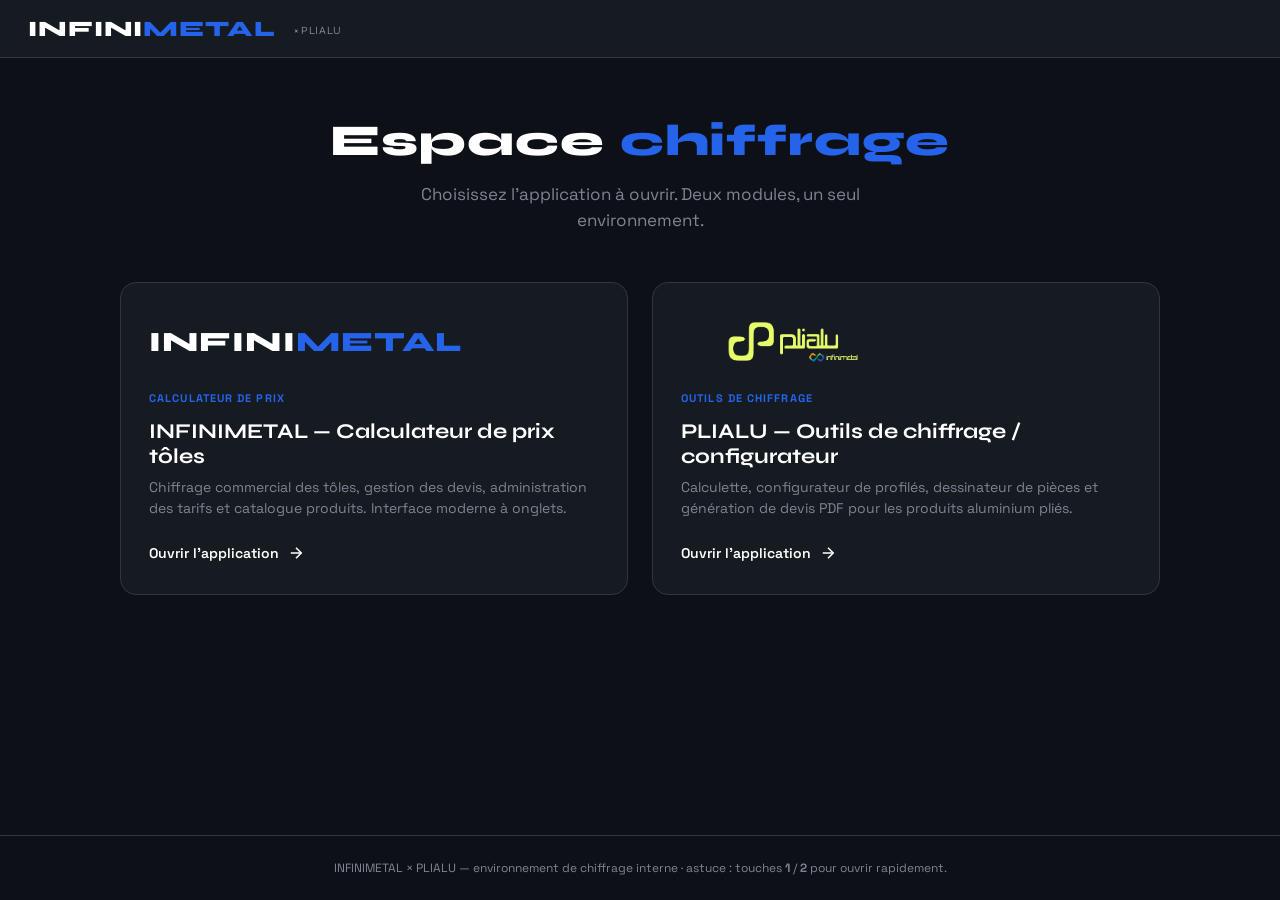
<file: index.html>
<!DOCTYPE html>
<html lang="fr">
<head>
  <meta charset="UTF-8">
  <meta name="viewport" content="width=device-width, initial-scale=1.0">
  <title>INFINIMETAL × PLIALU — Hub</title>
  <meta name="description" content="Hub central : accédez au calculateur de prix tôles INFINIMETAL ou aux outils de chiffrage PLIALU.">
  <link rel="preconnect" href="https://fonts.googleapis.com/">
  <link rel="preconnect" href="https://fonts.gstatic.com/" crossorigin="">
  <link href="https://fonts.googleapis.com/css2?family=Space+Grotesk:wght@400;500;600;700&family=Syne:wght@700;800&display=swap" rel="stylesheet">
  <link rel="stylesheet" href="assets/css/theme.css">
  <link rel="stylesheet" href="assets/css/hub.css">
</head>
<body>

  <header class="hub-header">
    <span class="logo">INFINI<em>METAL</em> <span class="logo-sub">× PLIALU</span></span>
  </header>

  <main class="hub-main">
    <section class="hub-hero">
      <h1>Espace <em>chiffrage</em></h1>
      <p>Choisissez l'application à ouvrir. Deux modules, un seul environnement.</p>
    </section>

    <section class="hub-cards">

      <!-- Carte INFINIMETAL -->
      <a class="hub-card" href="infinimetal/index.html">
        <div class="hub-card-logo">
          <span class="logo" style="font-size:28px">INFINI<em>METAL</em></span>
        </div>
        <span class="tag">Calculateur de prix</span>
        <h2>INFINIMETAL — Calculateur de prix tôles</h2>
        <p>Chiffrage commercial des tôles, gestion des devis, administration des tarifs et catalogue produits. Interface moderne à onglets.</p>
        <span class="hub-cta">
          Ouvrir l'application
          <svg width="18" height="18" viewBox="0 0 24 24" fill="none" stroke="currentColor" stroke-width="2"><line x1="5" y1="12" x2="19" y2="12"></line><polyline points="12 5 19 12 12 19"></polyline></svg>
        </span>
      </a>

      <!-- Carte PLIALU -->
      <a class="hub-card" href="plialu/index.html">
        <div class="hub-card-logo">
          <img src="assets/img/logos/plialu-vert.png" alt="PLIALU"
               onerror="this.style.display='none';this.nextElementSibling.style.display='inline';">
          <span class="logo" style="font-size:28px;display:none">PLI<em>ALU</em></span>
        </div>
        <span class="tag">Outils de chiffrage</span>
        <h2>PLIALU — Outils de chiffrage / configurateur</h2>
        <p>Calculette, configurateur de profilés, dessinateur de pièces et génération de devis PDF pour les produits aluminium pliés.</p>
        <span class="hub-cta">
          Ouvrir l'application
          <svg width="18" height="18" viewBox="0 0 24 24" fill="none" stroke="currentColor" stroke-width="2"><line x1="5" y1="12" x2="19" y2="12"></line><polyline points="12 5 19 12 12 19"></polyline></svg>
        </span>
      </a>

    </section>
  </main>

  <footer class="hub-footer">
    INFINIMETAL × PLIALU — environnement de chiffrage interne · astuce : touches <strong>1</strong> / <strong>2</strong> pour ouvrir rapidement.
  </footer>

  <script src="assets/js/hub.js"></script>
</body>
</html>
</file>
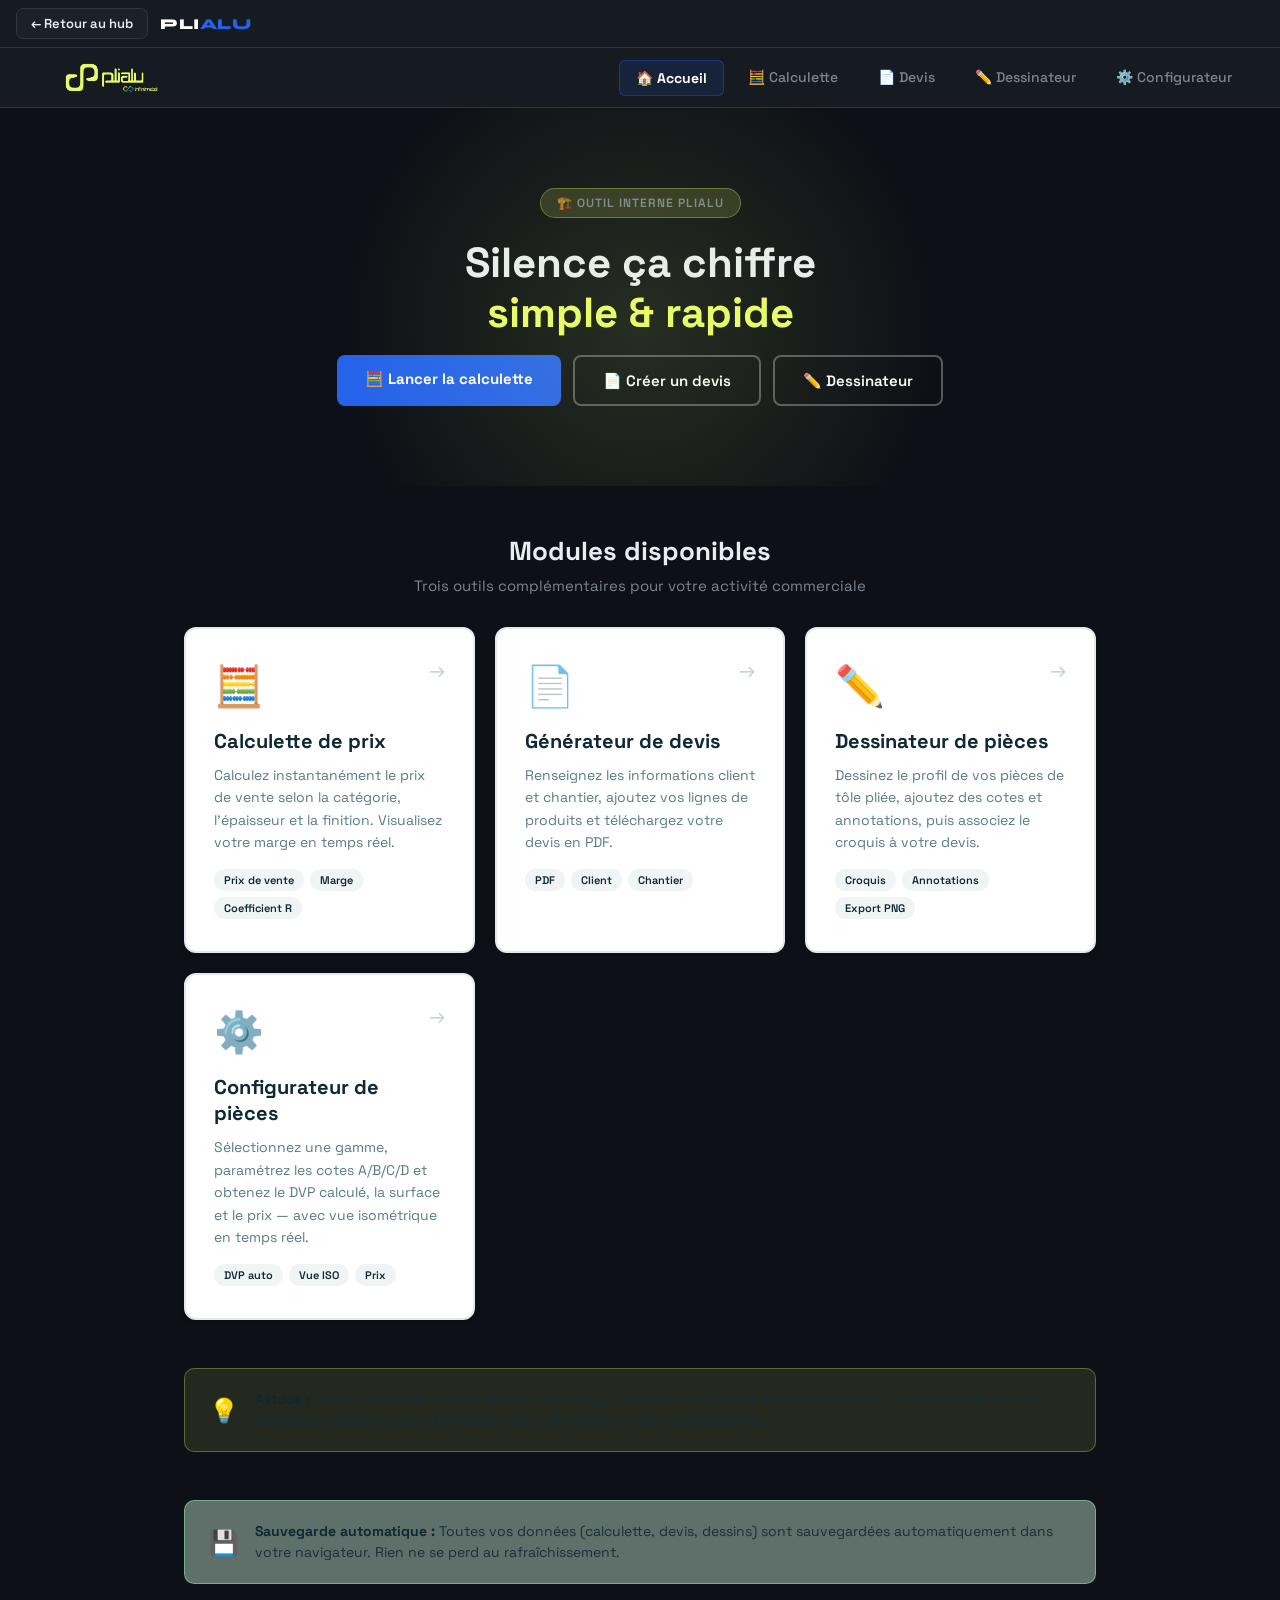
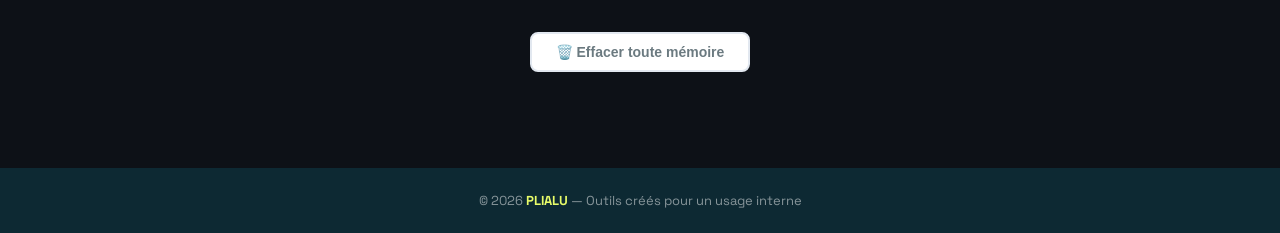
<file: plialu/index.html>
<!DOCTYPE html>
<html lang="fr">
<head>
  <meta charset="UTF-8">
  <meta name="viewport" content="width=device-width, initial-scale=1.0">
  <title>PLIALU — Accueil</title>
  <style>
    /* ════ RESET ════ */
    *, *::before, *::after { box-sizing: border-box; margin: 0; padding: 0; }
    body { font-family: 'Segoe UI', sans-serif; background: #f4f6f8; color: #1a2e35; }

    /* ════ NAVBAR ════ */
    .navbar {
      background: #0d2933;
      padding: 0 32px;
      height: 60px;
      display: flex;
      align-items: center;
      justify-content: space-between;
      position: sticky;
      top: 0;
      z-index: 100;
      box-shadow: 0 2px 12px rgba(0,0,0,0.3);
    }
    .navbar-brand {
      font-size: 20px;
      font-weight: 800;
      color: #e8fc69;
      letter-spacing: 1px;
    }
    .navbar-logo { height: 34px; width: auto; display: block; }
    .navbar-links { display: flex; gap: 8px; }
    .navbar-links a {
      color: rgba(255,255,255,0.75);
      text-decoration: none;
      padding: 8px 16px;
      border-radius: 6px;
      font-size: 14px;
      font-weight: 500;
      transition: all .2s;
    }
    .navbar-links a:hover { background: rgba(232,252,105,0.15); color: #e8fc69; }
    .navbar-links a.active { background: #e8fc69; color: #0d2933; font-weight: 700; }

    /* ════ HERO ════ */
    .hero {
      background: #0d2933;
      padding: 80px 32px;
      text-align: center;
      position: relative;
      overflow: hidden;
    }
    .hero::before {
      content: '';
      position: absolute;
      top: -80px; left: 50%; transform: translateX(-50%);
      width: 600px; height: 600px;
      background: radial-gradient(circle, rgba(232,252,105,0.12) 0%, transparent 70%);
      pointer-events: none;
    }
    .hero-badge {
      display: inline-block;
      background: rgba(232,252,105,0.15);
      color: #e8fc69;
      border: 1px solid rgba(232,252,105,0.3);
      padding: 6px 16px;
      border-radius: 20px;
      font-size: 12px;
      font-weight: 600;
      letter-spacing: 1px;
      text-transform: uppercase;
      margin-bottom: 20px;
    }
    .hero h1 {
      font-size: 42px;
      font-weight: 900;
      color: #ffffff;
      margin-bottom: 16px;
      line-height: 1.2;
    }
    .hero h1 span { color: #e8fc69; }
    .hero p {
      font-size: 17px;
      color: rgba(255,255,255,0.65);
      max-width: 520px;
      margin: 0 auto 36px;
      line-height: 1.6;
    }
    .hero-btns { display: flex; gap: 12px; justify-content: center; flex-wrap: wrap; }
    .btn-primary {
      background: #e8fc69;
      color: #0d2933;
      padding: 14px 28px;
      border-radius: 8px;
      font-weight: 800;
      font-size: 15px;
      text-decoration: none;
      transition: all .2s;
    }
    .btn-primary:hover { background: #d4e85a; transform: translateY(-2px); box-shadow: 0 6px 20px rgba(232,252,105,0.4); }
    .btn-outline {
      background: transparent;
      color: #ffffff;
      border: 2px solid rgba(255,255,255,0.3);
      padding: 14px 28px;
      border-radius: 8px;
      font-weight: 600;
      font-size: 15px;
      text-decoration: none;
      transition: all .2s;
    }
    .btn-outline:hover { border-color: #e8fc69; color: #e8fc69; }

    /* ════ CONTAINER ════ */
    .container { max-width: 960px; margin: 0 auto; padding: 48px 24px; }

    /* ════ SECTION TITRE ════ */
    .section-title {
      text-align: center;
      margin-bottom: 32px;
    }
    .section-title h2 { font-size: 26px; font-weight: 800; color: #0d2933; }
    .section-title p { color: #5a7a85; margin-top: 8px; font-size: 15px; }

    /* ════ MODULES GRID ════ */
    .modules-grid { display: grid; grid-template-columns: repeat(auto-fit, minmax(280px, 1fr)); gap: 20px; margin-bottom: 48px; }
    .module-card {
      background: #fff;
      border-radius: 12px;
      padding: 32px 28px;
      border: 2px solid #e2e8f0;
      text-decoration: none;
      color: inherit;
      transition: all .25s;
      display: block;
      position: relative;
      overflow: hidden;
    }
    .module-card::after {
      content: '';
      position: absolute;
      bottom: 0; left: 0; right: 0;
      height: 4px;
      background: #e8fc69;
      transform: scaleX(0);
      transition: transform .25s;
    }
    .module-card:hover { transform: translateY(-4px); box-shadow: 0 12px 32px rgba(13,41,51,0.12); border-color: #0d2933; }
    .module-card:hover::after { transform: scaleX(1); }
    .module-icon { font-size: 40px; margin-bottom: 16px; }
    .module-card h3 { font-size: 20px; font-weight: 800; color: #0d2933; margin-bottom: 10px; }
    .module-card p { font-size: 14px; color: #5a7a85; line-height: 1.6; margin-bottom: 16px; }
    .module-tags { display: flex; gap: 6px; flex-wrap: wrap; }
    .tag {
      background: #f0f4f5;
      color: #0d2933;
      padding: 4px 10px;
      border-radius: 20px;
      font-size: 11px;
      font-weight: 600;
    }
    .module-arrow {
      position: absolute;
      top: 28px; right: 28px;
      font-size: 20px;
      color: #c0d0d5;
      transition: all .2s;
    }
    .module-card:hover .module-arrow { color: #0d2933; transform: translateX(4px); }

    /* ════ INFO BAND ════ */
    .info-band {
      background: rgba(232,252,105,0.1);
      border: 1px solid rgba(232,252,105,0.3);
      border-radius: 10px;
      padding: 20px 24px;
      display: flex;
      align-items: center;
      gap: 16px;
      margin-bottom: 48px;
    }
    .info-band span { font-size: 24px; }
    .info-band p { font-size: 14px; color: #1a2e35; line-height: 1.5; }
    .info-band strong { color: #0d2933; }

    /* ════ FOOTER ════ */
    footer {
      background: #0d2933;
      color: rgba(255,255,255,0.5);
      text-align: center;
      padding: 24px;
      font-size: 13px;
    }
    footer strong { color: #e8fc69; }

    /* ════ RESPONSIVE ════ */
    @media (max-width: 600px) {
      .hero h1 { font-size: 28px; }
      .navbar { padding: 0 16px; }
      .navbar-brand { font-size: 16px; }
      .navbar-logo { height: 26px; }
      .navbar-links a { padding: 6px 10px; font-size: 12px; }
    }
  </style>
  <!-- Hub : thème commun INFINIMETAL -->
  <link rel="preconnect" href="https://fonts.googleapis.com/">
  <link rel="preconnect" href="https://fonts.gstatic.com/" crossorigin>
  <link href="https://fonts.googleapis.com/css2?family=Space+Grotesk:wght@400;500;600;700&family=Syne:wght@700;800&display=swap" rel="stylesheet">
  <link rel="stylesheet" href="../assets/css/theme.css">
  <link rel="stylesheet" href="css/plialu-theme.css">
</head>
<body>
<!-- Bandeau retour vers le hub central -->
<div class="hub-return-bar">
  <a class="hub-back" href="../index.html">← Retour au hub</a>
  <span class="hub-mod">PLI<em>ALU</em></span>
</div>


<!-- NAVBAR -->
<nav class="navbar">
  <a href="index.html" style="text-decoration:none;display:flex;align-items:center;"><img src="Plialu_INFINI Vert.png" alt="PLIALU" class="navbar-logo"></a>
  <div class="navbar-links">
    <a href="index.html" class="active">🏠 Accueil</a>
    <a href="calcul.html">🧮 Calculette</a>
    <a href="devis.html">📄 Devis</a>
    <a href="dessinateur.html">✏️ Dessinateur</a>
    <a href="configurateur.html">⚙️ Configurateur</a>
  </div>
</nav>

<!-- HERO -->
<section class="hero">
  <div class="hero-badge">🏗️ Outil interne PLIALU</div>
  <h1>Silence ça chiffre<br><span>simple &amp; rapide</span></h1>
  <div class="hero-btns">
    <a href="calcul.html" class="btn-primary">🧮 Lancer la calculette</a>
    <a href="devis.html" class="btn-outline">📄 Créer un devis</a>
    <a href="dessinateur.html" class="btn-outline">✏️ Dessinateur</a>
  </div>
</section>

<!-- CONTENU -->
<div class="container">

  <!-- Modules -->
  <div class="section-title">
    <h2>Modules disponibles</h2>
    <p>Trois outils complémentaires pour votre activité commerciale</p>
  </div>

  <div class="modules-grid">

    <a href="calcul.html" class="module-card">
      <div class="module-arrow">→</div>
      <div class="module-icon">🧮</div>
      <h3>Calculette de prix</h3>
      <p>Calculez instantanément le prix de vente selon la catégorie, l'épaisseur et la finition. Visualisez votre marge en temps réel.</p>
      <div class="module-tags">
        <span class="tag">Prix de vente</span>
        <span class="tag">Marge</span>
        <span class="tag">Coefficient R</span>
      </div>
    </a>

    <a href="devis.html" class="module-card">
      <div class="module-arrow">→</div>
      <div class="module-icon">📄</div>
      <h3>Générateur de devis</h3>
      <p>Renseignez les informations client et chantier, ajoutez vos lignes de produits et téléchargez votre devis en PDF.</p>
      <div class="module-tags">
        <span class="tag">PDF</span>
        <span class="tag">Client</span>
        <span class="tag">Chantier</span>
      </div>
    </a>

    <a href="dessinateur.html" class="module-card">
      <div class="module-arrow">→</div>
      <div class="module-icon">✏️</div>
      <h3>Dessinateur de pièces</h3>
      <p>Dessinez le profil de vos pièces de tôle pliée, ajoutez des cotes et annotations, puis associez le croquis à votre devis.</p>
      <div class="module-tags">
        <span class="tag">Croquis</span>
        <span class="tag">Annotations</span>
        <span class="tag">Export PNG</span>
      </div>
    </a>

    <a href="configurateur.html" class="module-card">
      <div class="module-arrow">→</div>
      <div class="module-icon">⚙️</div>
      <h3>Configurateur de pièces</h3>
      <p>Sélectionnez une gamme, paramétrez les cotes A/B/C/D et obtenez le DVP calculé, la surface et le prix — avec vue isométrique en temps réel.</p>
      <div class="module-tags">
        <span class="tag">DVP auto</span>
        <span class="tag">Vue ISO</span>
        <span class="tag">Prix</span>
      </div>
    </a>

  </div>

  <!-- Info band -->
  <div class="info-band">
    <span>💡</span>
    <p><strong>Astuce :</strong> Utilisez la calculette pour estimer vos marges, dessinez vos pièces dans le dessinateur, puis basculez vers le générateur de devis pour formaliser votre offre client en PDF professionnel.</p>
  </div>

  <!-- Info sauvegarde -->
  <div class="info-band" style="background:rgba(220,252,231,0.4);border-color:rgba(134,239,172,0.5)">
    <span>💾</span>
    <p><strong>Sauvegarde automatique :</strong> Toutes vos donn&eacute;es (calculette, devis, dessins) sont sauvegard&eacute;es automatiquement dans votre navigateur. Rien ne se perd au rafra&icirc;chissement.</p>
  </div>

  <!-- Reset global -->
  <div style="text-align:center;margin-bottom:48px">
    <button onclick="if(confirm('Effacer TOUTE la m\u00e9moire du projet (calculette, devis, dessinateur) ?\n\nCette action est irr\u00e9versible.')){localStorage.removeItem('plialu_project_data');localStorage.removeItem('plialu-devis');localStorage.removeItem('plialu-devis-dessins');alert('M\u00e9moire effac\u00e9e avec succ\u00e8s !');}" style="background:#fff;color:#6b7a80;border:2px solid #e2e8f0;border-radius:8px;padding:10px 24px;font-size:14px;font-weight:600;cursor:pointer;transition:all .2s" onmouseover="this.style.borderColor='#d9534f';this.style.color='#d9534f'" onmouseout="this.style.borderColor='#e2e8f0';this.style.color='#6b7a80'">🗑️ Effacer toute m&eacute;moire</button>
  </div>

</div>

<!-- FOOTER -->
<footer>
  <p>© 2026 <strong>PLIALU</strong> — Outils créés pour un usage interne</p>
</footer>

</body>
</html>
</file>
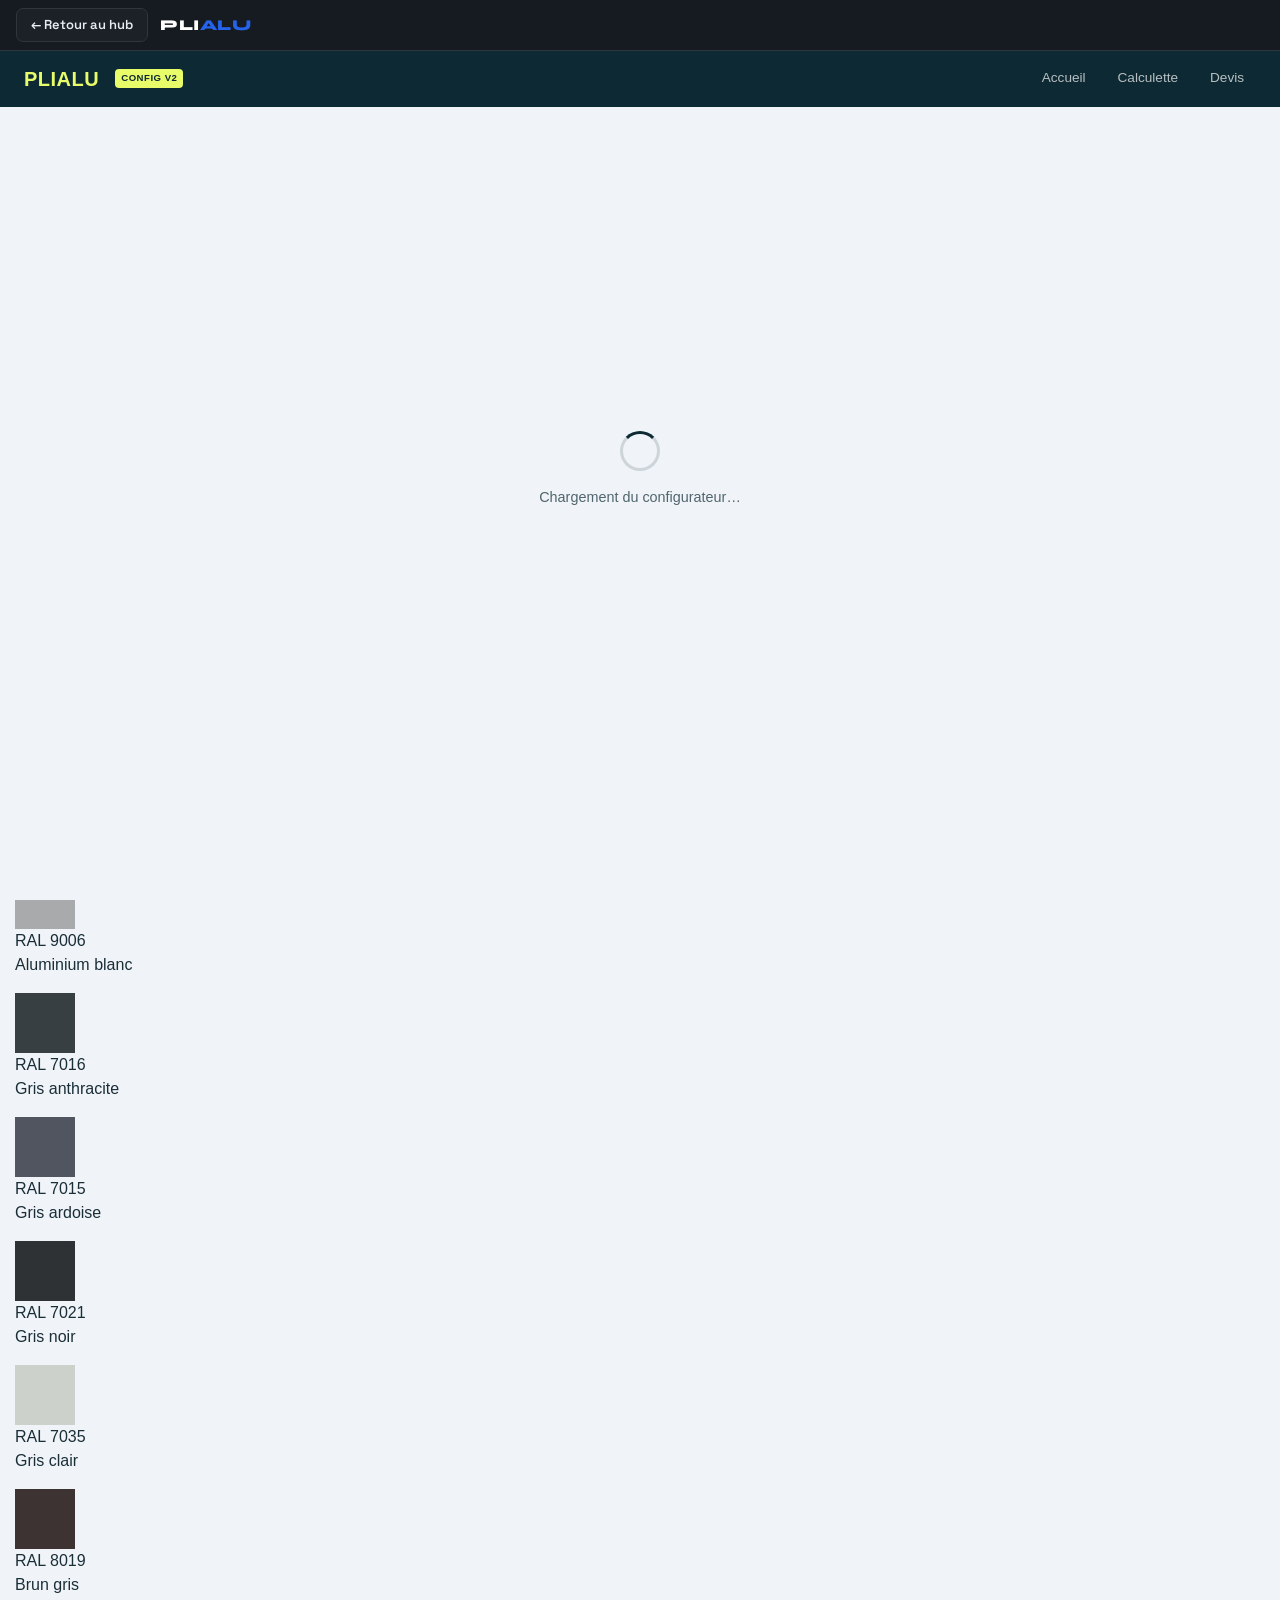
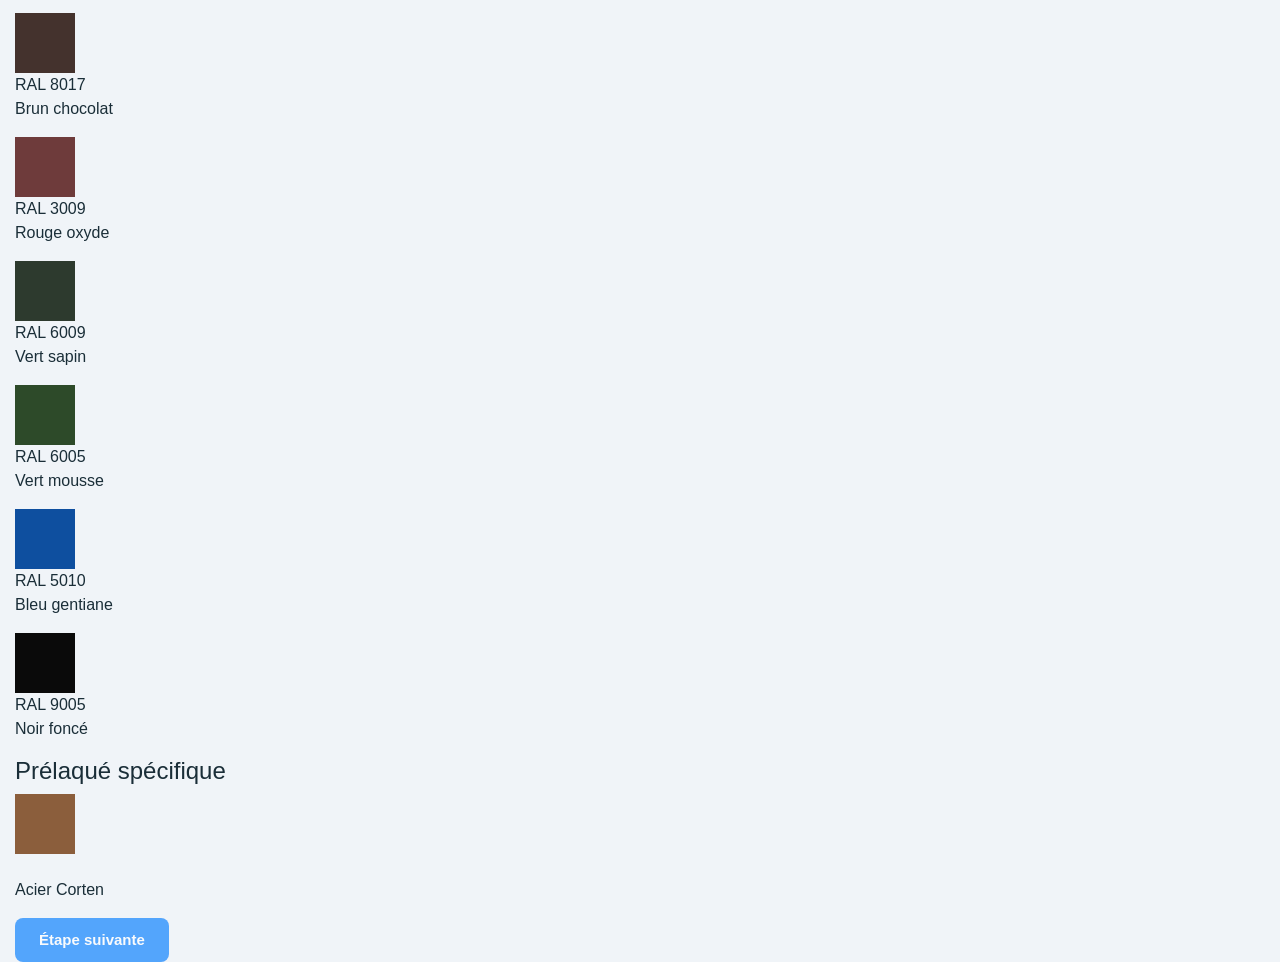
<file: plialu/config-v2.html>
<!DOCTYPE html>
<html lang="fr">
<head>
  <meta charset="UTF-8">
  <meta name="viewport" content="width=device-width, initial-scale=1.0">
  <title>Configurateur V2 — PLIALU</title>
  <!-- Bootstrap 4 core (layout, utilities) -->
  <link rel="stylesheet" href="https://cdn.jsdelivr.net/npm/bootstrap@4.6.2/dist/css/bootstrap.min.css">
  <!-- BootstrapVue components CSS (sidebar, form, toast, etc.) -->
  <link rel="stylesheet" href="js/easytest2.css">
  <style>
    /* ── Charte PLIALU ── */
    :root {
      --plialu-dark: #0d2933;
      --plialu-accent: #e8fc69;
      --plialu-bg: #f0f4f8;
      --plialu-text: #1a2e38;
    }

    * { box-sizing: border-box; }
    body {
      margin: 0;
      font-family: 'Segoe UI', sans-serif;
      background: var(--plialu-bg);
      color: var(--plialu-text);
    }

    /* ── Navbar ── */
    .plialu-nav {
      background: var(--plialu-dark);
      color: #fff;
      padding: 0 24px;
      height: 56px;
      display: flex;
      align-items: center;
      gap: 16px;
      position: sticky;
      top: 0;
      z-index: 1100;
    }
    .plialu-nav .brand {
      font-size: 1.25rem;
      font-weight: 900;
      color: var(--plialu-accent);
      letter-spacing: 0.5px;
      text-decoration: none;
    }
    .plialu-nav .badge-v2 {
      background: var(--plialu-accent);
      color: var(--plialu-dark);
      font-size: 0.6rem;
      font-weight: 800;
      padding: 2px 6px;
      border-radius: 4px;
      letter-spacing: 0.5px;
    }
    .plialu-nav .nav-links {
      margin-left: auto;
      display: flex;
      gap: 8px;
    }
    .plialu-nav .nav-links a {
      color: rgba(255,255,255,0.7);
      text-decoration: none;
      font-size: 0.85rem;
      padding: 6px 12px;
      border-radius: 4px;
      transition: background 0.15s;
    }
    .plialu-nav .nav-links a:hover {
      background: rgba(255,255,255,0.1);
      color: #fff;
    }

    /* ── Zone configurateur ── */
    #configurator-wrapper {
      min-height: calc(100vh - 56px);
    }

    /* Force le configurateur à prendre toute la largeur */
    #product-configurator {
      min-height: calc(100vh - 56px);
    }

    /* ── Chargement ── */
    #loading-overlay {
      position: fixed;
      inset: 56px 0 0 0;
      background: var(--plialu-bg);
      display: flex;
      flex-direction: column;
      align-items: center;
      justify-content: center;
      z-index: 999;
      gap: 16px;
    }
    #loading-overlay .spinner {
      width: 40px;
      height: 40px;
      border: 3px solid rgba(13,41,51,0.15);
      border-top-color: var(--plialu-dark);
      border-radius: 50%;
      animation: spin 0.8s linear infinite;
    }
    #loading-overlay p {
      color: var(--plialu-dark);
      font-size: 0.9rem;
      opacity: 0.7;
    }
    @keyframes spin { to { transform: rotate(360deg); } }

    /* ── Masquer les étapes 1 & 2 ── */
    /* Header avec titre + breadcrumb 1/2/3 */
    .configurator-summary-header { display: none !important; }
    /* Bouton "Étape précédente" (inutile si on démarre à l'étape 3) */
    .previous-step               { display: none !important; }
    /* Sécurité : cacher le breadcrumb s'il apparaît ailleurs */
    .configurator-step-wrapper   { display: none !important; }
    /* Masquer l'aide desktop (prend de la place inutilement) */
    .help-wrapper-desktop        { display: none !important; }

  </style>
  <!-- Hub : thème commun INFINIMETAL -->
  <link rel="preconnect" href="https://fonts.googleapis.com/">
  <link rel="preconnect" href="https://fonts.gstatic.com/" crossorigin>
  <link href="https://fonts.googleapis.com/css2?family=Space+Grotesk:wght@400;500;600;700&family=Syne:wght@700;800&display=swap" rel="stylesheet">
  <link rel="stylesheet" href="../assets/css/theme.css">
</head>
<body>
<!-- Bandeau retour vers le hub central -->
<div class="hub-return-bar">
  <a class="hub-back" href="../index.html">← Retour au hub</a>
  <span class="hub-mod">PLI<em>ALU</em></span>
</div>


  <!-- Navbar PLIALU -->
  <nav class="plialu-nav">
    <a href="index.html" class="brand">PLIALU</a>
    <span class="badge-v2">CONFIG V2</span>

    <div class="nav-links">
      <a href="index.html">Accueil</a>
      <a href="calcul.html">Calculette</a>
      <a href="devis.html">Devis</a>
    </div>
  </nav>

  <!-- Overlay de chargement -->
  <div id="loading-overlay">
    <div class="spinner"></div>
    <p>Chargement du configurateur…</p>
  </div>

  <!-- Point de montage Vue -->
  <div id="configurator-wrapper">
    <div id="product-configurator"></div>
  </div>

  <script>
  // ══════════════════════════════════════════════════════
  // 1. Locale
  // ══════════════════════════════════════════════════════
  window.vue_locale = 'fr_FR';

  // ══════════════════════════════════════════════════════
  // 2. Traductions (injectées directement, pas de fetch)
  // ══════════════════════════════════════════════════════
  (function () {
    var msgs = {
      'messages.app:configurator:main_title'                               : 'Configurateur de profilés aluminium',
      'messages.app:configurator:my_configuration'                         : 'Ma configuration',
      'messages.app:configurator:finish_and_colors'                        : '1) Finition & couleur',
      'messages.app:configurator:standard_colors'                          : 'Couleurs standards',
      'messages.app:configurator:thickness'                                : '2) Épaisseur',
      'messages.app:configurator:dimensions'                               : '3) Dimensions',
      'messages.app:configurator:plotting_tools'                           : 'Outils de dessin',
      'messages.app:configurator:predefinies_shapes'                       : 'Formes prédéfinies',
      'messages.app:configurator:tutorial'                                 : 'Tutoriel',
      'messages.app:configurator:previous_step'                            : 'Étape précédente',
      'messages.app:configurator:next_step'                                : 'Étape suivante',
      'messages.app:configurator:add_cart'                                 : 'Ajouter au devis',
      'messages.app:configurator:need_help'                                : 'Besoin d\'aide ?',
      'messages.app:configurator:contact_us'                               : 'Contactez-nous',
      'messages.app:configurator:help'                                     : 'Aide',
      'messages.app:configurator:length_title'                             : 'Longueur du profilé (mm)',
      'messages.app:configurator:length_desc'                              : 'Saisissez la longueur souhaitée en millimètres.',
      'messages.app:configurator:angle_title'                              : 'Angles de pliage',
      'messages.app:configurator:how_to_enter_dimension'                   : 'Cliquez sur un segment pour modifier sa longueur ou son angle.',
      'messages.app:configurator:how_to_calculate_the_length'              : 'Comment calculer la longueur ?',
      'messages.app:configurator:how_to_choose_the_thickness'              : 'Comment choisir l\'épaisseur ?',
      'messages.app:configurator:add_another_length'                       : 'Ajouter une longueur',
      'messages.app:configurator:length'                                   : 'Longueur',
      'messages.app:configurator:quantity'                                 : 'Quantité',
      'messages.app:configurator:mm'                                       : 'mm',
      'messages.app:configurator:°'                                        : '°',
      'messages.app:configurator:total_amount'                             : 'Montant total',
      'messages.app:configurator:ttc'                                      : 'TTC',
      'messages.app:configurator:including_taxes'                          : 'dont TVA',
      'messages.app:configurator:pre_painted_side'                         : 'Face laquée',
      'messages.app:configurator:edit_pre_painted_side'                    : 'Modifier la face laquée',
      'messages.app:configurator:what_is_the_pre_painted_side'             : 'Qu\'est-ce que la face laquée ?',
      'messages.app:configurator:message_alert_info_schema'                : 'Ce schéma est indicatif. Vérifiez vos dimensions avant commande.',
      'messages.app:configurator:delete_segment_warning'                   : 'Supprimer ce segment ?',
      'messages.app:configurator:delete_main_segment_warning'              : 'Impossible de supprimer le segment principal.',
      'messages.app:configurator:plotting_btn:center_drawing'              : 'Centrer le dessin',
      'messages.app:configurator:plotting_btn:delete_segment'              : 'Supprimer le segment',
      'messages.app:configurator:plotting_btn:inside_fold'                 : 'Pli vers l\'intérieur',
      'messages.app:configurator:plotting_btn:outer_fold'                  : 'Pli vers l\'extérieur',
      'messages.app:configurator:plotting_btn:add_segment_left'            : 'Ajouter un segment à gauche',
      'messages.app:configurator:plotting_btn:add_segment_right'           : 'Ajouter un segment à droite',
      // Color types (dynamiques : e.toLowerCase())
      'messages.app:configurator:raw_finish'                               : 'Brut',
      'messages.app:configurator:pre_painted_color'                        : 'Prélaqué couleur',
      'messages.app:configurator:prelaque_standard'                        : 'Prélaqué standard',
      'messages.app:configurator:prelaque_sable'                           : 'Prélaqué sablé',
      'messages.app:configurator:prelaque_specifique'                      : 'Prélaqué spécifique',
      'messages.app:configurator:ral_surface'                              : 'Surface RAL',
      // Messages de validation (avec placeholders vue-i18n {x}, {count}, etc.)
      'messages.app:configurator:the_shape_length_must_be_x_mm_at_least'  : 'La longueur totale doit être au minimum {x} mm.',
      'messages.app:configurator:the_shape_length_must_be_x_mm_at_most'   : 'La longueur totale ne peut pas dépasser {x} mm.',
      'messages.app:configurator:you_reached_the_maximum_number_of_folds_x': 'Nombre maximum de plis atteint ({count}).',
      'messages.app:configurator:the_max_expanded_length_is_x'            : 'Le développé maximum est {x} mm.',
      'messages.app:configurator:the_length_must_be_at_least_x'           : 'La longueur doit être au minimum {x} mm.',
      'messages.app:configurator:the_angle_must_be_at_least_x'            : 'L\'angle doit être au minimum {x}°.',
      'messages.app:configurator:the_crushed_segment_length_should_be_between_x_and_x':
                                                                             'La longueur de l\'écrasé doit être entre {minLength} et {maxLength} mm.',
    };
    try {
      sessionStorage.setItem('configurator.version', '0.0.2');
      sessionStorage.setItem('configurator.messages.fr_FR', JSON.stringify(msgs));
    } catch (e) {
      // sessionStorage indisponible (mode privé strict) — l'app fera un fetch
    }
  })();

  // ══════════════════════════════════════════════════════
  // 3. Intercepteur fetch (traductions + addToCart)
  // ══════════════════════════════════════════════════════
  (function () {
    var _fetch = window.fetch.bind(window);
    window.fetch = function (url, opts) {
      var u = typeof url === 'string' ? url : (url && url.url) || '';

      // Endpoint traductions
      if (u.indexOf('configurator-translations') !== -1) {
        var msgs = JSON.parse(sessionStorage.getItem('configurator.messages.fr_FR') || '{}');
        return Promise.resolve({
          ok: true,
          status: 200,
          json: function () { return Promise.resolve({ fr_FR: msgs }); }
        });
      }

      // Endpoint ajout panier → redirige vers devis.html
      if (u.indexOf('addToCart') !== -1 || u.indexOf('add-to-cart') !== -1) {
        alert('✔ Configuration enregistrée. Redirection vers le module Devis…');
        setTimeout(function () { window.location.href = 'devis.html'; }, 300);
        return Promise.resolve({
          ok: true,
          status: 200,
          json: function () { return Promise.resolve({ success: true }); }
        });
      }

      return _fetch(url, opts);
    };
  })();

  // ══════════════════════════════════════════════════════
  // 4. Données produits PLIALU
  // ══════════════════════════════════════════════════════
  function makeSwatch(hex) {
    return "data:image/svg+xml,%3Csvg xmlns='http://www.w3.org/2000/svg' width='60' height='60'%3E%3Crect width='60' height='60' fill='" + hex + "'/%3E%3C/svg%3E";
  }

  window.vue_configurator_configuration = JSON.stringify({
    addToCartUri: '/addToCart',
    cartUri: '/devis.html',

    colorConfiguration: {
      options: [
        { code: 'ALUMINIUM',  name: 'Aluminium brut',    ralColor: null,         colorType: 'RAW_FINISH',          image: makeSwatch('%23c8cdd1') },
        { code: 'RAL1013',    name: 'Blanc perlé',       ralColor: 'RAL 1013',   colorType: 'PRELAQUE_STANDARD',   image: makeSwatch('%23e9e5ce') },
        { code: 'RAL9010',    name: 'Blanc pur',         ralColor: 'RAL 9010',   colorType: 'PRELAQUE_STANDARD',   image: makeSwatch('%23f4f0e8') },
        { code: 'RAL9002',    name: 'Blanc gris',        ralColor: 'RAL 9002',   colorType: 'PRELAQUE_STANDARD',   image: makeSwatch('%23e7e3da') },
        { code: 'RAL9006',    name: 'Aluminium blanc',   ralColor: 'RAL 9006',   colorType: 'PRELAQUE_STANDARD',   image: makeSwatch('%23a8aaac') },
        { code: 'RAL7016',    name: 'Gris anthracite',   ralColor: 'RAL 7016',   colorType: 'PRELAQUE_STANDARD',   image: makeSwatch('%23373f43') },
        { code: 'RAL7015',    name: 'Gris ardoise',      ralColor: 'RAL 7015',   colorType: 'PRELAQUE_STANDARD',   image: makeSwatch('%23515560') },
        { code: 'RAL7021',    name: 'Gris noir',         ralColor: 'RAL 7021',   colorType: 'PRELAQUE_STANDARD',   image: makeSwatch('%232f3234') },
        { code: 'RAL7035',    name: 'Gris clair',        ralColor: 'RAL 7035',   colorType: 'PRELAQUE_STANDARD',   image: makeSwatch('%23cdd1cc') },
        { code: 'RAL8019',    name: 'Brun gris',         ralColor: 'RAL 8019',   colorType: 'PRELAQUE_STANDARD',   image: makeSwatch('%233d3332') },
        { code: 'RAL8017',    name: 'Brun chocolat',     ralColor: 'RAL 8017',   colorType: 'PRELAQUE_STANDARD',   image: makeSwatch('%2344322d') },
        { code: 'RAL3009',    name: 'Rouge oxyde',       ralColor: 'RAL 3009',   colorType: 'PRELAQUE_STANDARD',   image: makeSwatch('%236e3b3b') },
        { code: 'RAL6009',    name: 'Vert sapin',        ralColor: 'RAL 6009',   colorType: 'PRELAQUE_STANDARD',   image: makeSwatch('%232d3a2e') },
        { code: 'RAL6005',    name: 'Vert mousse',       ralColor: 'RAL 6005',   colorType: 'PRELAQUE_STANDARD',   image: makeSwatch('%232d4a29') },
        { code: 'RAL5010',    name: 'Bleu gentiane',     ralColor: 'RAL 5010',   colorType: 'PRELAQUE_STANDARD',   image: makeSwatch('%230e4f9f') },
        { code: 'RAL9005',    name: 'Noir foncé',        ralColor: 'RAL 9005',   colorType: 'PRELAQUE_STANDARD',   image: makeSwatch('%230a0a0a') },
        { code: 'ALUANODISE', name: 'Aluminium anodisé', ralColor: null,         colorType: 'RAW_FINISH',          image: makeSwatch('%23b0b8c0') },
        { code: 'CORTEN',     name: 'Acier Corten',      ralColor: null,         colorType: 'PRELAQUE_SPECIFIQUE', image: makeSwatch('%238b5e3c') },
      ]
    },

    thicknessConfiguration: {
      options: [
        { code: '08', name: '8/10  (0,8 mm)' },
        { code: '1',  name: '10/10 (1,0 mm)' },
        { code: '15', name: '15/10 (1,5 mm)' },
      ]
    },

    availableVariants: (function () {
      var stdColors = ['RAL1013','RAL9010','RAL9002','RAL9006','RAL7016','RAL7015','RAL7021','RAL7035','RAL8019','RAL8017','RAL3009','RAL6009','RAL6005','RAL5010','RAL9005'];
      var thicknesses = ['08', '1', '15'];
      var taxRate = { rate: 20, isIncludedInPrice: true };
      var variants = [];

      // Aluminium brut : toutes épaisseurs
      thicknesses.forEach(function (th) {
        variants.push({
          gridPricingCode: 'brut_' + th,
          taxRate: taxRate,
          optionValues: [{ optionCode: 'RAL_COLOR', code: 'ALUMINIUM' }, { optionCode: 'THICKNESS', code: th }],
          enabled: true
        });
      });

      // Prélaqué standard : toutes épaisseurs
      stdColors.forEach(function (color) {
        thicknesses.forEach(function (th) {
          variants.push({
            gridPricingCode: 'laque_' + th,
            taxRate: taxRate,
            optionValues: [{ optionCode: 'RAL_COLOR', code: color }, { optionCode: 'THICKNESS', code: th }],
            enabled: true
          });
        });
      });

      // Aluminium anodisé : 1,0 mm uniquement
      variants.push({
        gridPricingCode: 'anodise',
        taxRate: taxRate,
        optionValues: [{ optionCode: 'RAL_COLOR', code: 'ALUANODISE' }, { optionCode: 'THICKNESS', code: '1' }],
        enabled: true
      });

      // Corten : 1,5 mm uniquement
      variants.push({
        gridPricingCode: 'laque_15',
        taxRate: taxRate,
        optionValues: [{ optionCode: 'RAL_COLOR', code: 'CORTEN' }, { optionCode: 'THICKNESS', code: '15' }],
        enabled: true
      });

      return variants;
    })(),

    configuratorConfiguration: {
      maxCrushedLength : 30,
      maxExpendedLength: 1500,
      maxFolds         : 7,
      maxShapeLength   : 1250,
      minCrushedLength : 5,
      minSegmentLength : 15,
      minFoldAngle     : 45,
      minShapeLength   : 50
    },

    // Tarifs TTC en centimes / mètre linéaire développé, par tranche de longueur
    gridPricings: {
      'brut_08':  [{maxLength:250,price:650},{maxLength:500,price:620},{maxLength:750,price:590},{maxLength:1000,price:570},{maxLength:1250,price:550},{maxLength:1500,price:530}],
      'brut_1':   [{maxLength:250,price:800},{maxLength:500,price:760},{maxLength:750,price:730},{maxLength:1000,price:700},{maxLength:1250,price:675},{maxLength:1500,price:650}],
      'brut_15':  [{maxLength:250,price:1000},{maxLength:500,price:950},{maxLength:750,price:910},{maxLength:1000,price:870},{maxLength:1250,price:840},{maxLength:1500,price:810}],
      'laque_08': [{maxLength:250,price:1150},{maxLength:500,price:1100},{maxLength:750,price:1060},{maxLength:1000,price:1020},{maxLength:1250,price:990},{maxLength:1500,price:960}],
      'laque_1':  [{maxLength:250,price:1300},{maxLength:500,price:1250},{maxLength:750,price:1200},{maxLength:1000,price:1160},{maxLength:1250,price:1130},{maxLength:1500,price:1100}],
      'laque_15': [{maxLength:250,price:1550},{maxLength:500,price:1490},{maxLength:750,price:1440},{maxLength:1000,price:1390},{maxLength:1250,price:1350},{maxLength:1500,price:1310}],
      'anodise':  [{maxLength:250,price:1800},{maxLength:500,price:1730},{maxLength:750,price:1670},{maxLength:1000,price:1620},{maxLength:1250,price:1580},{maxLength:1500,price:1540}]
    }
  });

  // ══════════════════════════════════════════════════════
  // 5. Après le montage Vue : skip vers l'étape drawingBoard
  // ══════════════════════════════════════════════════════
  (function () {
    var overlay  = document.getElementById('loading-overlay');
    var target   = document.getElementById('product-configurator');
    var skipped  = false;

    function hideOverlay() {
      if (!overlay) return;
      overlay.style.transition = 'opacity 0.3s';
      overlay.style.opacity = '0';
      setTimeout(function () { overlay && overlay.remove(); overlay = null; }, 350);
    }

    // Accède au store et pré-sélectionne couleur + épaisseur puis saute à l'étape 3
    function skipToDrawingBoard() {
      if (skipped) return;
      var vue = target.__vue__;
      if (!vue || !vue.$store) return;
      skipped = true;

      var store = vue.$store;
      var cfg   = store.state.configuration.configuration;
      var colorOpts     = cfg.colorConfiguration.options;
      var thicknessOpts = cfg.thicknessConfiguration.options;

      // Sélection initiale : RAL1013 + 15/10
      var defaultColor     = colorOpts.find(function (o) { return o.code === 'RAL1013'; }) || colorOpts[0];
      var defaultThickness = thicknessOpts.find(function (o) { return o.code === '15'; })  || thicknessOpts[0];

      store.commit('configuration/setColorSelectedOption',     defaultColor);
      store.commit('configuration/setThicknessSelectedOption', defaultThickness);
      store.dispatch('step/setStep', 'drawingBoard');

      hideOverlay();
    }

    // Observer : dès que Vue peuple #product-configurator, tenter le skip
    var observer = new MutationObserver(function () {
      if (target.children.length > 0) {
        observer.disconnect();
        // Laisser Vue finir le premier render tick avant d'accéder au store
        setTimeout(skipToDrawingBoard, 80);
      }
    });
    observer.observe(target, { childList: true, subtree: false });

    // Fallback : si MutationObserver manque le premier render
    setTimeout(function () { skipToDrawingBoard(); hideOverlay(); }, 5000);
  })();
  </script>

  <!-- jQuery + Bootstrap 4 JS (requis pour les modaux data-toggle="modal") -->
  <script src="https://code.jquery.com/jquery-3.6.4.min.js"></script>
  <script src="https://cdn.jsdelivr.net/npm/bootstrap@4.6.2/dist/js/bootstrap.bundle.min.js"></script>

  <!-- Configurateur Easypliage (Vue 2 + Vuex + BootstrapVue bundlé) -->
  <script src="js/easytest.js"></script>

  <!-- ══════════════════════════════════════════════════════
       Modaux Bootstrap référencés par le configurateur
       ══════════════════════════════════════════════════════ -->

  <!-- Aide au dessin -->
  <div class="modal fade" id="drawing-help" tabindex="-1" role="dialog" aria-labelledby="drawing-help-title" aria-hidden="true">
    <div class="modal-dialog modal-lg" role="document">
      <div class="modal-content">
        <div class="modal-header">
          <h5 class="modal-title" id="drawing-help-title">Aide — Outil de dessin</h5>
          <button type="button" class="close" data-dismiss="modal" aria-label="Fermer"><span aria-hidden="true">&times;</span></button>
        </div>
        <div class="modal-body">
          <p><strong>Comment utiliser le configurateur ?</strong></p>
          <ul>
            <li>Cliquez sur un segment pour modifier sa longueur (en mm).</li>
            <li>Cliquez sur un angle pour modifier sa valeur (min 45°).</li>
            <li>Utilisez les boutons <em>Ajouter un segment</em> pour créer de nouveaux plis.</li>
            <li>Le bouton <em>Centrer</em> recentre le dessin dans la zone de travail.</li>
          </ul>
          <p>Le développé maximum est de <strong>1 500 mm</strong>. La longueur minimale par segment est de <strong>15 mm</strong>.</p>
        </div>
        <div class="modal-footer">
          <button type="button" class="btn btn-secondary" data-dismiss="modal">Fermer</button>
        </div>
      </div>
    </div>
  </div>

  <!-- Comment saisir une dimension -->
  <div class="modal fade" id="how-to-enter-dimension-modal" tabindex="-1" role="dialog" aria-labelledby="htedm-title" aria-hidden="true">
    <div class="modal-dialog" role="document">
      <div class="modal-content">
        <div class="modal-header">
          <h5 class="modal-title" id="htedm-title">Comment saisir une dimension ?</h5>
          <button type="button" class="close" data-dismiss="modal" aria-label="Fermer"><span aria-hidden="true">&times;</span></button>
        </div>
        <div class="modal-body">
          <p>Cliquez directement sur le chiffre affiché sur le segment dans le dessin, ou utilisez le champ de saisie correspondant dans le panneau latéral.</p>
          <p>Toutes les dimensions sont exprimées en <strong>millimètres (mm)</strong>.</p>
        </div>
        <div class="modal-footer">
          <button type="button" class="btn btn-secondary" data-dismiss="modal">Fermer</button>
        </div>
      </div>
    </div>
  </div>

  <!-- Comment calculer la longueur -->
  <div class="modal fade" id="how-to-calculate-the-length-modal" tabindex="-1" role="dialog" aria-labelledby="htcl-title" aria-hidden="true">
    <div class="modal-dialog" role="document">
      <div class="modal-content">
        <div class="modal-header">
          <h5 class="modal-title" id="htcl-title">Comment calculer la longueur ?</h5>
          <button type="button" class="close" data-dismiss="modal" aria-label="Fermer"><span aria-hidden="true">&times;</span></button>
        </div>
        <div class="modal-body">
          <p>La <strong>longueur développée</strong> est la somme de tous les segments du profil à plat, sans les épaisseurs de pliage.</p>
          <p>La longueur de coupe (longueur du profilé) est la cote que vous indiquez dans le champ <em>Longueur</em> — c'est la dimension du profilé fini dans sa direction longitudinale.</p>
        </div>
        <div class="modal-footer">
          <button type="button" class="btn btn-secondary" data-dismiss="modal">Fermer</button>
        </div>
      </div>
    </div>
  </div>

  <!-- Qu'est-ce que la face laquée -->
  <div class="modal fade" id="what-is-the-pre-painted-side-modal" tabindex="-1" role="dialog" aria-labelledby="wips-title" aria-hidden="true">
    <div class="modal-dialog" role="document">
      <div class="modal-content">
        <div class="modal-header">
          <h5 class="modal-title" id="wips-title">Qu'est-ce que la face laquée ?</h5>
          <button type="button" class="close" data-dismiss="modal" aria-label="Fermer"><span aria-hidden="true">&times;</span></button>
        </div>
        <div class="modal-body">
          <p>Pour les finitions prélaquées, la peinture est appliquée sur <strong>une seule face</strong> de la tôle (face visible).</p>
          <p>Indiquez quelle face sera visible une fois le profilé posé. Le configurateur en tient compte pour orienter correctement le pli.</p>
        </div>
        <div class="modal-footer">
          <button type="button" class="btn btn-secondary" data-dismiss="modal">Fermer</button>
        </div>
      </div>
    </div>
  </div>

  <!-- Formes prédéfinies -->
  <div class="modal fade" id="predefined-shapes" tabindex="-1" role="dialog" aria-labelledby="ps-title" aria-hidden="true">
    <div class="modal-dialog modal-lg" role="document">
      <div class="modal-content">
        <div class="modal-header">
          <h5 class="modal-title" id="ps-title">Formes prédéfinies</h5>
          <button type="button" class="close" data-dismiss="modal" aria-label="Fermer"><span aria-hidden="true">&times;</span></button>
        </div>
        <div class="modal-body">
          <p>Sélectionnez une forme standard pour démarrer rapidement :</p>
          <div class="row text-center">
            <div class="col-4 mb-3"><div style="border:2px solid #0d2933;padding:12px;border-radius:6px;cursor:pointer;">Équerre simple</div></div>
            <div class="col-4 mb-3"><div style="border:2px solid #0d2933;padding:12px;border-radius:6px;cursor:pointer;">Z inversé</div></div>
            <div class="col-4 mb-3"><div style="border:2px solid #0d2933;padding:12px;border-radius:6px;cursor:pointer;">Couvertine 3 faces</div></div>
            <div class="col-4 mb-3"><div style="border:2px solid #0d2933;padding:12px;border-radius:6px;cursor:pointer;">Bavette droite</div></div>
            <div class="col-4 mb-3"><div style="border:2px solid #0d2933;padding:12px;border-radius:6px;cursor:pointer;">Oméga</div></div>
            <div class="col-4 mb-3"><div style="border:2px solid #0d2933;padding:12px;border-radius:6px;cursor:pointer;">U plat</div></div>
          </div>
        </div>
        <div class="modal-footer">
          <button type="button" class="btn btn-secondary" data-dismiss="modal">Fermer</button>
        </div>
      </div>
    </div>
  </div>

  <!-- Confirmation ajout panier -->
  <div class="modal fade" id="confirmation-modal" tabindex="-1" role="dialog" aria-labelledby="cm-title" aria-hidden="true">
    <div class="modal-dialog" role="document">
      <div class="modal-content">
        <div class="modal-header">
          <h5 class="modal-title" id="cm-title">Configuration enregistrée</h5>
          <button type="button" class="close" data-dismiss="modal" aria-label="Fermer"><span aria-hidden="true">&times;</span></button>
        </div>
        <div class="modal-body">
          <p>Votre configuration a bien été ajoutée. Voulez-vous continuer à configurer ou passer au devis ?</p>
        </div>
        <div class="modal-footer">
          <button type="button" class="btn btn-secondary" data-dismiss="modal">Continuer</button>
          <a href="devis.html" class="btn btn-primary" style="background:#0d2933;border-color:#0d2933;">Aller au devis</a>
        </div>
      </div>
    </div>
  </div>

  <!-- Comment choisir l'épaisseur -->
  <div class="modal fade" id="how-to-choose-thickness-modal" tabindex="-1" role="dialog" aria-labelledby="htct-title" aria-hidden="true">
    <div class="modal-dialog" role="document">
      <div class="modal-content">
        <div class="modal-header">
          <h5 class="modal-title" id="htct-title">Comment choisir l'épaisseur ?</h5>
          <button type="button" class="close" data-dismiss="modal" aria-label="Fermer"><span aria-hidden="true">&times;</span></button>
        </div>
        <div class="modal-body">
          <table class="table table-sm table-bordered">
            <thead><tr><th>Épaisseur</th><th>Usage recommandé</th></tr></thead>
            <tbody>
              <tr><td><strong>8/10 (0,8 mm)</strong></td><td>Bardage léger, protections intérieures</td></tr>
              <tr><td><strong>10/10 (1,0 mm)</strong></td><td>Couvertines, bavettes standards</td></tr>
              <tr><td><strong>15/10 (1,5 mm)</strong></td><td>Acrotères, profils structurels — <strong>recommandé</strong></td></tr>
            </tbody>
          </table>
          <p class="text-muted small">En cas de doute, le <strong>15/10</strong> offre un bon équilibre rigidité / poids pour la plupart des applications.</p>
        </div>
        <div class="modal-footer">
          <button type="button" class="btn btn-secondary" data-dismiss="modal">Fermer</button>
        </div>
      </div>
    </div>
  </div>

</body>
</html>
</file>
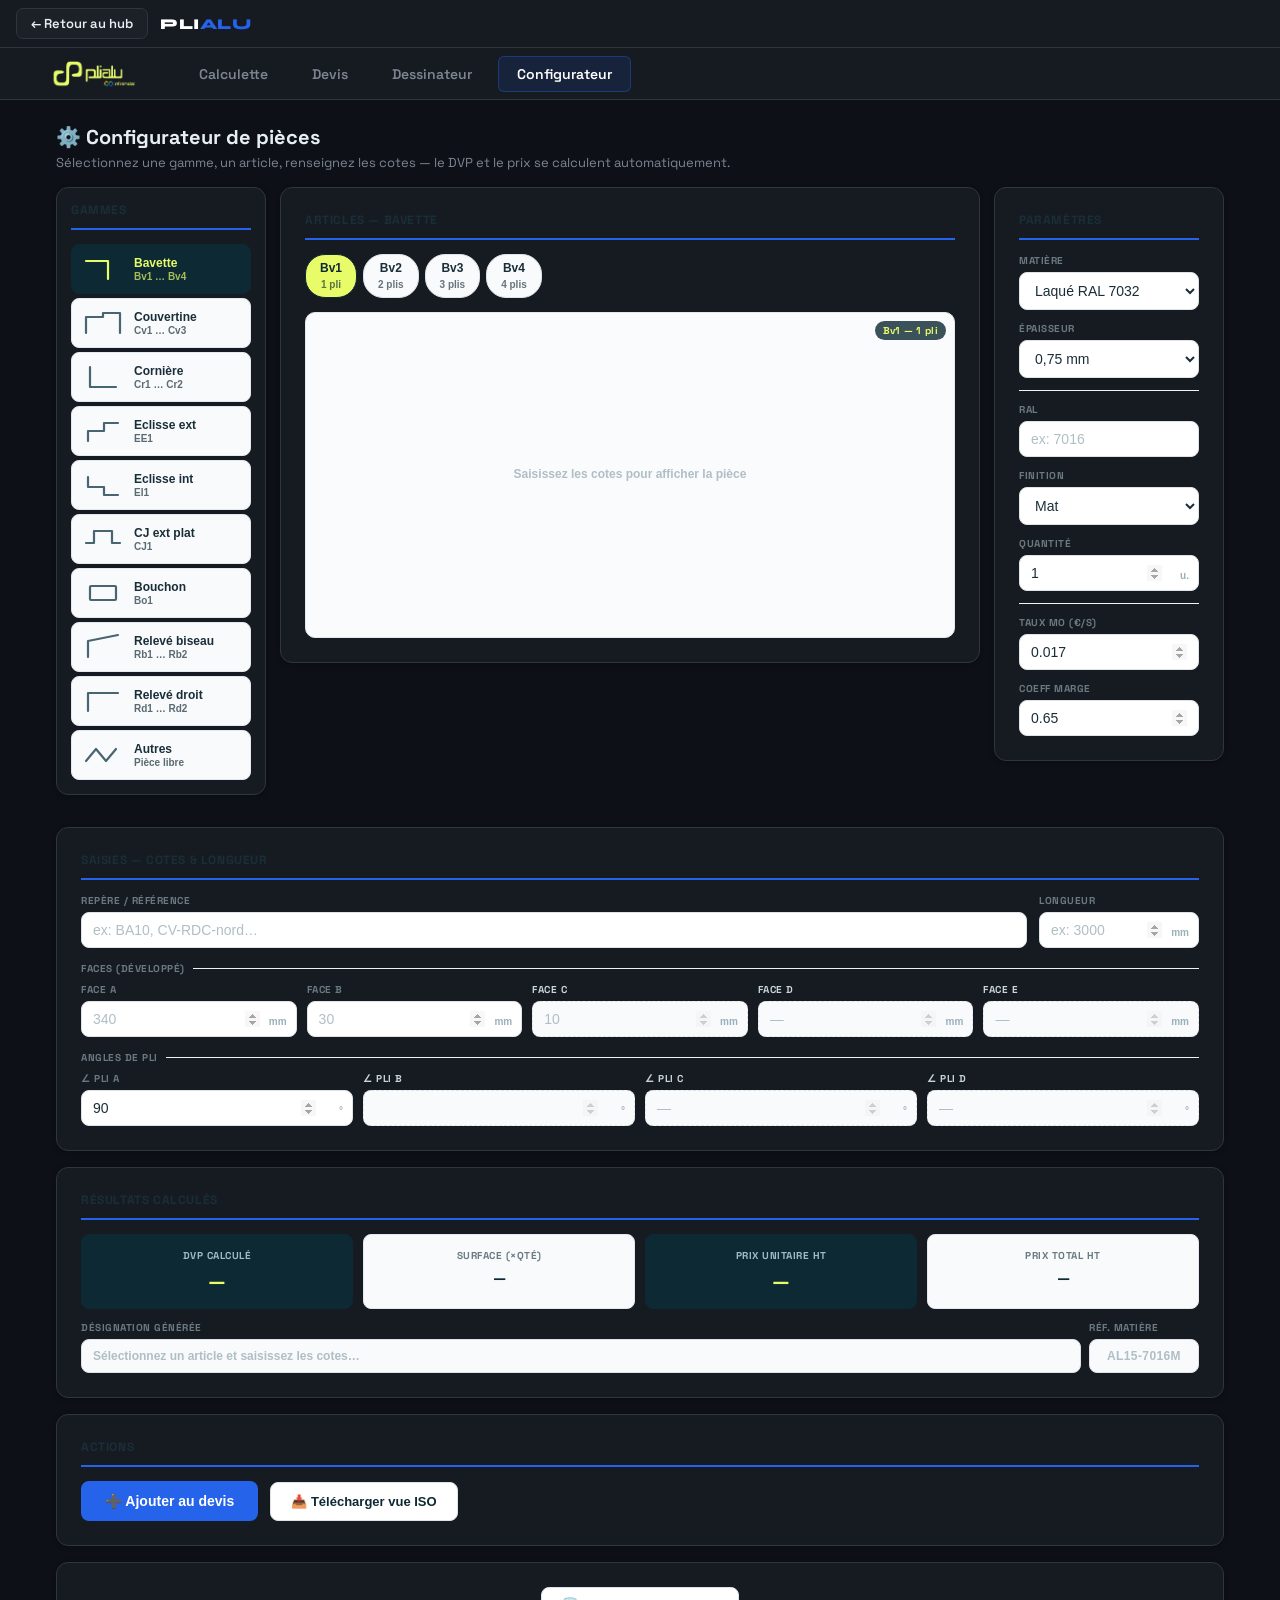
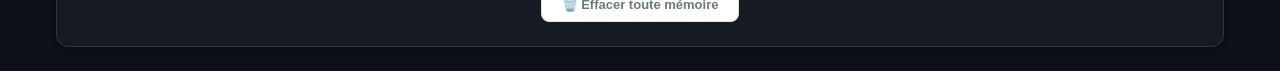
<file: plialu/configurateur.html>
<!DOCTYPE html>
<html lang="fr">
<head>
<meta charset="UTF-8">
<meta name="viewport" content="width=device-width,initial-scale=1">
<title>PLIALU — Configurateur</title>
<style>
/* ── RESET & BASE ── */
*{box-sizing:border-box;margin:0;padding:0}
body{font-family:'Segoe UI',sans-serif;background:#f0f4f8;color:#1a2e38;min-height:100vh}

/* ── NAV (identique calcul.html) ── */
.nav{background:#0d2933;padding:0 24px;display:flex;align-items:center;gap:8px;height:52px;position:sticky;top:0;z-index:100}
.nav-logo{color:#e8fc69;font-weight:800;font-size:17px;margin-right:16px;letter-spacing:1px;display:flex;align-items:center;gap:8px}
.nav-logo span{background:#e8fc69;color:#0d2933;border-radius:50%;width:22px;height:22px;display:inline-flex;align-items:center;justify-content:center;font-size:12px;font-weight:900}
.nav-btn{background:transparent;border:none;color:#a0bcc4;padding:8px 18px;border-radius:6px;cursor:pointer;font-size:14px;font-weight:600;transition:.2s;text-decoration:none;display:inline-flex;align-items:center}
.nav-btn:hover{color:#fff}
.nav-btn.active{background:#e8fc69;color:#0d2933}

/* ── PAGE ── */
.page{max-width:1200px;margin:24px auto;padding:0 16px}
.page-header{margin-bottom:16px}
.page-header h1{font-size:20px;font-weight:800;color:#0d2933}
.page-header p{font-size:13px;color:#6b7a80;margin-top:4px}

/* ── CARD ── */
.card{background:#fff;border-radius:12px;padding:18px 20px;margin-bottom:16px;box-shadow:0 1px 4px rgba(0,0,0,.07)}
.card-title{font-size:12px;font-weight:800;color:#1a2e38;text-transform:uppercase;letter-spacing:.6px;margin-bottom:14px;padding-bottom:10px;border-bottom:2px solid #e8fc69;display:flex;align-items:center;justify-content:space-between}

/* ── FORM BASE ── */
label{display:block;font-size:10px;font-weight:700;color:#6b7a80;text-transform:uppercase;letter-spacing:.5px;margin-bottom:5px}
input,select{width:100%;padding:9px 11px;border:1.5px solid #dde3e8;border-radius:8px;font-size:14px;background:#fff;color:#1a2e38;transition:border .2s;font-family:'Segoe UI',sans-serif}
input:focus,select:focus{outline:none;border-color:#0d2933}
input::placeholder{color:#b0bec5}
input[type=number]{-moz-appearance:textfield}
input[type=number]::-webkit-inner-spin-button{opacity:.5}

/* ── 3-PANNEAU LAYOUT ── */
.cfg-layout{display:grid;grid-template-columns:210px 1fr 230px;gap:14px;align-items:start;margin-bottom:16px}

/* ── PANNEAU GAMMES ── */
.gamme-list{display:flex;flex-direction:column;gap:4px}
.gamme-btn{display:flex;align-items:center;gap:10px;padding:8px 10px;border:1.5px solid #e2e8f0;border-radius:8px;cursor:pointer;background:#f8fafc;color:#1a2e38;font-size:13px;font-weight:600;text-align:left;transition:.15s;width:100%}
.gamme-btn:hover{border-color:#0d2933;background:#eef3f5}
.gamme-btn.active{background:#0d2933;border-color:#0d2933;color:#e8fc69}
.gamme-thumb{flex-shrink:0;width:42px;height:32px;display:flex;align-items:center;justify-content:center}
.gamme-thumb svg{overflow:visible}
.gamme-btn:not(.active) .gamme-thumb svg{stroke:#4a6572}
.gamme-btn.active .gamme-thumb svg{stroke:#e8fc69}
.gamme-label{flex:1;min-width:0}
.gamme-label strong{display:block;font-size:12px;font-weight:700}
.gamme-label span{display:block;font-size:10px;opacity:.7;margin-top:1px}

/* ── PANNEAU ARTICLES ── */
.panel-articles{display:flex;flex-direction:column;gap:0}
.article-tabs{display:flex;gap:6px;flex-wrap:wrap;margin-bottom:14px}
.article-btn{padding:6px 14px;border:1.5px solid #dde3e8;border-radius:20px;cursor:pointer;font-size:12px;font-weight:700;background:#f8fafc;color:#1a2e38;transition:.15s;text-align:center;line-height:1.3}
.article-btn:hover{border-color:#0d2933}
.article-btn.active{background:#e8fc69;border-color:#0d2933;color:#0d2933}
.article-btn small{display:block;font-size:10px;font-weight:600;opacity:.65;margin-top:1px}
.iso-wrap{position:relative;background:#fafbfc;border:1.5px solid #e2e8f0;border-radius:10px;overflow:hidden;flex:1;height:280px;display:flex;align-items:center;justify-content:center}
#isoCanvas{display:block;width:100%;height:100%}
.iso-placeholder{color:#b0bec5;font-size:12px;font-weight:600;text-align:center;pointer-events:none}
.iso-badge{position:absolute;top:8px;right:8px;background:rgba(13,41,51,.8);color:#e8fc69;font-size:10px;font-weight:700;padding:3px 8px;border-radius:10px;letter-spacing:.3px}

/* ── PANNEAU PARAMÈTRES ── */
.param-sep{height:1px;background:#f0f4f8;margin:12px 0}
.param-field{margin-bottom:12px}
.param-field:last-child{margin-bottom:0}

/* ── SAISIES ── */
.saisies-row{display:grid;grid-template-columns:1fr 160px;gap:12px;margin-bottom:14px}
.saisies-section{margin-bottom:14px}
.saisies-section-lbl{font-size:10px;font-weight:800;color:#6b7a80;text-transform:uppercase;letter-spacing:.5px;margin-bottom:8px;display:flex;align-items:center;gap:8px}
.saisies-section-lbl::after{content:'';flex:1;height:1px;background:#eef1f4}
.faces-grid{display:grid;grid-template-columns:repeat(5,1fr);gap:10px}
.angles-grid{display:grid;grid-template-columns:repeat(4,1fr);gap:10px}
/* Champ avec unité */
.field-unit{position:relative}
.field-unit input{padding-right:36px}
.field-unit .unit{position:absolute;right:10px;bottom:10px;font-size:10px;font-weight:700;color:#9ab0b8;pointer-events:none;font-family:'Segoe UI',sans-serif}
/* Champ désactivé (face/angle non applicable) */
.dim-off label{color:#c8d5d9}
.dim-off input{background:#f8fafc;color:#c8d5d9;border-style:dashed;cursor:not-allowed}

/* ── RÉSULTATS ── */
.result-grid{display:grid;grid-template-columns:repeat(4,1fr);gap:10px;margin-bottom:10px}
.result-box{background:#f8fafc;border-radius:8px;padding:14px;text-align:center;border:1.5px solid #e2e8f0}
.result-box .lbl{font-size:10px;font-weight:700;color:#6b7a80;text-transform:uppercase;letter-spacing:.5px;margin-bottom:6px}
.result-box .val{font-size:15px;font-weight:800;color:#0d2933}
.result-box.highlight{background:#0d2933;border-color:#0d2933}
.result-box.highlight .lbl{color:#a0bcc4}
.result-box.highlight .val{color:#e8fc69;font-size:20px}
.result-box.has-value{border-color:#cbff00;border-width:2px}

/* ── ACTIONS ── */
.actions-row{display:flex;align-items:center;gap:12px;flex-wrap:wrap}
.btn-primary{background:#e8fc69;color:#0d2933;border:none;border-radius:8px;padding:12px 24px;font-size:14px;font-weight:800;cursor:pointer;transition:.2s;display:inline-flex;align-items:center;gap:7px;font-family:'Segoe UI',sans-serif}
.btn-primary:hover{background:#d4f040;transform:translateY(-1px)}
.btn-secondary{background:#fff;color:#0d2933;border:1.5px solid #dde3e8;border-radius:8px;padding:11px 20px;font-size:13px;font-weight:700;cursor:pointer;transition:.2s;display:inline-flex;align-items:center;gap:7px;font-family:'Segoe UI',sans-serif}
.btn-secondary:hover{border-color:#0d2933}
.btn-reset{background:#fff;color:#6b7a80;border:1.5px solid #dde3e8;border-radius:8px;padding:9px 20px;font-size:13px;font-weight:600;cursor:pointer;transition:.2s;display:inline-flex;align-items:center;gap:7px;font-family:'Segoe UI',sans-serif}
.btn-reset:hover{border-color:#d9534f;color:#d9534f}
.msg-ok{background:#dcfce7;color:#166534;border-radius:8px;padding:10px 16px;font-size:13px;font-weight:600;display:none;align-items:center;gap:6px}

/* ── SAVE INDICATOR ── */
#save-indicator{position:fixed;bottom:20px;right:20px;background:rgba(13,41,51,.88);color:#e8fc69;padding:7px 16px;border-radius:20px;font-size:12px;font-weight:700;z-index:200;opacity:0;transition:opacity .35s;pointer-events:none;letter-spacing:.3px}

/* ── RESPONSIVE ── */
@media(max-width:900px){
  .cfg-layout{grid-template-columns:1fr 1fr;grid-template-rows:auto auto}
  .panel-gammes{grid-column:1/3;grid-row:2}
  .gamme-list{flex-direction:row;flex-wrap:wrap}
  .gamme-btn{width:auto;flex:1;min-width:110px}
  .panel-articles{grid-column:1/2;grid-row:1}
  .panel-params{grid-column:2/3;grid-row:1}
  .faces-grid{grid-template-columns:repeat(3,1fr)}
  .angles-grid{grid-template-columns:repeat(3,1fr)}
}
@media(max-width:600px){
  .cfg-layout{grid-template-columns:1fr}
  .panel-articles,.panel-params,.panel-gammes{grid-column:1;grid-row:auto}
  .saisies-row{grid-template-columns:1fr}
  .faces-grid,.angles-grid{grid-template-columns:repeat(2,1fr)}
  .result-grid{grid-template-columns:1fr 1fr}
}
</style>
  <!-- Hub : thème commun INFINIMETAL -->
  <link rel="preconnect" href="https://fonts.googleapis.com/">
  <link rel="preconnect" href="https://fonts.gstatic.com/" crossorigin>
  <link href="https://fonts.googleapis.com/css2?family=Space+Grotesk:wght@400;500;600;700&family=Syne:wght@700;800&display=swap" rel="stylesheet">
  <link rel="stylesheet" href="../assets/css/theme.css">
  <link rel="stylesheet" href="css/plialu-theme.css">
</head>
<body>
<!-- Bandeau retour vers le hub central -->
<div class="hub-return-bar">
  <a class="hub-back" href="../index.html">← Retour au hub</a>
  <span class="hub-mod">PLI<em>ALU</em></span>
</div>


<!-- ── NAV ── -->
<nav class="nav">
  <a href="index.html" style="text-decoration:none">
    <img src="Plialu_INFINI Vert.png" alt="PLIALU" style="height:30px;width:auto;margin-right:16px;display:block">
  </a>
  <a class="nav-btn" href="calcul.html">Calculette</a>
  <a class="nav-btn" href="devis.html">Devis</a>
  <a class="nav-btn" href="dessinateur.html">Dessinateur</a>
  <a class="nav-btn active" href="configurateur.html">Configurateur</a>
</nav>

<div class="page">

  <div class="page-header">
    <h1>⚙️ Configurateur de pièces</h1>
    <p>Sélectionnez une gamme, un article, renseignez les cotes — le DVP et le prix se calculent automatiquement.</p>
  </div>

  <!-- ══════════════════════════════════════
       3 PANNEAUX
  ══════════════════════════════════════ -->
  <div class="cfg-layout">

    <!-- ── PANNEAU GAMMES ── -->
    <div class="card panel-gammes" style="padding:14px">
      <div class="card-title">Gammes</div>
      <div class="gamme-list" id="gammeList">

        <button class="gamme-btn active" data-gamme="bavette">
          <div class="gamme-thumb">
            <svg width="42" height="32" viewBox="0 0 42 32" fill="none" stroke-width="2.2" stroke-linecap="round" stroke-linejoin="round">
              <polyline points="4,8 26,8 26,26"/>
            </svg>
          </div>
          <div class="gamme-label"><strong>Bavette</strong><span>Bv1 … Bv4</span></div>
        </button>

        <button class="gamme-btn" data-gamme="couvertine">
          <div class="gamme-thumb">
            <svg width="42" height="32" viewBox="0 0 42 32" fill="none" stroke-width="2.2" stroke-linecap="round" stroke-linejoin="round">
              <polyline points="4,26 4,10 21,10 21,6 38,6 38,10 38,26"/>
            </svg>
          </div>
          <div class="gamme-label"><strong>Couvertine</strong><span>Cv1 … Cv3</span></div>
        </button>

        <button class="gamme-btn" data-gamme="corniere">
          <div class="gamme-thumb">
            <svg width="42" height="32" viewBox="0 0 42 32" fill="none" stroke-width="2.2" stroke-linecap="round" stroke-linejoin="round">
              <polyline points="8,6 8,26 34,26"/>
            </svg>
          </div>
          <div class="gamme-label"><strong>Cornière</strong><span>Cr1 … Cr2</span></div>
        </button>

        <button class="gamme-btn" data-gamme="eclisse_ext">
          <div class="gamme-thumb">
            <svg width="42" height="32" viewBox="0 0 42 32" fill="none" stroke-width="2.2" stroke-linecap="round" stroke-linejoin="round">
              <polyline points="6,26 6,16 22,16 22,8 36,8"/>
            </svg>
          </div>
          <div class="gamme-label"><strong>Eclisse ext</strong><span>EE1</span></div>
        </button>

        <button class="gamme-btn" data-gamme="eclisse_int">
          <div class="gamme-thumb">
            <svg width="42" height="32" viewBox="0 0 42 32" fill="none" stroke-width="2.2" stroke-linecap="round" stroke-linejoin="round">
              <polyline points="6,8 6,18 22,18 22,26 36,26"/>
            </svg>
          </div>
          <div class="gamme-label"><strong>Eclisse int</strong><span>EI1</span></div>
        </button>

        <button class="gamme-btn" data-gamme="couvre_joint">
          <div class="gamme-thumb">
            <svg width="42" height="32" viewBox="0 0 42 32" fill="none" stroke-width="2.2" stroke-linecap="round" stroke-linejoin="round">
              <polyline points="4,20 12,20 12,8 30,8 30,20 38,20"/>
            </svg>
          </div>
          <div class="gamme-label"><strong>CJ ext plat</strong><span>CJ1</span></div>
        </button>

        <button class="gamme-btn" data-gamme="bouchon">
          <div class="gamme-thumb">
            <svg width="42" height="32" viewBox="0 0 42 32" fill="none" stroke-width="2.2" stroke-linecap="round" stroke-linejoin="round">
              <rect x="8" y="9" width="26" height="14" rx="1"/>
            </svg>
          </div>
          <div class="gamme-label"><strong>Bouchon</strong><span>Bo1</span></div>
        </button>

        <button class="gamme-btn" data-gamme="releve_biseau">
          <div class="gamme-thumb">
            <svg width="42" height="32" viewBox="0 0 42 32" fill="none" stroke-width="2.2" stroke-linecap="round" stroke-linejoin="round">
              <polyline points="6,26 6,10 36,4"/>
            </svg>
          </div>
          <div class="gamme-label"><strong>Relevé biseau</strong><span>Rb1 … Rb2</span></div>
        </button>

        <button class="gamme-btn" data-gamme="releve_droit">
          <div class="gamme-thumb">
            <svg width="42" height="32" viewBox="0 0 42 32" fill="none" stroke-width="2.2" stroke-linecap="round" stroke-linejoin="round">
              <polyline points="6,26 6,8 36,8"/>
            </svg>
          </div>
          <div class="gamme-label"><strong>Relevé droit</strong><span>Rd1 … Rd2</span></div>
        </button>

        <button class="gamme-btn" data-gamme="autres">
          <div class="gamme-thumb">
            <svg width="42" height="32" viewBox="0 0 42 32" fill="none" stroke-width="2.2" stroke-linecap="round" stroke-linejoin="round">
              <polyline points="4,22 14,10 24,22 34,10"/>
            </svg>
          </div>
          <div class="gamme-label"><strong>Autres</strong><span>Pièce libre</span></div>
        </button>

      </div>
    </div>

    <!-- ── PANNEAU ARTICLES + VUE ISO ── -->
    <div class="card panel-articles">
      <div class="card-title">
        <span id="articlePanelTitle">Articles — Bavette</span>
      </div>

      <!-- Sélecteur d'article (pills) -->
      <div class="article-tabs" id="articleTabs">
        <button class="article-btn active" data-article="Bv1">Bv1<small>1 pli</small></button>
        <button class="article-btn" data-article="Bv2">Bv2<small>2 plis</small></button>
        <button class="article-btn" data-article="Bv3">Bv3<small>3 plis</small></button>
        <button class="article-btn" data-article="Bv4">Bv4<small>4 plis</small></button>
      </div>

      <!-- Vue isométrique canvas -->
      <div class="iso-wrap">
        <canvas id="isoCanvas"></canvas>
        <div class="iso-badge" id="isoBadge">Bv1 — 1 pli</div>
      </div>
    </div>

    <!-- ── PANNEAU PARAMÈTRES ── -->
    <div class="card panel-params">
      <div class="card-title">Paramètres</div>

      <div class="param-field">
        <label for="paramMatiere">Matière</label>
        <select id="paramMatiere">
          <option value="alu_laque">ALU Laqué</option>
          <option value="alu_brut">ALU Brut</option>
          <option value="alu_anodise">ALU Anodisé</option>
          <option value="ac_galva">AC Galvanisé</option>
          <option value="ac_laque">AC Laqué</option>
          <option value="inox_304">Inox 304</option>
          <option value="inox_316">Inox 316</option>
          <option value="autre">Autre</option>
        </select>
      </div>

      <div class="param-field">
        <label for="paramEpaisseur">Épaisseur</label>
        <select id="paramEpaisseur">
          <option value="0.6">0,6 mm</option>
          <option value="0.75" selected>0,75 mm</option>
          <option value="1.0">1,0 mm</option>
          <option value="1.2">1,2 mm</option>
          <option value="1.5">1,5 mm</option>
          <option value="2.0">2,0 mm</option>
        </select>
      </div>

      <div class="param-sep"></div>

      <div class="param-field">
        <label for="paramRal">RAL</label>
        <input type="text" id="paramRal" placeholder="ex: 7016">
      </div>

      <div class="param-field">
        <label for="paramFinition">Finition</label>
        <select id="paramFinition">
          <option value="M">Mat</option>
          <option value="B">Brillant</option>
          <option value="NF">Non fini</option>
          <option value="ANO">Anodisé</option>
          <option value="BRT">Brut</option>
        </select>
      </div>

      <div class="param-field">
        <label for="paramQte">Quantité</label>
        <div class="field-unit">
          <input type="number" id="paramQte" value="1" min="1" step="1">
          <span class="unit">u.</span>
        </div>
      </div>

      <div class="param-sep"></div>

      <div class="param-field">
        <label for="paramTauxMo">Taux MO (€/s)</label>
        <input type="number" id="paramTauxMo" value="0.017" step="0.001">
      </div>

      <div class="param-field">
        <label for="paramCoefMarge">Coeff marge</label>
        <input type="number" id="paramCoefMarge" value="0.65" step="0.01" min="0.1" max="1">
      </div>
    </div>

  </div><!-- /cfg-layout -->


  <!-- ══════════════════════════════════════
       SAISIES — Cotes et dimensions
  ══════════════════════════════════════ -->
  <div class="card">
    <div class="card-title">Saisies — Cotes &amp; Longueur</div>

    <!-- Repère + Longueur -->
    <div class="saisies-row">
      <div>
        <label for="saisieRepere">Repère / Référence</label>
        <input type="text" id="saisieRepere" placeholder="ex: BA10, CV-RDC-nord…">
      </div>
      <div>
        <label for="saisieLg">Longueur</label>
        <div class="field-unit">
          <input type="number" id="saisieLg" placeholder="ex: 3000" min="1">
          <span class="unit">mm</span>
        </div>
      </div>
    </div>

    <!-- Faces A B C D E -->
    <div class="saisies-section">
      <div class="saisies-section-lbl">Faces (développé)</div>
      <div class="faces-grid">

        <div class="field-unit" id="fieldA">
          <label for="saisieA">Face A</label>
          <input type="number" id="saisieA" placeholder="340" min="0">
          <span class="unit">mm</span>
        </div>

        <div class="field-unit" id="fieldB">
          <label for="saisieB">Face B</label>
          <input type="number" id="saisieB" placeholder="30" min="0">
          <span class="unit">mm</span>
        </div>

        <div class="field-unit" id="fieldC">
          <label for="saisieC">Face C</label>
          <input type="number" id="saisieC" placeholder="10" min="0">
          <span class="unit">mm</span>
        </div>

        <div class="field-unit dim-off" id="fieldD">
          <label for="saisieD">Face D</label>
          <input type="number" id="saisieD" placeholder="—" min="0" disabled>
          <span class="unit">mm</span>
        </div>

        <div class="field-unit dim-off" id="fieldE">
          <label for="saisieE">Face E</label>
          <input type="number" id="saisieE" placeholder="—" min="0" disabled>
          <span class="unit">mm</span>
        </div>

      </div>
    </div>

    <!-- Angles de pli -->
    <div class="saisies-section" style="margin-bottom:0">
      <div class="saisies-section-lbl">Angles de pli</div>
      <div class="angles-grid">

        <div class="field-unit" id="fieldPliA">
          <label for="saisiePliA">∠ pli A</label>
          <input type="number" id="saisiePliA" value="90" min="1" max="179">
          <span class="unit">°</span>
        </div>

        <div class="field-unit" id="fieldPliB">
          <label for="saisiePliB">∠ pli B</label>
          <input type="number" id="saisiePliB" value="90" min="1" max="179">
          <span class="unit">°</span>
        </div>

        <div class="field-unit dim-off" id="fieldPliC">
          <label for="saisiePliC">∠ pli C</label>
          <input type="number" id="saisiePliC" placeholder="—" min="1" max="179" disabled>
          <span class="unit">°</span>
        </div>

        <div class="field-unit dim-off" id="fieldPliD">
          <label for="saisiePliD">∠ pli D</label>
          <input type="number" id="saisiePliD" placeholder="—" min="1" max="179" disabled>
          <span class="unit">°</span>
        </div>

      </div>
    </div>
  </div>

  <!-- ══════════════════════════════════════
       RÉSULTATS
  ══════════════════════════════════════ -->
  <div class="card">
    <div class="card-title">Résultats calculés</div>
    <div class="result-grid">

      <div class="result-box highlight">
        <div class="lbl">DVP calculé</div>
        <div class="val" id="resDvp">—</div>
      </div>

      <div class="result-box">
        <div class="lbl">Surface (×qté)</div>
        <div class="val" id="resSurface">—</div>
      </div>

      <div class="result-box highlight">
        <div class="lbl">Prix unitaire HT</div>
        <div class="val" id="resPrixUnit">—</div>
      </div>

      <div class="result-box">
        <div class="lbl">Prix total HT</div>
        <div class="val" id="resPrixTotal">—</div>
      </div>

    </div>

    <div style="margin-top:12px;display:grid;grid-template-columns:1fr auto;gap:8px;align-items:end">
      <div>
        <label for="result-designation">Désignation générée</label>
        <input type="text" id="result-designation" readonly placeholder="Sélectionnez un article et saisissez les cotes…"
               style="background:#f8fafc;font-size:12px;font-weight:600;color:#1a2e38">
      </div>
      <div>
        <label for="result-ref-mat">Réf. matière</label>
        <input type="text" id="result-ref-mat" readonly placeholder="AL15-7016M"
               style="background:#f8fafc;font-size:12px;font-weight:700;color:#0d2933;letter-spacing:.4px;width:110px;text-align:center">
      </div>
    </div>
  </div>

  <!-- ══════════════════════════════════════
       ACTIONS
  ══════════════════════════════════════ -->
  <div class="card">
    <div class="card-title">Actions</div>
    <div class="actions-row">
      <button class="btn-primary" id="btnAjouterDevis">➕ Ajouter au devis</button>
      <button class="btn-secondary" id="btnTelechargerPng">📥 Télécharger vue ISO</button>
      <div class="msg-ok" id="msgOk">✅ Ajouté au devis !</div>
    </div>
  </div>

  <!-- ── RESET ── -->
  <div class="card" style="text-align:center">
    <button class="btn-reset" id="btnResetMemoire">🗑️ Effacer toute mémoire</button>
  </div>

</div><!-- /page -->

<div id="save-indicator"></div>

<script>
(() => {
// ══════════════════════════════════════════
// DONNÉES MÉTIER
// ══════════════════════════════════════════
const GAMMES = {
  bavette:   { label:'Bavette',    articles:{
    Bv1:{ plis:1, faces:['A','B'],               angles:['pliA'] },
    Bv2:{ plis:2, faces:['A','B','C'],            angles:['pliA','pliB'] },
    Bv3:{ plis:3, faces:['A','B','C','D'],        angles:['pliA','pliB','pliC'] },
    Bv4:{ plis:4, faces:['A','B','C','D','E'],    angles:['pliA','pliB','pliC','pliD'] }
  }},
  couvertine:{ label:'Couvertine', articles:{
    Cv1:{ plis:2, faces:['A','B','C'],            angles:['pliA','pliB'] },
    Cv2:{ plis:3, faces:['A','B','C','D'],        angles:['pliA','pliB','pliC'] },
    Cv3:{ plis:4, faces:['A','B','C','D','E'],    angles:['pliA','pliB','pliC','pliD'] }
  }},
  corniere:  { label:'Cornière',   articles:{
    Co1:{ plis:1, faces:['A','B'],               angles:['pliA'] },
    Co2:{ plis:2, faces:['A','B','C'],            angles:['pliA','pliB'] }
  }},
  eclisse_ext:   { label:'Eclisse ext',    articles:{
    EE1:{ plis:1, faces:['A','B'],               angles:['pliA'] }
  }},
  eclisse_int:   { label:'Eclisse int',    articles:{
    EI1:{ plis:1, faces:['A','B'],               angles:['pliA'] }
  }},
  couvre_joint:  { label:'CJ ext plat',   articles:{
    CJ1:{ plis:2, faces:['A','B','C'],            angles:['pliA','pliB'] }
  }},
  bouchon:       { label:'Bouchon',       articles:{
    Bo1:{ plis:0, faces:['A','B'],               angles:[] }
  }},
  releve_biseau: { label:'Relevé biseau', articles:{
    Rb1:{ plis:1, faces:['A','B'],               angles:['pliA'] },
    Rb2:{ plis:2, faces:['A','B','C'],            angles:['pliA','pliB'] }
  }},
  releve_droit:  { label:'Relevé droit',  articles:{
    Rd1:{ plis:1, faces:['A','B'],               angles:['pliA'] },
    Rd2:{ plis:2, faces:['A','B','C'],            angles:['pliA','pliB'] }
  }},
  autres:    { label:'Autres',     articles:{
    Au1:{ plis:1, faces:['A','B'],               angles:['pliA'] },
    Au2:{ plis:2, faces:['A','B','C'],            angles:['pliA','pliB'] },
    Au3:{ plis:3, faces:['A','B','C','D'],        angles:['pliA','pliB','pliC'] },
    Au4:{ plis:4, faces:['A','B','C','D','E'],    angles:['pliA','pliB','pliC','pliD'] }
  }}
};

const MATIERES = {
  'AC75-7032': { label:'Laqué RAL 7032',   tarifM2:18.50 },
  'AC75-9010': { label:'Laqué RAL 9010',   tarifM2:18.50 },
  'AC75-7016': { label:'Laqué RAL 7016',   tarifM2:18.50 },
  'AC75-9006': { label:'Laqué RAL 9006',   tarifM2:18.50 },
  'AC75-AUTRE':{ label:'Laqué autre RAL',  tarifM2:19.00 },
  'ALU-BRUT':  { label:'Aluminium brut',   tarifM2:14.00 },
  'ALU-ANOD':  { label:'Aluminium anodisé',tarifM2:22.00 },
  'INOX-304':  { label:'Inox 304',         tarifM2:32.00 },
  'AUTRE':     { label:'Autre matière',    tarifM2: 0    }
};

const EPAISSEURS = {
  '0.6':  { label:'0,6 mm',  mm:0.6,  coeff:0.85 },
  '0.75': { label:'0,75 mm', mm:0.75, coeff:1.00 },
  '1.0':  { label:'1,0 mm',  mm:1.0,  coeff:1.15 },
  '1.2':  { label:'1,2 mm',  mm:1.2,  coeff:1.25 },
  '1.5':  { label:'1,5 mm',  mm:1.5,  coeff:1.40 },
  '2.0':  { label:'2,0 mm',  mm:2.0,  coeff:1.65 }
};

const GAMME_ABBREV = {
  bavette:       'Bv',
  couvertine:    'C',
  corniere:      'Co',
  eclisse_ext:   'EclExt',
  eclisse_int:   'EclInt',
  couvre_joint:  'CJEXTplat',
  bouchon:       'Bouch',
  releve_biseau: 'Rbiseau',
  releve_droit:  'Relevé',
  autres:        ''
};

const EP_REF = {
  '0.6':'06', '0.75':'075', '1.0':'10', '1.2':'12', '1.5':'15', '2.0':'20'
};

// ══════════════════════════════════════════
// ÉTAT
// ══════════════════════════════════════════
let activeGamme   = 'bavette';
let activeArticle = 'Bv1';
const SESSION_KEY = 'plialu-configurateur-session';

// ══════════════════════════════════════════
// INIT SELECTS depuis les données
// ══════════════════════════════════════════
function initSelects() {
  document.getElementById('paramMatiere').innerHTML =
    Object.entries(MATIERES).map(([k,v]) =>
      `<option value="${k}">${v.label}</option>`).join('');
  document.getElementById('paramEpaisseur').innerHTML =
    Object.entries(EPAISSEURS).map(([k,v]) =>
      `<option value="${k}"${k==='0.75'?' selected':''}>${v.label}</option>`).join('');
}

// ══════════════════════════════════════════
// MISE À JOUR DU PANNEAU ARTICLES
// ══════════════════════════════════════════
function updateArticleTabs(gammeKey) {
  const g = GAMMES[gammeKey];
  document.getElementById('articlePanelTitle').textContent = 'Articles — ' + g.label;
  document.getElementById('articleTabs').innerHTML =
    Object.entries(g.articles).map(([k,a]) =>
      `<button class="article-btn" data-article="${k}">${k}<small>${a.plis} pli${a.plis>1?'s':''}</small></button>`
    ).join('');
  document.querySelectorAll('.article-btn').forEach(btn =>
    btn.addEventListener('click', () => selectArticle(btn.dataset.article))
  );
}

// ══════════════════════════════════════════
// ACTIVATION / DÉSACTIVATION DES CHAMPS
// ══════════════════════════════════════════
function updateFields(articleKey) {
  const art = GAMMES[activeGamme].articles[articleKey];
  ['A','B','C','D','E'].forEach(f => {
    const on  = art.faces.includes(f);
    const wrap = document.getElementById('field' + f);
    const inp  = document.getElementById('saisie' + f);
    wrap.classList.toggle('dim-off', !on);
    inp.disabled = !on;
    if (!on) inp.value = '';
  });
  ['pliA','pliB','pliC','pliD'].forEach(a => {
    const on   = art.angles.includes(a);
    const key  = a[0].toUpperCase() + a.slice(1); // pliA → PliA
    const wrap = document.getElementById('field' + key);
    const inp  = document.getElementById('saisie' + key);
    wrap.classList.toggle('dim-off', !on);
    inp.disabled = !on;
    if (!on) inp.value = '';
    else if (!inp.value) inp.value = '90';
  });
  document.getElementById('isoBadge').textContent =
    articleKey + ' — ' + art.plis + ' pli' + (art.plis>1?'s':'');
}

// ══════════════════════════════════════════
// APPLY STATE — synchronise le DOM avec l'état
// ══════════════════════════════════════════
function applyState() {
  document.querySelectorAll('.gamme-btn').forEach(b =>
    b.classList.toggle('active', b.dataset.gamme === activeGamme));
  updateArticleTabs(activeGamme);
  updateFields(activeArticle);
  document.querySelectorAll('.article-btn').forEach(b =>
    b.classList.toggle('active', b.dataset.article === activeArticle));
  drawIso();
  calculeResultats();
}

// ══════════════════════════════════════════
// SÉLECTIONS
// ══════════════════════════════════════════
function selectGamme(key) {
  if (!GAMMES[key]) return;
  activeGamme   = key;
  activeArticle = Object.keys(GAMMES[key].articles)[0];
  applyState();
  saveSession();
}

function selectArticle(key) {
  if (!GAMMES[activeGamme].articles[key]) return;
  activeArticle = key;
  updateFields(key);
  document.querySelectorAll('.article-btn').forEach(b =>
    b.classList.toggle('active', b.dataset.article === key));
  saveSession();
}

// Gamme buttons (HTML statique)
document.querySelectorAll('.gamme-btn').forEach(btn =>
  btn.addEventListener('click', () => selectGamme(btn.dataset.gamme))
);

// ══════════════════════════════════════════
// SAVE / LOAD LOCALSTORAGE
// ══════════════════════════════════════════
function saveSession() {
  try {
    localStorage.setItem(SESSION_KEY, JSON.stringify({
      gamme: activeGamme, article: activeArticle,
      matiere:    document.getElementById('paramMatiere').value,
      epaisseur:  document.getElementById('paramEpaisseur').value,
      ral:        document.getElementById('paramRal').value,
      finition:   document.getElementById('paramFinition').value,
      qte:        document.getElementById('paramQte').value,
      tauxMo:     document.getElementById('paramTauxMo').value,
      coefMarge:  document.getElementById('paramCoefMarge').value,
      repere:     document.getElementById('saisieRepere').value,
      lg:         document.getElementById('saisieLg').value,
      A:  document.getElementById('saisieA').value,
      B:  document.getElementById('saisieB').value,
      C:  document.getElementById('saisieC').value,
      D:  document.getElementById('saisieD').value,
      E:  document.getElementById('saisieE').value,
      pliA: document.getElementById('saisiePliA').value,
      pliB: document.getElementById('saisiePliB').value,
      pliC: document.getElementById('saisiePliC').value,
      pliD: document.getElementById('saisiePliD').value
    }));
    showSaveIndicator();
  } catch(e) {}
}

function loadSession() {
  let s;
  try { s = JSON.parse(localStorage.getItem(SESSION_KEY)); } catch(e) {}
  if (!s) return;
  if (s.gamme   && GAMMES[s.gamme])                       activeGamme   = s.gamme;
  if (s.article && GAMMES[activeGamme].articles[s.article]) activeArticle = s.article;
  applyState();
  // Restaurer les valeurs (seulement sur les champs actifs)
  const vals = {
    paramMatiere:s.matiere, paramEpaisseur:s.epaisseur,
    paramRal:s.ral, paramFinition:s.finition, paramQte:s.qte,
    paramTauxMo:s.tauxMo, paramCoefMarge:s.coefMarge,
    saisieRepere:s.repere, saisieLg:s.lg,
    saisieA:s.A, saisieB:s.B, saisieC:s.C, saisieD:s.D, saisieE:s.E,
    saisiePliA:s.pliA, saisiePliB:s.pliB, saisiePliC:s.pliC, saisiePliD:s.pliD
  };
  Object.entries(vals).forEach(([id, val]) => {
    if (val == null || val === '') return;
    const el = document.getElementById(id);
    if (el && !el.disabled) el.value = val;
  });
}

// Auto-save + redraw + calcul sur tout input / change
document.querySelectorAll('input, select').forEach(el => {
  el.addEventListener('input',  () => { saveSession(); drawIso(); calculeResultats(); });
  el.addEventListener('change', () => { saveSession(); drawIso(); calculeResultats(); });
});

// Redraw au resize (recalcule la taille du canvas)
window.addEventListener('resize', drawIso);

// ══════════════════════════════════════════
// RESET
// ══════════════════════════════════════════
document.getElementById('btnResetMemoire').addEventListener('click', () => {
  if (!confirm('Effacer toute la mémoire du projet ?')) return;
  [SESSION_KEY,'plialu_project_data','plialu-devis','plialu-devis-dessins']
    .forEach(k => localStorage.removeItem(k));
  location.reload();
});

// ══════════════════════════════════════════
// INDICATEUR DE SAUVEGARDE
// ══════════════════════════════════════════
function showSaveIndicator() {
  const el = document.getElementById('save-indicator');
  if (!el) return;
  el.textContent = '💾 Sauvegardé';
  el.style.opacity = '1';
  clearTimeout(el._t);
  el._t = setTimeout(() => { el.style.opacity = '0'; }, 1800);
}

// ══════════════════════════════════════════
// CALCULS DVP + PRIX
// ══════════════════════════════════════════
let _calcTimer = null;
function calculeResultats() {
  clearTimeout(_calcTimer);
  _calcTimer = setTimeout(_doCalculer, 150);
}

function _doCalculer() {
  const art       = GAMMES[activeGamme].articles[activeArticle];
  const faceVals  = art.faces.map(f =>
    parseFloat(document.getElementById('saisie' + f).value) || 0);
  const angleVals = art.angles.map(a => {
    const key = a[0].toUpperCase() + a.slice(1);
    return parseFloat(document.getElementById('saisie' + key).value) || 90;
  });
  const Lg        = parseFloat(document.getElementById('saisieLg').value)       || 0;
  const epKey     = document.getElementById('paramEpaisseur').value;
  const matKey    = document.getElementById('paramMatiere').value;
  const qte       = Math.max(1, parseInt(document.getElementById('paramQte').value) || 1);
  const coefMarge = parseFloat(document.getElementById('paramCoefMarge').value)  || 0.65;

  const ep  = EPAISSEURS[epKey] || { mm:0.75, coeff:1.0 };
  const mat = MATIERES[matKey]  || { tarifM2:0, label:'?' };

  const elDvp  = document.getElementById('resDvp');
  const elSurf = document.getElementById('resSurface');
  const elPU   = document.getElementById('resPrixUnit');
  const elPT   = document.getElementById('resPrixTotal');
  const elDesg = document.getElementById('result-designation');
  const boxes  = [elDvp, elSurf, elPU, elPT]
    .map(el => el && el.closest('.result-box')).filter(Boolean);

  // ── Reset helpers ──
  const reset = () => {
    [elDvp, elSurf, elPU, elPT].forEach(el => { if (el) el.textContent = '—'; });
    boxes.forEach(b => b.classList.remove('has-value'));
    if (elDesg) elDesg.value = '';
  };

  const DVPsum = faceVals.reduce((s, v) => s + v, 0);
  if (DVPsum === 0 || Lg === 0) { reset(); return; }

  // ── DVP = somme faces − pertes aux plis ──
  // perte_par_pli = ép_mm × (angle / 90) × 0.4
  const pertes = angleVals.reduce((s, a) => s + ep.mm * (a / 90) * 0.4, 0);
  const DVP    = Math.max(0, DVPsum - pertes);

  // ── Surface (m²) ──
  const surf = (DVP / 1000) * (Lg / 1000);

  // ── Prix unitaire HT ──
  // Formule cohérente avec calcul.html : PV = coût / coeff_marge
  // coût = surface × tarif × coeff_épaisseur
  const coutBrut = surf * mat.tarifM2 * ep.coeff;
  const prixUnit = coefMarge > 0 ? coutBrut / coefMarge : coutBrut;
  const prixTot  = prixUnit * qte;

  // ── Référence matière : AL{ep}-{RAL}{finition} ──
  const finition = document.getElementById('paramFinition').value;
  const ralRaw   = document.getElementById('paramRal').value.trim();
  const ralClean = ralRaw.replace(/^RAL\s*/i, '').replace(/\s+/g, '').toUpperCase() || 'BR';
  const refMat   = `AL${EP_REF[epKey] || epKey}-${ralClean}${finition}`;

  // ── Référence pièce : abbrev + face max active ──
  const abbrev   = GAMME_ABBREV[activeGamme] || '';
  const maxFace  = faceVals.filter(v => v > 0).reduce((m, v) => Math.max(m, v), 0);
  const refPiece = maxFace > 0 ? `${abbrev}${maxFace}` : abbrev;

  // ── Désignation auto ──
  const facesStr = art.faces
    .map((f, i) => faceVals[i] > 0 ? faceVals[i] : null)
    .filter(v => v !== null).join('+');
  const desig = facesStr
    ? `${GAMMES[activeGamme].label} ${refPiece} - ${refMat} - ${facesStr} - Lg ${Lg}mm`
    : '';

  // ── Affichage ──
  if (elDvp)  elDvp.textContent  = DVP.toFixed(1) + ' mm';
  if (elSurf) elSurf.textContent = surf.toFixed(4) + ' m²';
  if (elPU)   elPU.textContent   = prixUnit.toFixed(2) + ' €';
  if (elPT)   elPT.textContent   = prixTot.toFixed(2) + ' €';
  boxes.forEach(b => b.classList.add('has-value'));
  if (elDesg) elDesg.value = desig;
  const elRefMat = document.getElementById('result-ref-mat');
  if (elRefMat) elRefMat.value = refMat;
  const repEl = document.getElementById('saisieRepere');
  if (repEl && !repEl.value) repEl.placeholder = refPiece || 'ex: BA10';
}

// ══════════════════════════════════════════
// VUE ISOMÉTRIQUE — canvas
// ══════════════════════════════════════════
let _isoTimer = null;
function drawIso() {
  clearTimeout(_isoTimer);
  _isoTimer = setTimeout(_renderIso, 150);
}

function _renderIso() {
  const canvas = document.getElementById('isoCanvas');
  if (!canvas) return;
  const ctx  = canvas.getContext('2d');
  const wrap = canvas.parentElement;
  const W    = wrap.clientWidth  || 600;
  const H    = wrap.clientHeight || 280;
  const dpr  = window.devicePixelRatio || 1;
  canvas.width  = W * dpr;
  canvas.height = H * dpr;
  canvas.style.width  = W + 'px';
  canvas.style.height = H + 'px';
  ctx.setTransform(dpr, 0, 0, dpr, 0, 0);

  ctx.clearRect(0, 0, W, H);

  const art      = GAMMES[activeGamme].articles[activeArticle];
  const faceVals = art.faces.map(f =>
    parseFloat(document.getElementById('saisie' + f).value) || 0);
  const angleVals = art.angles.map(a => {
    const key = a[0].toUpperCase() + a.slice(1);
    return parseFloat(document.getElementById('saisie' + key).value) || 90;
  });
  const Lg  = parseFloat(document.getElementById('saisieLg').value) || 0;
  const DVP = faceVals.reduce((s, v) => s + v, 0);

  if (DVP === 0) {
    ctx.fillStyle = '#b0bec5';
    ctx.font = '600 12px "Segoe UI",sans-serif';
    ctx.textAlign = 'center'; ctx.textBaseline = 'middle';
    ctx.fillText('Saisissez les cotes pour afficher la pièce', W / 2, H / 2);
    return;
  }

  // ── 1. Profil 2D en mm ──
  // direction 180° = vers la gauche (dx=-1), comme la référence métier
  // Tourner de -(180-angle) après chaque face : pli 90° = virage 90° vers le bas
  let dirDeg = 180;
  const profile = [{ x: 0, y: 0 }];
  for (let i = 0; i < faceVals.length; i++) {
    const rad  = dirDeg * Math.PI / 180;
    const prev = profile[profile.length - 1];
    profile.push({ x: prev.x + Math.cos(rad) * faceVals[i],
                   y: prev.y + Math.sin(rad) * faceVals[i] });
    if (i < angleVals.length) dirDeg -= (180 - angleVals[i]);
  }

  // ── 2. Projection isométrique ──
  // screenX = (px - z) * cos30
  // screenY = py + (px + z) * sin30
  // px/py = coordonnées profil (y+ = bas), z = profondeur extrusion
  const c30 = Math.cos(Math.PI / 6);   // ≈ 0.866
  const s30 = Math.sin(Math.PI / 6);   // 0.5
  const toIso = (px, py, z = 0) => ({
    x: (px - z) * c30,
    y:  py + (px + z) * s30
  });

  // Lg visuel capé pour que le profil reste lisible (Lg souvent >> DVP)
  const LgVis = Lg > 0 ? Math.min(Lg, DVP * 2.5) : DVP * 1.5;

  // ── 3. Bounding box en coordonnées iso brutes (scale=1) → fitScale ──
  const rawPts = [];
  profile.forEach(p => {
    rawPts.push(toIso(p.x, p.y, 0));
    rawPts.push(toIso(p.x, p.y, LgVis));
  });
  const rxs = rawPts.map(p => p.x), rys = rawPts.map(p => p.y);
  const bx0 = Math.min(...rxs), bx1 = Math.max(...rxs);
  const by0 = Math.min(...rys), by1 = Math.max(...rys);
  const bw = bx1 - bx0 || 1, bh = by1 - by0 || 1;
  const PAD = 52;
  const sc  = Math.min((W - PAD * 2) / bw, (H - PAD * 2) / bh);
  const ox  = W / 2 - (bx0 + bw / 2) * sc;
  const oy  = H / 2 - (by0 + bh / 2) * sc;

  const toScreen = (px, py, z = 0) => {
    const p = toIso(px, py, z);
    return { x: p.x * sc + ox, y: p.y * sc + oy };
  };

  // Centroïde en coordonnées écran (sert à orienter les normales des labels)
  const cent = toScreen(
    profile.reduce((s, p) => s + p.x, 0) / profile.length,
    profile.reduce((s, p) => s + p.y, 0) / profile.length, 0);

  // ── 4. Quads extrudés (une face par segment) ──
  for (let i = 0; i < faceVals.length; i++) {
    if (faceVals[i] === 0) continue;
    const a = toScreen(profile[i].x,   profile[i].y,   0);
    const b = toScreen(profile[i+1].x, profile[i+1].y, 0);
    const c = toScreen(profile[i+1].x, profile[i+1].y, LgVis);
    const d = toScreen(profile[i].x,   profile[i].y,   LgVis);
    // Face "horizontale" (dy ≤ dx) → rose pâle ; verticale → rose soutenu
    const horiz = Math.abs(profile[i+1].y - profile[i].y) <=
                  Math.abs(profile[i+1].x - profile[i].x);
    ctx.beginPath();
    ctx.moveTo(a.x, a.y); ctx.lineTo(b.x, b.y);
    ctx.lineTo(c.x, c.y); ctx.lineTo(d.x, d.y);
    ctx.closePath();
    ctx.fillStyle = horiz ? 'rgba(255,182,220,0.5)' : 'rgba(220,150,190,0.4)';
    ctx.fill();
    ctx.strokeStyle = '#333'; ctx.lineWidth = 1.2; ctx.stroke();
  }

  // ── 5. Profil arrière (z=LgVis) puis profil avant (z=0) ──
  const strokeProfil = (z, lw, col) => {
    ctx.beginPath();
    const s0 = toScreen(profile[0].x, profile[0].y, z);
    ctx.moveTo(s0.x, s0.y);
    for (let i = 1; i < profile.length; i++) {
      const p = toScreen(profile[i].x, profile[i].y, z);
      ctx.lineTo(p.x, p.y);
    }
    ctx.strokeStyle = col; ctx.lineWidth = lw; ctx.stroke();
  };
  strokeProfil(LgVis, 1,   '#888');  // arrière
  strokeProfil(0,     2,   '#111');  // avant

  // ── 6. Labels des faces (A, B, C…) en magenta ──
  ctx.textAlign = 'center'; ctx.textBaseline = 'middle';
  art.faces.forEach((face, i) => {
    if (faceVals[i] === 0) return;
    const mid = toScreen(
      (profile[i].x + profile[i+1].x) / 2,
      (profile[i].y + profile[i+1].y) / 2, 0);
    // Normale perpendiculaire au segment (espace écran), orientée vers l'extérieur
    const sa = toScreen(profile[i].x, profile[i].y, 0);
    const sb = toScreen(profile[i+1].x, profile[i+1].y, 0);
    const sdx = sb.x - sa.x, sdy = sb.y - sa.y;
    const slen = Math.hypot(sdx, sdy) || 1;
    let nx = -sdy / slen, ny = sdx / slen;
    if ((cent.x - mid.x) * nx + (cent.y - mid.y) * ny > 0) { nx = -nx; ny = -ny; }
    const lx = mid.x + nx * 18, ly = mid.y + ny * 18;
    ctx.font = 'bold 11px "Segoe UI",sans-serif';
    ctx.fillStyle = '#e60090';
    ctx.fillText(face, lx, ly);
    if (faceVals[i] >= 5) {
      ctx.font = '9px "Segoe UI",sans-serif';
      ctx.fillStyle = '#b3006e';
      ctx.fillText(faceVals[i] + ' mm', lx, ly + 13);
    }
  });

  // ── 7. Labels angles (pliA, pliB…) en rouge ──
  art.angles.forEach((angle, i) => {
    const p = toScreen(profile[i + 1].x, profile[i + 1].y, 0);
    ctx.font = 'bold 10px "Segoe UI",sans-serif';
    ctx.fillStyle = '#cc0000';
    ctx.textAlign = 'left'; ctx.textBaseline = 'middle';
    ctx.fillText(angleVals[i] + '°', p.x + 6, p.y - 9);
  });

  // ── 8. Label Lg en magenta sur l'arête de longueur ──
  if (Lg > 0) {
    const pa = toScreen(profile[0].x, profile[0].y, 0);
    const pb = toScreen(profile[0].x, profile[0].y, LgVis);
    ctx.font = 'bold 10px "Segoe UI",sans-serif';
    ctx.fillStyle = '#e60090';
    ctx.textAlign = 'center'; ctx.textBaseline = 'bottom';
    ctx.fillText('Lg = ' + Lg + ' mm', (pa.x + pb.x) / 2, Math.min(pa.y, pb.y) - 4);
  }
}

// ══════════════════════════════════════════
// AJOUTER AU DEVIS
// ══════════════════════════════════════════
function _getMatiereCode(matKey) {
  if (matKey.startsWith('INOX')) return 'IN';
  if (matKey.startsWith('ALU'))  return 'ALU';
  if (matKey.startsWith('AC'))   return 'ALU'; // laqué alu
  return '';
}

document.getElementById('btnAjouterDevis').addEventListener('click', () => {
  // Force le calcul immédiat (contourne le debounce de 150ms)
  clearTimeout(_calcTimer);
  _doCalculer();

  const desig  = (document.getElementById('result-designation') || {}).value || '';
  const dvpTxt = (document.getElementById('resDvp') || {}).textContent || '—';
  if (!desig || dvpTxt === '—') {
    alert('Saisissez les cotes et la longueur avant d\'ajouter au devis.');
    return;
  }

  const dvp    = parseFloat(dvpTxt)  || 0;
  const puTxt  = (document.getElementById('resPrixUnit') || {}).textContent || '0';
  const prixUn = parseFloat(puTxt)   || 0;
  const Lg     = parseFloat(document.getElementById('saisieLg').value)    || 0;
  const qte    = Math.max(1, parseInt(document.getElementById('paramQte').value) || 1);
  const matKey = document.getElementById('paramMatiere').value;
  const epKey  = document.getElementById('paramEpaisseur').value;
  const ral    = document.getElementById('paramRal').value.trim();

  // Force rendu ISO immédiat pour avoir l'image à jour
  clearTimeout(_isoTimer);
  _renderIso();
  const canvas      = document.getElementById('isoCanvas');
  const canvasImage = (canvas && dvp > 0) ? canvas.toDataURL('image/png') : null;

  const ligne = {
    id:          Date.now(),
    designation: desig,
    matiere:     _getMatiereCode(matKey),
    ral:         ral,
    ep:          (EPAISSEURS[epKey] || {}).label || epKey,
    dvp:         dvp,
    lg:          Lg,
    qte:         qte,
    puHT:        prixUn,
    canvasImage: canvasImage
  };

  try {
    const stock = JSON.parse(localStorage.getItem('plialu-devis') || '[]');
    stock.push(ligne);
    localStorage.setItem('plialu-devis', JSON.stringify(stock));
  } catch(e) {
    alert('Erreur lors de l\'ajout au devis (localStorage plein ?).');
    return;
  }

  const msg = document.getElementById('msgOk');
  if (msg) {
    msg.style.display = 'block';
    clearTimeout(msg._t);
    msg._t = setTimeout(() => { msg.style.display = 'none'; }, 2500);
  }
});

// ══════════════════════════════════════════
// TÉLÉCHARGER VUE ISO (PNG)
// ══════════════════════════════════════════
document.getElementById('btnTelechargerPng').addEventListener('click', () => {
  clearTimeout(_isoTimer);
  _renderIso();

  const dvpTxt = (document.getElementById('resDvp') || {}).textContent || '—';
  if (dvpTxt === '—') {
    alert('Saisissez les cotes pour générer la vue isométrique.');
    return;
  }

  const canvas = document.getElementById('isoCanvas');
  if (!canvas) return;

  const desig    = (document.getElementById('result-designation') || {}).value || 'piece';
  const safeName = desig.replace(/[^a-z0-9]+/gi, '_').slice(0, 50);
  const a        = document.createElement('a');
  a.href         = canvas.toDataURL('image/png');
  a.download     = 'ISO_' + safeName + '.png';
  a.click();
});

// ══════════════════════════════════════════
// INIT
// ══════════════════════════════════════════
initSelects();   // 1. peupler les <select> depuis les données
applyState();    // 2. état par défaut (bavette / Bv1)
loadSession();   // 3. écraser avec session sauvegardée si elle existe

})();
</script>

</body>
</html>
</file>
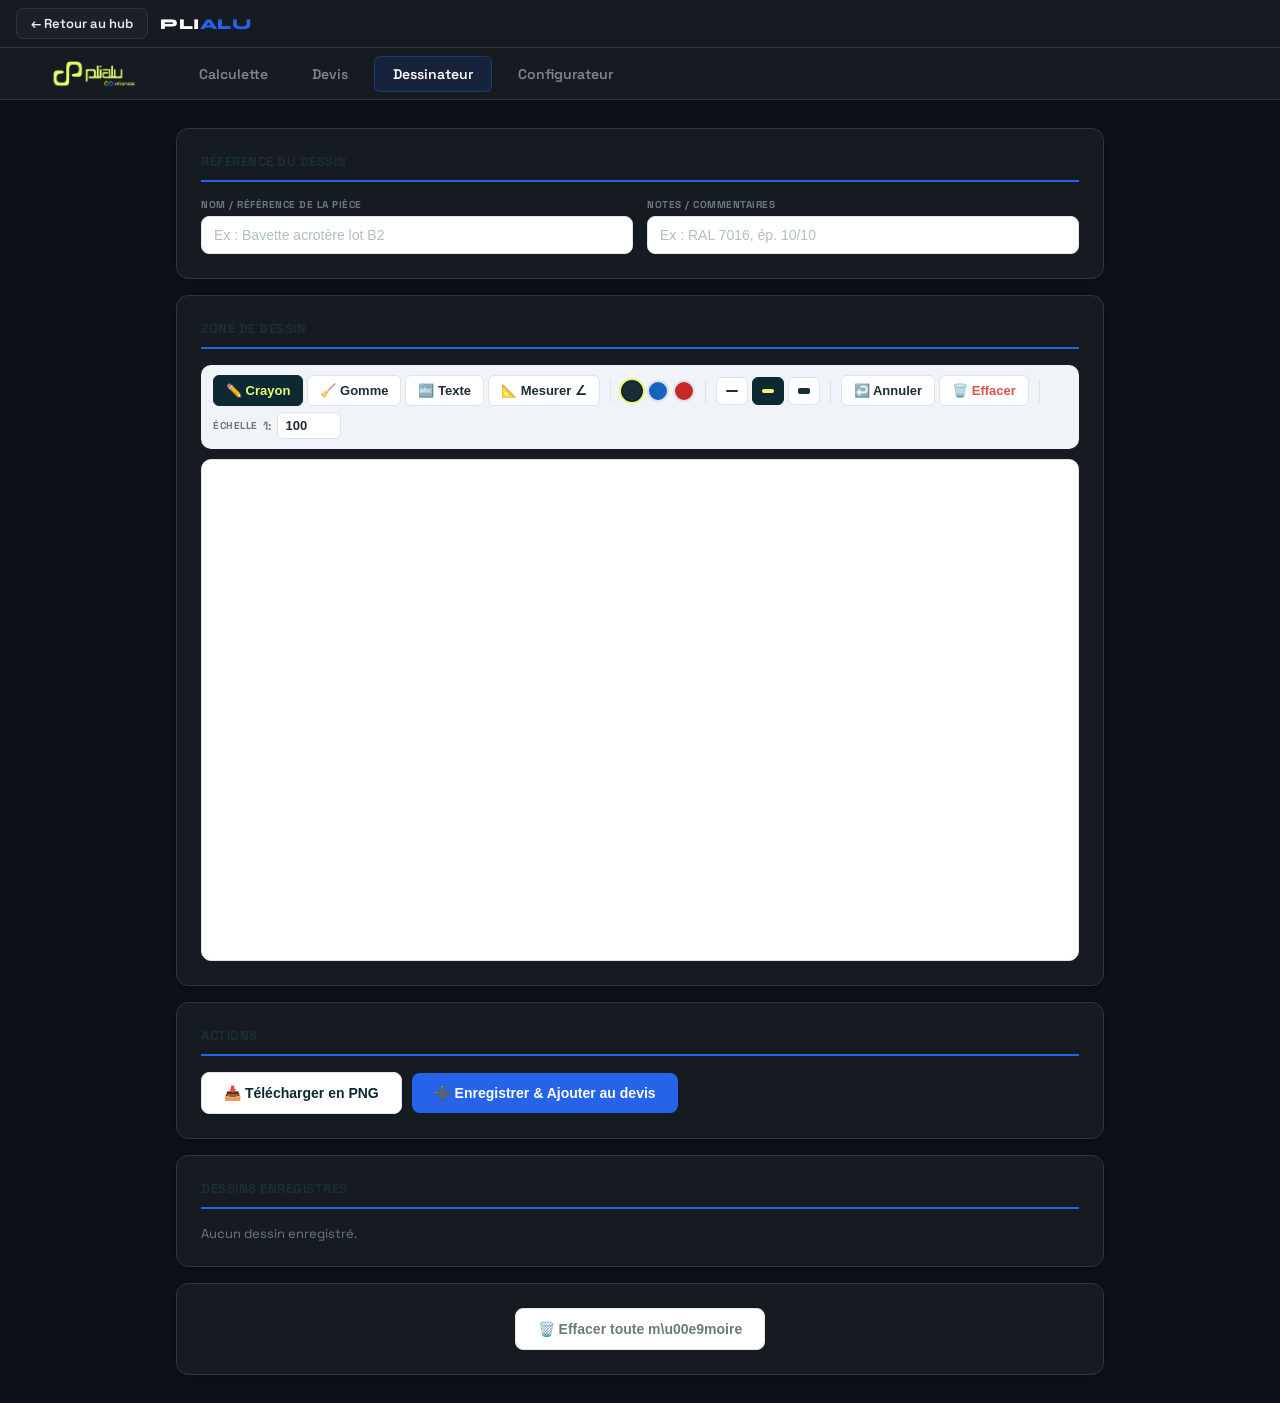
<file: plialu/dessinateur.html>
<!DOCTYPE html>
<html lang="fr">
<head>
  <meta charset="UTF-8">
  <meta name="viewport" content="width=device-width,initial-scale=1">
  <title>PLIALU — Dessinateur</title>
  <style>
    *{box-sizing:border-box;margin:0;padding:0}
    body{font-family:'Segoe UI',sans-serif;background:#f0f4f8;color:#1a2e38;min-height:100vh}

    .nav{background:#0d2933;padding:0 24px;display:flex;align-items:center;gap:8px;height:52px;position:sticky;top:0;z-index:100}
    .nav-logo{color:#e8fc69;font-weight:800;font-size:17px;margin-right:16px;letter-spacing:1px;display:flex;align-items:center;gap:8px}
    .nav-logo span{background:#e8fc69;color:#0d2933;border-radius:50%;width:22px;height:22px;display:inline-flex;align-items:center;justify-content:center;font-size:12px;font-weight:900}
    .nav-btn{background:transparent;border:none;color:#a0bcc4;padding:8px 18px;border-radius:6px;cursor:pointer;font-size:14px;font-weight:600;transition:.2s;text-decoration:none;display:inline-flex;align-items:center}
    .nav-btn:hover{color:#fff}
    .nav-btn.active{background:#e8fc69;color:#0d2933}

    .page{max-width:960px;margin:28px auto;padding:0 16px}

    .card{background:#fff;border-radius:12px;padding:22px 24px;margin-bottom:16px;box-shadow:0 1px 4px rgba(0,0,0,.07)}
    .card-title{font-size:13px;font-weight:800;color:#1a2e38;text-transform:uppercase;letter-spacing:.5px;margin-bottom:16px;padding-bottom:10px;border-bottom:2px solid #e8fc69}

    label{display:block;font-size:10px;font-weight:700;color:#6b7a80;text-transform:uppercase;letter-spacing:.5px;margin-bottom:5px}
    input[type="text"],textarea{width:100%;padding:10px 12px;border:1.5px solid #dde3e8;border-radius:8px;font-size:14px;background:#fff;color:#1a2e38;transition:border .2s;font-family:'Segoe UI',sans-serif}
    input:focus,textarea:focus{outline:none;border-color:#0d2933}
    input::placeholder,textarea::placeholder{color:#b0bec5}

    .grid2{display:grid;grid-template-columns:1fr 1fr;gap:14px}
    @media(max-width:600px){.grid2{grid-template-columns:1fr}}

    .toolbar{display:flex;flex-wrap:wrap;align-items:center;gap:6px;margin-bottom:10px;padding:10px 12px;background:#f0f4f8;border-radius:10px}
    .toolbar-group{display:flex;align-items:center;gap:4px}
    .toolbar-sep{width:1px;height:24px;background:#dde3e8;margin:0 4px}
    .tool-btn{padding:7px 12px;border:1.5px solid #dde3e8;border-radius:6px;cursor:pointer;font-size:13px;font-weight:600;background:#fff;color:#1a2e38;transition:.15s;display:inline-flex;align-items:center;gap:5px;white-space:nowrap}
    .tool-btn:hover{border-color:#0d2933;background:#f8fafb}
    .tool-btn.active{background:#0d2933;color:#e8fc69;border-color:#0d2933}
    .tool-btn.danger{color:#d9534f}
    .tool-btn.danger:hover{background:#d9534f;color:#fff;border-color:#d9534f}

    .swatch{width:22px;height:22px;border-radius:50%;border:2px solid #dde3e8;cursor:pointer;transition:.15s;flex-shrink:0}
    .swatch:hover{transform:scale(1.15)}
    .swatch.active{border-color:#0d2933;box-shadow:0 0 0 2px #e8fc69}

    .stroke-btn{width:32px;height:28px;border:1.5px solid #dde3e8;border-radius:6px;cursor:pointer;background:#fff;display:flex;align-items:center;justify-content:center;transition:.15s}
    .stroke-btn:hover{border-color:#0d2933}
    .stroke-btn.active{background:#0d2933;border-color:#0d2933}
    .stroke-btn.active .stroke-line{background:#e8fc69}
    .stroke-line{border-radius:2px;background:#1a2e38}

    .canvas-wrap{position:relative;border:1.5px solid #dde3e8;border-radius:10px;overflow:hidden;background:#fff;touch-action:none}
    #drawCanvas{display:block;width:100%;cursor:crosshair}

    /* Draw HUD — live cotation overlay */
    #drawHUD{position:absolute;display:none;pointer-events:none;background:rgba(13,41,51,0.87);color:#e8fc69;padding:4px 10px;border-radius:6px;font-size:12px;font-weight:700;z-index:30;white-space:nowrap;font-family:'Segoe UI',sans-serif}
    /* Guide canvas (croix fictives) */
    #guideCanvas{position:absolute;top:0;left:0;pointer-events:none;z-index:5}
    /* Outil angle — aide contextuelle */
    #angleHint{position:absolute;bottom:10px;left:50%;transform:translateX(-50%);background:rgba(13,41,51,0.82);color:#e8fc69;padding:5px 14px;border-radius:6px;font-size:12px;font-weight:600;z-index:35;pointer-events:none;white-space:nowrap;display:none}
    /* Résultat angle */
    #angleResult{position:absolute;display:none;background:#fff;border:1.5px solid #0d2933;border-radius:10px;padding:10px 14px;z-index:36;font-size:13px;font-weight:600;color:#1a2e38;box-shadow:0 4px 14px rgba(0,0,0,.13);white-space:nowrap;min-width:180px}
    #angleResult .ar-val{font-size:22px;font-weight:800;color:#c62828;display:block;margin-bottom:6px}
    #angleResult .ar-btns{display:flex;gap:6px}
    #angleResult .ar-btn{padding:4px 10px;border:1.5px solid #dde3e8;border-radius:6px;cursor:pointer;font-size:12px;font-weight:600;background:#f0f4f8;color:#1a2e38;transition:.15s}
    #angleResult .ar-btn:hover{border-color:#0d2933}
    /* Scale input */
    #scaleInput{width:64px;padding:5px 8px;border:1.5px solid #dde3e8;border-radius:6px;font-size:13px;font-weight:600;color:#1a2e38;background:#fff;transition:border .2s}
    #scaleInput:focus{outline:none;border-color:#0d2933}

    /* Text input overlay */
    #textOverlay{position:absolute;display:none;z-index:20}
    #textOverlay input{font-size:16px;padding:4px 8px;border:2px solid #0d2933;border-radius:6px;outline:none;background:#fff;min-width:140px;font-family:'Segoe UI',sans-serif}

    /* Draggable text labels */
    .text-label{position:absolute;cursor:grab;user-select:none;-webkit-user-select:none;z-index:10;font-family:'Segoe UI',sans-serif;font-weight:600;white-space:nowrap;padding:2px 4px;border-radius:3px;transition:box-shadow .15s}
    .text-label:hover{box-shadow:0 0 0 2px rgba(232,252,105,0.6)}
    .text-label.dragging{cursor:grabbing;box-shadow:0 0 0 2px #e8fc69;opacity:.85}
    .text-label .del-label{display:none;position:absolute;top:-10px;left:-10px;width:18px;height:18px;background:#d9534f;color:#fff;border:none;border-radius:50%;font-size:10px;cursor:pointer;align-items:center;justify-content:center;line-height:1}
    .text-label:hover .del-label{display:flex}
    .resize-handle{position:absolute;width:10px;height:10px;background:#0d2933;border:2px solid #e8fc69;border-radius:2px;display:none;z-index:15}
    .text-label:hover .resize-handle,.text-label.dragging .resize-handle{display:block}
    .resize-handle.ne{top:-5px;right:-5px;cursor:ne-resize}
    .resize-handle.sw{bottom:-5px;left:-5px;cursor:sw-resize}
    .resize-handle.se{bottom:-5px;right:-5px;cursor:se-resize}

    .actions{display:flex;flex-wrap:wrap;gap:10px;align-items:center}
    .btn-primary{background:#e8fc69;color:#0d2933;border:none;border-radius:8px;padding:12px 22px;font-size:14px;font-weight:800;cursor:pointer;transition:.15s;display:inline-flex;align-items:center;gap:6px}
    .btn-primary:hover{filter:brightness(.93)}
    .btn-secondary{background:#fff;color:#0d2933;border:1.5px solid #dde3e8;border-radius:8px;padding:12px 22px;font-size:14px;font-weight:700;cursor:pointer;transition:.15s;display:inline-flex;align-items:center;gap:6px}
    .btn-secondary:hover{border-color:#0d2933}

    .msg-ok{display:none;padding:10px 16px;background:#e6f9ee;color:#1a7a42;border-radius:8px;font-size:13px;font-weight:600;margin-top:10px;align-items:center;gap:6px}
    .msg-ok.show{display:inline-flex}

    .saved-list{margin-top:4px}
    .saved-item{display:flex;align-items:center;gap:12px;padding:10px 12px;border:1px solid #eef1f4;border-radius:8px;margin-bottom:8px;background:#fafbfc}
    .saved-item img{width:80px;height:50px;object-fit:contain;border-radius:4px;border:1px solid #dde3e8;background:#fff}
    .saved-item-info{flex:1;min-width:0}
    .saved-item-name{font-weight:700;font-size:13px;white-space:nowrap;overflow:hidden;text-overflow:ellipsis}
    .saved-item-date{font-size:11px;color:#6b7a80}
    .saved-item-del{background:none;border:none;color:#c0c8cc;cursor:pointer;font-size:16px;padding:4px;transition:.15s}
    .saved-item-del:hover{color:#d9534f}

    @media(max-width:600px){
      .toolbar{gap:4px;padding:8px}
      .tool-btn{padding:6px 8px;font-size:12px}
      .btn-primary,.btn-secondary{padding:10px 14px;font-size:13px}
    }
  </style>
  <!-- Hub : thème commun INFINIMETAL -->
  <link rel="preconnect" href="https://fonts.googleapis.com/">
  <link rel="preconnect" href="https://fonts.gstatic.com/" crossorigin>
  <link href="https://fonts.googleapis.com/css2?family=Space+Grotesk:wght@400;500;600;700&family=Syne:wght@700;800&display=swap" rel="stylesheet">
  <link rel="stylesheet" href="../assets/css/theme.css">
  <link rel="stylesheet" href="css/plialu-theme.css">
</head>
<body>
<!-- Bandeau retour vers le hub central -->
<div class="hub-return-bar">
  <a class="hub-back" href="../index.html">← Retour au hub</a>
  <span class="hub-mod">PLI<em>ALU</em></span>
</div>


<nav class="nav">
  <a href="index.html" style="text-decoration:none;">
    <img src="Plialu_INFINI Vert.png" alt="PLIALU" style="height:30px;width:auto;margin-right:16px;display:block">
  </a>
  <a class="nav-btn" href="calcul.html">Calculette</a>
  <a class="nav-btn" href="devis.html">Devis</a>
  <a class="nav-btn active" href="dessinateur.html">Dessinateur</a>
  <a class="nav-btn" href="configurateur.html">Configurateur</a>
</nav>

<div class="page">

  <div class="card">
    <div class="card-title">Référence du dessin</div>
    <div class="grid2">
      <div>
        <label for="refName">Nom / Référence de la pièce</label>
        <input type="text" id="refName" placeholder="Ex : Bavette acrotère lot B2">
      </div>
      <div>
        <label for="refNotes">Notes / Commentaires</label>
        <input type="text" id="refNotes" placeholder="Ex : RAL 7016, ép. 10/10">
      </div>
    </div>
  </div>

  <div class="card">
    <div class="card-title">Zone de dessin</div>

    <div class="toolbar">
      <div class="toolbar-group">
        <button class="tool-btn active" data-tool="pen" title="Tracer une ligne">✏️ Crayon</button>
        <button class="tool-btn" data-tool="eraser" title="Gomme">🧹 Gomme</button>
        <button class="tool-btn" data-tool="text" title="Ajouter un texte (double-clic pour modifier)">🔤 Texte</button>
        <button class="tool-btn" data-tool="angle" title="Mesurer l'angle entre 2 segments : clic A, sommet, clic C">📐 Mesurer ∠</button>
      </div>

      <div class="toolbar-sep"></div>

      <div class="toolbar-group">
        <div class="swatch active" data-color="#1a2e38" style="background:#1a2e38" title="Noir"></div>
        <div class="swatch" data-color="#1565c0" style="background:#1565c0" title="Bleu"></div>
        <div class="swatch" data-color="#c62828" style="background:#c62828" title="Rouge"></div>
      </div>

      <div class="toolbar-sep"></div>

      <div class="toolbar-group">
        <button class="stroke-btn" data-size="2" title="Fin"><div class="stroke-line" style="width:12px;height:2px"></div></button>
        <button class="stroke-btn active" data-size="4" title="Moyen"><div class="stroke-line" style="width:12px;height:4px"></div></button>
        <button class="stroke-btn" data-size="8" title="Épais"><div class="stroke-line" style="width:12px;height:6px"></div></button>
      </div>

      <div class="toolbar-sep"></div>

      <div class="toolbar-group">
        <button class="tool-btn" id="btnUndo" title="Annuler">↩️ Annuler</button>
        <button class="tool-btn danger" id="btnClear" title="Tout effacer">🗑️ Effacer</button>
      </div>

      <div class="toolbar-sep"></div>

      <div class="toolbar-group" style="align-items:center;gap:5px">
        <span style="font-size:10px;font-weight:700;color:#6b7a80;text-transform:uppercase;letter-spacing:.5px">Échelle</span>
        <span style="font-size:12px;font-weight:600;color:#6b7a80;margin-right:1px">1:</span>
        <input type="number" id="scaleInput" value="100" min="1" max="10000" title="Dénominateur de l'échelle (ex: 100 pour 1:100)">
      </div>
    </div>

    <div class="canvas-wrap" id="canvasWrap">
      <canvas id="drawCanvas" width="900" height="500"></canvas>
      <div id="textOverlay">
        <input type="text" id="textInput" placeholder="Saisir texte…">
      </div>
      <canvas id="guideCanvas"></canvas>
      <div id="drawHUD"></div>
      <div id="angleHint"></div>
      <div id="angleResult"></div>
    </div>
  </div>

  <div class="card">
    <div class="card-title">Actions</div>
    <div class="actions">
      <button class="btn-secondary" id="btnDownload">📥 Télécharger en PNG</button>
      <button class="btn-primary" id="btnSave">➕ Enregistrer &amp; Ajouter au devis</button>
    </div>
    <div class="msg-ok" id="msgOk">✅ Dessin enregistré et ajouté au devis !</div>
  </div>

  <div class="card">
    <div class="card-title">Dessins enregistrés</div>
    <div id="savedList" class="saved-list">
      <p style="color:#6b7a80;font-size:13px">Aucun dessin enregistré.</p>
    </div>
  </div>

  <!-- RESET GLOBAL -->
  <div class="card" style="text-align:center">
    <button class="btn-secondary" style="color:#6b7a80;border-color:#dde3e8" onclick="if(confirm('Effacer TOUTE la m\u00e9moire du projet (calculette, devis, dessinateur) ?')){localStorage.removeItem('plialu_project_data');localStorage.removeItem('plialu-devis');localStorage.removeItem('plialu-devis-dessins');location.reload();}">🗑️ Effacer toute m\u00e9moire</button>
  </div>

</div>

<script>
(() => {
  const canvas = document.getElementById('drawCanvas');
  const ctx = canvas.getContext('2d');
  const wrap = document.getElementById('canvasWrap');

  function resizeCanvas() {
    const rect = wrap.getBoundingClientRect();
    const w = rect.width;
    const h = 500;
    const dpr = window.devicePixelRatio || 1;
    canvas.width = w * dpr;
    canvas.height = h * dpr;
    canvas.style.width = w + 'px';
    canvas.style.height = h + 'px';
    ctx.setTransform(dpr, 0, 0, dpr, 0, 0);
    // Guide canvas — même taille, même DPR
    guideCanvas.width = w * dpr;
    guideCanvas.height = h * dpr;
    guideCanvas.style.width = w + 'px';
    guideCanvas.style.height = h + 'px';
    gctx.setTransform(dpr, 0, 0, dpr, 0, 0);
    restoreFromHistory();
  }

  let tool = 'pen';
  let color = '#1a2e38';
  let lineWidth = 4;
  let drawing = false;
  let history = [];
  let startPoint = null;
  let snapshotBeforeLine = null;

  // ── Cotation / échelle ──
  const hud = document.getElementById('drawHUD');
  let scale = 100;       // dénominateur de 1:N
  const SNAP_PX = 15;   // rayon de snap (px)
  let lastSegEnd = null; // fin du dernier segment — snap d'enchaînement
  // ── Canvas de guides (croix fictives) ──
  const guideCanvas = document.getElementById('guideCanvas');
  const gctx = guideCanvas.getContext('2d');

  document.getElementById('scaleInput').addEventListener('input', e => {
    const v = parseInt(e.target.value);
    if (v > 0) scale = v;
  });

  // 1 px CSS ≈ 0.2646 mm à 96 dpi → mm réel = px * (25.4/96) * scale
  function pxToMm(px) {
    return Math.round(px * (25.4 / 96) * scale);
  }

  // Angle d'un segment (°, 0° = droite, 90° = haut, sens trigo)
  function segAngleDeg(from, to) {
    const dx = to.x - from.x;
    const dy = -(to.y - from.y); // inverser Y canvas
    let a = Math.atan2(dy, dx) * 180 / Math.PI;
    if (a < 0) a += 360;
    return a;
  }

  // ══════════════════════════════════════════
  // Guides (croix fictives) — canvas overlay
  // ══════════════════════════════════════════
  function clearGuides() {
    gctx.clearRect(0, 0, wrap.clientWidth, 500);
  }

  function drawGuides(p) {
    const w = wrap.clientWidth;
    const h = 500;
    gctx.clearRect(0, 0, w, h);

    if (tool !== 'pen' && tool !== 'angle') return;

    // ── Croix pointillée dès le 1er clic ──
    if (tool === 'pen') {
      gctx.save();
      gctx.strokeStyle = 'rgba(100,149,237,0.38)';
      gctx.lineWidth = 1;
      gctx.setLineDash([5, 5]);
      // Verticale
      gctx.beginPath(); gctx.moveTo(p.x, 0); gctx.lineTo(p.x, h); gctx.stroke();
      // Horizontale
      gctx.beginPath(); gctx.moveTo(0, p.y); gctx.lineTo(w, p.y);  gctx.stroke();
      gctx.restore();
    }

  }

  // ══════════════════════════════════════════
  // Outil "Mesurer angle" — 3 clics : A, sommet B, C
  // ══════════════════════════════════════════
  let anglePts = [];  // accumule jusqu'à 3 points
  const angleHint   = document.getElementById('angleHint');
  const angleResult = document.getElementById('angleResult');

  const ANGLE_HINTS = [
    'Clic 1/3 — point A (premier bras)',
    'Clic 2/3 — sommet de l\'angle',
    'Clic 3/3 — point C (deuxième bras)',
  ];

  function setAngleHint(idx) {
    if (idx < 0) { angleHint.style.display = 'none'; return; }
    angleHint.textContent = ANGLE_HINTS[idx];
    angleHint.style.display = 'block';
  }

  function computeAngle(a, b, c) {
    const v1x = a.x - b.x, v1y = a.y - b.y;
    const v2x = c.x - b.x, v2y = c.y - b.y;
    const dot = v1x*v2x + v1y*v2y;
    const cos = dot / (Math.hypot(v1x, v1y) * Math.hypot(v2x, v2y));
    return Math.round(Math.acos(Math.max(-1, Math.min(1, cos))) * 180 / Math.PI);
  }

  function drawAngleOverlay(cursor) {
    const w = wrap.clientWidth, h = 500;
    gctx.clearRect(0, 0, w, h);
    gctx.save();
    gctx.strokeStyle = 'rgba(198,40,40,0.7)';
    gctx.lineWidth = 1.5;
    gctx.setLineDash([4, 4]);

    if (anglePts.length >= 1) {
      // Point A
      gctx.beginPath();
      gctx.arc(anglePts[0].x, anglePts[0].y, 5, 0, Math.PI * 2);
      gctx.fillStyle = 'rgba(198,40,40,0.7)';
      gctx.fill();
    }
    if (anglePts.length === 1) {
      // Ligne A → curseur
      gctx.beginPath(); gctx.moveTo(anglePts[0].x, anglePts[0].y); gctx.lineTo(cursor.x, cursor.y); gctx.stroke();
    }
    if (anglePts.length >= 2) {
      // Point B (sommet)
      gctx.beginPath();
      gctx.arc(anglePts[1].x, anglePts[1].y, 5, 0, Math.PI * 2);
      gctx.fillStyle = '#c62828';
      gctx.fill();
      // Ligne A → B
      gctx.beginPath(); gctx.moveTo(anglePts[0].x, anglePts[0].y); gctx.lineTo(anglePts[1].x, anglePts[1].y); gctx.stroke();
      // Ligne B → curseur
      gctx.beginPath(); gctx.moveTo(anglePts[1].x, anglePts[1].y); gctx.lineTo(cursor.x, cursor.y); gctx.stroke();
      // Angle live au sommet
      const ang = computeAngle(anglePts[0], anglePts[1], cursor);
      gctx.font = 'bold 13px "Segoe UI", sans-serif';
      gctx.fillStyle = '#c62828';
      gctx.setLineDash([]);
      gctx.lineWidth = 3;
      gctx.strokeStyle = 'rgba(255,255,255,0.9)';
      const tx = anglePts[1].x + 18, ty = anglePts[1].y - 10;
      gctx.strokeText(ang + '°', tx, ty);
      gctx.fillText(ang + '°', tx, ty);
    }
    gctx.restore();
  }

  function showAngleResult(vertex, ang) {
    angleResult.innerHTML =
      `<span class="ar-val">${ang}°</span>` +
      `<div class="ar-btns">` +
        `<button class="ar-btn" id="arCopy">Copier</button>` +
        `<button class="ar-btn" id="arClose">Fermer</button>` +
      `</div>`;
    // Positionner près du sommet
    const rx = Math.min(vertex.x + 20, wrap.clientWidth - 200);
    const ry = Math.max(vertex.y - 80, 10);
    angleResult.style.left = rx + 'px';
    angleResult.style.top  = ry + 'px';
    angleResult.style.display = 'block';
    document.getElementById('arCopy').addEventListener('click', () => {
      navigator.clipboard?.writeText(ang + '°').catch(() => {});
      document.getElementById('arCopy').textContent = 'Copié !';
    });
    document.getElementById('arClose').addEventListener('click', () => {
      angleResult.style.display = 'none';
    });
  }

  function resetAngleTool() {
    anglePts = [];
    setAngleHint(-1);
    clearGuides();
  }

  // ── Guides sur survol (hors dessin actif) ──
  canvas.addEventListener('mousemove', (e) => {
    if (drawing) return; // géré dans moveDraw
    const p = getPos(e);
    if (tool === 'angle') { drawAngleOverlay(p); return; }
    if (tool !== 'pen') { clearGuides(); return; }
    drawGuides(p);
  });

  canvas.addEventListener('mouseleave', () => {
    clearGuides();
    if (tool === 'angle' && anglePts.length > 0) drawAngleOverlay({ x: -9999, y: -9999 });
  });

  // ── Effacer guides quand on change d'outil ──
  document.querySelectorAll('[data-tool]').forEach(btn => {
    btn.addEventListener('click', () => {
      resetAngleTool();
      angleResult.style.display = 'none';
      clearGuides();
      if (btn.dataset.tool === 'angle') setAngleHint(0);
    });
  });

  // ── Text labels (draggable overlays) ──
  let textLabels = []; // {id, text, x, y, color, fontSize, el}

  function saveState() {
    history.push(ctx.getImageData(0, 0, canvas.width, canvas.height));
    if (history.length > 50) history.shift();
  }

  function restoreFromHistory() {
    if (history.length) {
      ctx.putImageData(history[history.length - 1], 0, 0);
    } else {
      fillWhite();
    }
  }

  function fillWhite() {
    const w = canvas.width / (window.devicePixelRatio || 1);
    const h = canvas.height / (window.devicePixelRatio || 1);
    ctx.fillStyle = '#ffffff';
    ctx.fillRect(0, 0, w, h);
  }

  function clearCanvas() {
    saveState();
    fillWhite();
    textLabels.forEach(t => t.el.remove());
    textLabels = [];
    lastSegEnd = null;
    clearGuides();
  }

  function getPos(e) {
    const rect = canvas.getBoundingClientRect();
    const src = e.touches && e.touches.length ? e.touches[0] : (e.changedTouches && e.changedTouches.length ? e.changedTouches[0] : e);
    return { x: src.clientX - rect.left, y: src.clientY - rect.top };
  }

  function drawLine(from, to) {
    ctx.beginPath();
    ctx.moveTo(from.x, from.y);
    ctx.lineTo(to.x, to.y);
    ctx.lineCap = 'round';
    ctx.strokeStyle = color;
    ctx.lineWidth = lineWidth;
    ctx.globalCompositeOperation = 'source-over';
    ctx.stroke();
  }

  // ══════════════════════════════════════════
  // Drawing — straight lines (pen) + freehand (eraser)
  // ══════════════════════════════════════════
  function startDraw(e) {
    if (tool === 'text') return;
    e.preventDefault();
    const p = getPos(e);

    // ── Outil angle : accumule 3 points ──
    if (tool === 'angle') {
      anglePts.push({ ...p });
      if (anglePts.length === 3) {
        const ang = computeAngle(anglePts[0], anglePts[1], anglePts[2]);
        showAngleResult(anglePts[1], ang);
        clearGuides();
        anglePts = [];
        setAngleHint(0); // prêt pour une nouvelle mesure
      } else {
        setAngleHint(anglePts.length);
      }
      return;
    }

    drawing = true;
    saveState();

    if (tool === 'pen') {
      // Snap au dernier point si proche
      if (lastSegEnd && Math.hypot(p.x - lastSegEnd.x, p.y - lastSegEnd.y) < SNAP_PX) {
        startPoint = { ...lastSegEnd };
      } else {
        startPoint = p;
        lastSegEnd = null;
      }
      snapshotBeforeLine = ctx.getImageData(0, 0, canvas.width, canvas.height);
    } else {
      ctx.beginPath();
      ctx.moveTo(p.x, p.y);
      ctx.lineCap = 'round';
      ctx.lineJoin = 'round';
      ctx.globalCompositeOperation = 'destination-out';
      ctx.lineWidth = lineWidth * 5;
    }
  }

  function moveDraw(e) {
    if (!drawing) return;
    e.preventDefault();
    const p = getPos(e);

    if (tool === 'pen') {
      ctx.putImageData(snapshotBeforeLine, 0, 0);
      drawLine(startPoint, p);

      // HUD live
      const dist = Math.hypot(p.x - startPoint.x, p.y - startPoint.y);
      const mm   = pxToMm(dist);
      const deg  = Math.round(segAngleDeg(startPoint, p));
      hud.textContent = `${mm} mm  ·  ${deg}°`;
      hud.style.display = 'block';
      // Positionner le HUD sans déborder
      const hudW = 140;
      const hudX = (p.x + 16 + hudW < wrap.clientWidth) ? p.x + 16 : p.x - hudW - 4;
      const hudY = (p.y - 38 > 0) ? p.y - 38 : p.y + 8;
      hud.style.left = hudX + 'px';
      hud.style.top  = hudY + 'px';
      // Guides aussi pendant le drag
      drawGuides(p);
    } else {
      hud.style.display = 'none';
      ctx.lineTo(p.x, p.y);
      ctx.stroke();
      ctx.beginPath();
      ctx.moveTo(p.x, p.y);
    }
  }

  function endDraw(e) {
    if (!drawing) return;
    drawing = false;
    hud.style.display = 'none';

    if (tool === 'pen' && startPoint) {
      if (e.type !== 'mouseleave') {
        const p = getPos(e);
        ctx.putImageData(snapshotBeforeLine, 0, 0);
        drawLine(startPoint, p);

        const dist = Math.hypot(p.x - startPoint.x, p.y - startPoint.y);
        if (dist > 4) {
          lastSegEnd = { ...p };
        }
      }
      startPoint = null;
      snapshotBeforeLine = null;
    }

    ctx.globalCompositeOperation = 'source-over';
  }

  canvas.addEventListener('mousedown', startDraw);
  canvas.addEventListener('mousemove', moveDraw);
  canvas.addEventListener('mouseup', endDraw);
  canvas.addEventListener('mouseleave', endDraw);
  canvas.addEventListener('touchstart', startDraw, { passive: false });
  canvas.addEventListener('touchmove', moveDraw, { passive: false });
  canvas.addEventListener('touchend', endDraw);

  // ══════════════════════════════════════════
  // Text tool — creates draggable labels
  // ══════════════════════════════════════════
  const textOverlay = document.getElementById('textOverlay');
  const textInput = document.getElementById('textInput');

  canvas.addEventListener('click', (e) => {
    if (tool !== 'text') return;
    const p = getPos(e);
    textOverlay.style.display = 'block';
    textOverlay.style.left = p.x + 'px';
    textOverlay.style.top = (p.y - 16) + 'px';
    textInput.value = '';
    textInput.style.color = color;
    textInput.focus();
    textInput._pos = p;
  });

  function commitText() {
    const txt = textInput.value.trim();
    if (textInput._editLbl) {
      // Modifier un label existant
      if (txt) {
        textInput._editLbl.text = txt;
        textInput._editLbl.el.firstChild.nodeValue = txt;
      }
      textInput._editLbl = null;
    } else if (txt && textInput._pos) {
      const p = textInput._pos;
      const fontSize = Math.max(14, lineWidth * 4);
      createTextLabel(txt, p.x, p.y, color, fontSize);
    }
    textOverlay.style.display = 'none';
    textInput._pos = null;
  }

  textInput.addEventListener('keydown', (e) => {
    if (e.key === 'Enter') { e.preventDefault(); commitText(); }
    if (e.key === 'Escape') { textOverlay.style.display = 'none'; textInput._pos = null; }
  });
  textInput.addEventListener('blur', commitText);

  // ══════════════════════════════════════════
  // Draggable + resizable text label system
  // ══════════════════════════════════════════
  function createTextLabel(text, x, y, col, fontSize) {
    const id = 'lbl-' + Date.now();
    const el = document.createElement('div');
    el.className = 'text-label';
    el.style.left = x + 'px';
    el.style.top = (y - fontSize) + 'px';
    el.style.fontSize = fontSize + 'px';
    el.style.color = col;
    el.style.pointerEvents = 'auto';
    el.textContent = text;

    // Double-clic → rééditer le texte
    el.addEventListener('dblclick', (ev) => {
      ev.stopPropagation();
      textOverlay.style.display = 'block';
      textOverlay.style.left = el.offsetLeft + 'px';
      textOverlay.style.top  = el.offsetTop  + 'px';
      textInput.value = lbl.text;
      textInput.style.color    = lbl.color;
      textInput.style.fontSize = lbl.fontSize + 'px';
      textInput._editLbl = lbl;
      textInput._pos = null;
      textInput.focus();
      textInput.select();
    });

    const lbl = { id, text, x, y: y - fontSize, color: col, fontSize, el };

    // Delete button
    const del = document.createElement('button');
    del.className = 'del-label';
    del.textContent = '✕';
    del.addEventListener('click', (e) => {
      e.stopPropagation();
      el.remove();
      textLabels = textLabels.filter(t => t.id !== id);
      setTimeout(saveDessinateurData, 80);
    });
    el.appendChild(del);

    // ── Resize handles ──
    let isResizing = false;
    let resizeCorner = '';
    let resizeStartX = 0, resizeStartY = 0;
    let resizeStartFontSize = 0;
    let resizeStartLeft = 0, resizeStartTop = 0;

    ['ne', 'sw', 'se'].forEach(corner => {
      const handle = document.createElement('div');
      handle.className = 'resize-handle ' + corner;
      handle.addEventListener('mousedown', (e) => {
        e.stopPropagation();
        e.preventDefault();
        isResizing = true;
        resizeCorner = corner;
        resizeStartX = e.clientX;
        resizeStartY = e.clientY;
        resizeStartFontSize = lbl.fontSize;
        resizeStartLeft = el.offsetLeft;
        resizeStartTop = el.offsetTop;
      });
      el.appendChild(handle);
    });

    // ── Drag logic ──
    let isDragging = false;
    let dragOffsetX = 0, dragOffsetY = 0;

    function onDragStart(e) {
      if (isResizing) return;
      e.preventDefault();
      e.stopPropagation();
      isDragging = true;
      el.classList.add('dragging');
      const src = e.touches ? e.touches[0] : e;
      dragOffsetX = src.clientX - el.offsetLeft;
      dragOffsetY = src.clientY - el.offsetTop;
    }

    function onDocMouseMove(e) {
      if (isDragging) {
        e.preventDefault();
        const src = e.touches ? e.touches[0] : e;
        let nx = src.clientX - dragOffsetX;
        let ny = src.clientY - dragOffsetY;
        nx = Math.max(0, Math.min(nx, wrap.clientWidth - el.offsetWidth));
        ny = Math.max(0, Math.min(ny, 500 - el.offsetHeight));
        el.style.left = nx + 'px';
        el.style.top = ny + 'px';
        lbl.x = nx; lbl.y = ny;
      }
      if (isResizing) {
        e.preventDefault();
        const dx = e.clientX - resizeStartX;
        const dy = e.clientY - resizeStartY;
        let delta;
        if (resizeCorner === 'se') delta = (dx + dy) / 2;
        else if (resizeCorner === 'sw') delta = (-dx + dy) / 2;
        else delta = (dx - dy) / 2; // ne
        const newSize = Math.max(8, Math.min(200, Math.round(resizeStartFontSize + delta)));
        lbl.fontSize = newSize;
        el.style.fontSize = newSize + 'px';
        // Anchor bottom for top handle (ne)
        if (resizeCorner === 'ne') {
          el.style.top = (resizeStartTop - (newSize - resizeStartFontSize)) + 'px';
        }
      }
    }

    function onDocMouseUp() {
      if (isDragging) { isDragging = false; el.classList.remove('dragging'); }
      if (isResizing) { isResizing = false; }
    }

    el.addEventListener('mousedown', onDragStart);
    document.addEventListener('mousemove', onDocMouseMove);
    document.addEventListener('mouseup', onDocMouseUp);
    el.addEventListener('touchstart', onDragStart, { passive: false });
    document.addEventListener('touchmove', (e) => {
      if (isDragging) { onDocMouseMove(e); }
    }, { passive: false });
    document.addEventListener('touchend', onDocMouseUp);

    wrap.appendChild(el);
    textLabels.push(lbl);
    setTimeout(saveDessinateurData, 80); // sauvegarde après ajout d'un label
  }

  // ══════════════════════════════════════════
  // Render text labels onto canvas (for export)
  // ══════════════════════════════════════════
  function renderLabelsToCanvas(targetCtx, dpr) {
    textLabels.forEach(lbl => {
      targetCtx.save();
      targetCtx.globalCompositeOperation = 'source-over';
      targetCtx.font = `600 ${lbl.fontSize}px 'Segoe UI', sans-serif`;
      targetCtx.fillStyle = lbl.color;
      // el.offsetLeft/Top gives the current position in the wrapper
      const x = lbl.el.offsetLeft;
      const y = lbl.el.offsetTop + lbl.fontSize; // baseline offset
      targetCtx.fillText(lbl.text, x, y);
      targetCtx.restore();
    });
  }

  // ══════════════════════════════════════════
  // Toolbar — tool selection
  // ══════════════════════════════════════════
  document.querySelectorAll('[data-tool]').forEach(btn => {
    btn.addEventListener('click', () => {
      document.querySelectorAll('[data-tool]').forEach(b => b.classList.remove('active'));
      btn.classList.add('active');
      tool = btn.dataset.tool;
      if (tool === 'eraser') canvas.style.cursor = 'cell';
      else if (tool === 'text') canvas.style.cursor = 'text';
      else canvas.style.cursor = 'crosshair';
    });
  });

  document.querySelectorAll('.swatch').forEach(sw => {
    sw.addEventListener('click', () => {
      document.querySelectorAll('.swatch').forEach(s => s.classList.remove('active'));
      sw.classList.add('active');
      color = sw.dataset.color;
    });
  });

  document.querySelectorAll('.stroke-btn').forEach(btn => {
    btn.addEventListener('click', () => {
      document.querySelectorAll('.stroke-btn').forEach(b => b.classList.remove('active'));
      btn.classList.add('active');
      lineWidth = parseInt(btn.dataset.size);
    });
  });

  // ── Undo ──
  document.getElementById('btnUndo').addEventListener('click', () => {
    if (history.length > 0) {
      history.pop();
      if (history.length > 0) {
        ctx.putImageData(history[history.length - 1], 0, 0);
      } else {
        fillWhite();
      }
      lastSegEnd = null;
      clearGuides();
    }
  });

  // ── Clear ──
  document.getElementById('btnClear').addEventListener('click', () => {
    if (confirm('Effacer tout le dessin ?')){ clearCanvas(); setTimeout(saveDessinateurData, 80); }
  });

  // ══════════════════════════════════════════
  // Export — renders labels onto canvas then exports
  // ══════════════════════════════════════════
  function getCanvasDataURL() {
    const dpr = window.devicePixelRatio || 1;
    const tmp = document.createElement('canvas');
    tmp.width = canvas.width;
    tmp.height = canvas.height;
    const tctx = tmp.getContext('2d');
    // White bg
    tctx.fillStyle = '#ffffff';
    tctx.fillRect(0, 0, tmp.width, tmp.height);
    // Draw canvas content
    tctx.drawImage(canvas, 0, 0);
    // Draw text labels on top
    tctx.setTransform(dpr, 0, 0, dpr, 0, 0);
    renderLabelsToCanvas(tctx, dpr);
    return tmp.toDataURL('image/png');
  }

  // ── Download PNG ──
  document.getElementById('btnDownload').addEventListener('click', () => {
    const name = document.getElementById('refName').value.trim() || 'plialu-dessin';
    const a = document.createElement('a');
    a.href = getCanvasDataURL();
    a.download = name.replace(/[^a-zA-Z0-9àâéèêëïîôùûüçÀÉ_-]/g, '_') + '.png';
    a.click();
  });

  // ── Save & add to devis ──
  document.getElementById('btnSave').addEventListener('click', () => {
    const nom = document.getElementById('refName').value.trim();
    if (!nom) {
      alert('Veuillez saisir un nom / référence pour le dessin.');
      document.getElementById('refName').focus();
      return;
    }

    const item = {
      id: 'D' + Date.now(),
      nom: nom,
      notes: document.getElementById('refNotes').value.trim(),
      date: new Date().toLocaleString('fr-FR'),
      imageBase64: getCanvasDataURL()
    };

    let dessins = [];
    try { dessins = JSON.parse(localStorage.getItem('plialu-devis-dessins')) || []; } catch (e) {}
    dessins.push(item);
    localStorage.setItem('plialu-devis-dessins', JSON.stringify(dessins));

    const msg = document.getElementById('msgOk');
    msg.classList.add('show');
    setTimeout(() => msg.classList.remove('show'), 3500);

    renderSavedList();
  });

  // ── Render saved drawings ──
  function renderSavedList() {
    const container = document.getElementById('savedList');
    let dessins = [];
    try { dessins = JSON.parse(localStorage.getItem('plialu-devis-dessins')) || []; } catch (e) {}

    if (!dessins.length) {
      container.innerHTML = '<p style="color:#6b7a80;font-size:13px">Aucun dessin enregistré.</p>';
      return;
    }

    container.innerHTML = dessins.map((d, i) => `
      <div class="saved-item">
        <img src="${d.imageBase64}" alt="${d.nom}">
        <div class="saved-item-info">
          <div class="saved-item-name">${escHtml(d.nom)}</div>
          ${d.notes ? `<div class="saved-item-date">${escHtml(d.notes)}</div>` : ''}
        </div>
        <button class="saved-item-del" data-idx="${i}" title="Supprimer">✕</button>
      </div>
    `).join('');

    container.querySelectorAll('.saved-item-del').forEach(btn => {
      btn.addEventListener('click', () => {
        const idx = parseInt(btn.dataset.idx);
        dessins.splice(idx, 1);
        localStorage.setItem('plialu-devis-dessins', JSON.stringify(dessins));
        renderSavedList();
      });
    });
  }

  function escHtml(s) {
    const d = document.createElement('div');
    d.textContent = s;
    return d.innerHTML;
  }

  // ═══════ SAUVEGARDE AUTOMATIQUE ═══════
  const SAVE_KEY = 'plialu_project_data';

  function getProjectData(){
    try { return JSON.parse(localStorage.getItem(SAVE_KEY)) || {}; } catch(e){ return {}; }
  }
  function showSaveIndicator(){
    let el = document.getElementById('save-indicator');
    if(!el){ el = document.createElement('div'); el.id='save-indicator'; el.style.cssText='position:fixed;bottom:20px;right:20px;background:rgba(13,41,51,0.88);color:#e8fc69;padding:7px 16px;border-radius:20px;font-size:12px;font-weight:700;z-index:200;opacity:0;transition:opacity .35s;pointer-events:none;letter-spacing:.3px'; document.body.appendChild(el); }
    el.textContent = '\uD83D\uDCBE Projet sauvegard\u00e9';
    el.style.opacity = '1';
    clearTimeout(el._t);
    el._t = setTimeout(() => { el.style.opacity = '0'; }, 1800);
  }

  function saveDessinateurData(){
    const data = getProjectData();
    data.dessinateur = {
      refName: document.getElementById('refName').value,
      refNotes: document.getElementById('refNotes').value,
      scale: scale,
      color: color,
      lineWidth: lineWidth,
      tool: tool,
      textLabels: textLabels.map(l => ({
        id: l.id, text: l.text, x: l.el.offsetLeft, y: l.el.offsetTop,
        color: l.color, fontSize: l.fontSize
      })),
      canvasData: canvas.toDataURL('image/png')
    };
    localStorage.setItem(SAVE_KEY, JSON.stringify(data));
    showSaveIndicator();
  }

  function loadDessinateurData(){
    const d = getProjectData().dessinateur;
    if(!d) return;
    if(d.refName) document.getElementById('refName').value = d.refName;
    if(d.refNotes) document.getElementById('refNotes').value = d.refNotes;
    if(d.scale){ scale = d.scale; document.getElementById('scaleInput').value = d.scale; }
    if(d.color){
      color = d.color;
      document.querySelectorAll('.swatch').forEach(s => s.classList.toggle('active', s.dataset.color === d.color));
    }
    if(d.lineWidth){
      lineWidth = d.lineWidth;
      document.querySelectorAll('.stroke-btn').forEach(b => b.classList.toggle('active', parseInt(b.dataset.size) === d.lineWidth));
    }
    // Restaurer le canvas
    if(d.canvasData){
      const img = new Image();
      img.onload = () => {
        ctx.drawImage(img, 0, 0);
        saveState(); // ajouter dans l'historique pour undo
      };
      img.src = d.canvasData;
    }
    // Restaurer les labels texte
    if(d.textLabels && d.textLabels.length){
      d.textLabels.forEach(l => {
        createTextLabel(l.text, l.x, l.y + l.fontSize, l.color, l.fontSize);
      });
    }
  }

  // Auto-save sur les champs texte
  document.getElementById('refName').addEventListener('input', saveDessinateurData);
  document.getElementById('refNotes').addEventListener('input', saveDessinateurData);

  // Auto-save après chaque trait — listeners additionnels simples
  // (le setTimeout garantit qu'ils s'exécutent après endDraw)
  canvas.addEventListener('mouseup', () => setTimeout(saveDessinateurData, 80));
  canvas.addEventListener('touchend', () => setTimeout(saveDessinateurData, 80));

  // Save quand on change d'outil/couleur/épaisseur
  document.querySelectorAll('[data-tool], .swatch, .stroke-btn').forEach(b => {
    b.addEventListener('click', () => setTimeout(saveDessinateurData, 50));
  });

  // ── Init ──
  window.addEventListener('resize', resizeCanvas);
  resizeCanvas();
  fillWhite();
  loadDessinateurData();
  renderSavedList();
})();
</script>
</body>
</html>
</file>
<file: assets/css/theme.css>
/* ============================================================
   THEME COMMUN — design system extrait d'INFINIMETAL
   Utilisé par : le hub (index.html), INFINIMETAL et l'habillage
   léger de PLIALU. Ne contient que les tokens et composants de
   base, pour rester non destructif vis-à-vis du CSS existant.
   ============================================================ */

:root {
  --bg:#0d1117;
  --card:#161b22;
  --card2:#1c2128;
  --border:#30363d;
  --accent:#2563eb;
  --accent-lite:rgba(37,99,235,0.12);
  --accent-border:rgba(37,99,235,0.35);
  --text:#e6edf3;
  --muted:#7d8590;
  --green:#3fb950;
  --yellow:#e3b341;
  --red:#f87171;
  --white:#ffffff;
  --radius:12px;
  --radius-sm:8px;
  --font-body:'Space Grotesk', -apple-system, BlinkMacSystemFont, 'Segoe UI', sans-serif;
  --font-display:'Syne','Space Grotesk', sans-serif;
}

/* ---- Logo (réutilisé par le header INFINIMETAL et le hub) ---- */
.logo{
  font-family:var(--font-display);
  font-weight:800;font-size:22px;letter-spacing:.04em;color:var(--white);
}
.logo em{color:var(--accent);font-style:normal}
.logo-sub{
  font-size:11px;font-weight:400;color:var(--muted);letter-spacing:.06em;
  text-transform:uppercase;margin-left:10px;vertical-align:middle;
}

/* ---- Boutons (mêmes styles que INFINIMETAL) ---- */
.btn{
  display:inline-flex;align-items:center;justify-content:center;gap:8px;
  padding:11px 24px;border-radius:var(--radius-sm);border:none;
  font-family:inherit;font-size:15px;font-weight:600;cursor:pointer;
  transition:all .18s;text-decoration:none;
}
.btn-primary{background:var(--accent);color:#fff}
.btn-primary:hover{background:#1d4ed8;transform:translateY(-1px)}
.btn-ghost{background:transparent;color:var(--muted);border:1px solid var(--border)}
.btn-ghost:hover{background:var(--card2);color:var(--text)}

/* ---- Carte générique ---- */
.card{
  background:var(--card);border:1px solid var(--border);
  border-radius:var(--radius);padding:24px;
}

/* ---- Bouton « Retour au hub » (bandeau injecté dans PLIALU) ---- */
.hub-return-bar{
  position:sticky;top:0;z-index:1000;
  display:flex;align-items:center;gap:12px;
  background:var(--card);border-bottom:1px solid var(--border);
  padding:8px 16px;font-family:var(--font-body);
}
.hub-return-bar a.hub-back{
  display:inline-flex;align-items:center;gap:6px;
  padding:6px 14px;border-radius:7px;
  border:1px solid var(--border);background:var(--card2);
  color:var(--text);font-size:13px;font-weight:600;
  text-decoration:none;transition:all .18s;
}
.hub-return-bar a.hub-back:hover{
  border-color:var(--accent-border);background:var(--accent-lite);color:var(--white);
}
.hub-return-bar .hub-mod{
  font-family:var(--font-display);font-weight:800;
  letter-spacing:.04em;color:var(--white);font-size:15px;
}
.hub-return-bar .hub-mod em{color:var(--accent);font-style:normal}
</file>
<file: assets/css/hub.css>
/* ============================================================
   HUB — styles spécifiques à la page d'accueil centrale
   S'appuie sur les variables/composants de theme.css
   ============================================================ */

*{box-sizing:border-box;margin:0;padding:0}

body{
  background:var(--bg);
  color:var(--text);
  font-family:var(--font-body);
  min-height:100vh;
  font-size:15px;
  display:flex;
  flex-direction:column;
}

/* ---- Header du hub ---- */
.hub-header{
  background:var(--card);
  border-bottom:1px solid var(--border);
  padding:0 28px;
  display:flex;align-items:center;justify-content:space-between;
  height:58px;position:sticky;top:0;z-index:100;
}

/* ---- Zone centrale ---- */
.hub-main{
  flex:1;
  max-width:1080px;width:100%;
  margin:0 auto;
  padding:56px 20px 40px;
}

.hub-hero{
  text-align:center;
  margin-bottom:48px;
}
.hub-hero h1{
  font-family:var(--font-display);
  font-weight:800;
  font-size:clamp(28px,5vw,44px);
  letter-spacing:.02em;
  color:var(--white);
  margin-bottom:14px;
}
.hub-hero h1 em{color:var(--accent);font-style:normal}
.hub-hero p{
  color:var(--muted);
  font-size:clamp(14px,2.2vw,17px);
  max-width:560px;margin:0 auto;
  line-height:1.55;
}

/* ---- Cartes de sélection ---- */
.hub-cards{
  display:grid;
  grid-template-columns:repeat(2,1fr);
  gap:24px;
}

.hub-card{
  background:var(--card);
  border:1px solid var(--border);
  border-radius:16px;
  padding:32px 28px;
  display:flex;flex-direction:column;
  text-decoration:none;
  color:var(--text);
  transition:transform .2s, border-color .2s, box-shadow .2s;
  position:relative;
  overflow:hidden;
}
.hub-card::before{
  content:"";position:absolute;inset:0;
  background:linear-gradient(135deg,rgba(37,99,235,.07),transparent 60%);
  opacity:0;transition:opacity .25s;
}
.hub-card:hover{
  transform:translateY(-4px);
  border-color:var(--accent-border);
  box-shadow:0 12px 40px -12px rgba(37,99,235,.35);
}
.hub-card:hover::before{opacity:1}

.hub-card-logo{
  height:54px;display:flex;align-items:center;
  margin-bottom:22px;position:relative;z-index:1;
}
.hub-card-logo img{height:48px;width:auto}
.hub-card-logo .logo{font-size:28px}

.hub-card h2{
  font-family:var(--font-display);
  font-weight:700;font-size:21px;
  color:var(--white);margin-bottom:8px;
  position:relative;z-index:1;
}
.hub-card .tag{
  font-size:11px;font-weight:700;letter-spacing:.1em;text-transform:uppercase;
  color:var(--accent);margin-bottom:14px;position:relative;z-index:1;
}
.hub-card p{
  color:var(--muted);font-size:14px;line-height:1.55;
  flex:1;position:relative;z-index:1;
}
.hub-card .hub-cta{
  margin-top:24px;
  display:inline-flex;align-items:center;gap:8px;
  color:var(--white);font-weight:600;font-size:14px;
  position:relative;z-index:1;
}
.hub-card .hub-cta svg{transition:transform .2s}
.hub-card:hover .hub-cta svg{transform:translateX(4px)}

/* ---- Footer ---- */
.hub-footer{
  text-align:center;
  color:var(--muted);
  font-size:12px;
  padding:24px 20px;
  border-top:1px solid var(--border);
}

/* ---- Responsive mobile ---- */
@media (max-width:720px){
  .hub-cards{grid-template-columns:1fr}
  .hub-main{padding:36px 16px 28px}
  .hub-header{padding:0 16px}
}
</file>
<file: plialu/css/plialu-theme.css>
/* ============================================================
   PLIALU — Harmonisation LÉGÈRE (Phase 1)
   Objectif : fond sombre + header cohérent + accents INFINIMETAL
   + typographie commune, SANS remplacer Bootstrap ni réécrire
   les pages. Les cartes blanches existantes restent intactes et
   parfaitement lisibles « posées » sur le fond sombre.
   Ce fichier est chargé APRÈS le <style> propre à chaque page,
   il ne fait que surcharger quelques propriétés ciblées.
   ============================================================ */

/* ---- Fond sombre global (frame INFINIMETAL) ---- */
body{
  background:var(--bg) !important;
  color:var(--text);
  font-family:var(--font-body) !important;
}

/* ---- Header : les deux variantes PLIALU (.navbar et .nav) ----
   On les aligne sur la couleur de carte + bordure INFINIMETAL.  */
.navbar,
.nav{
  background:var(--card) !important;
  border-bottom:1px solid var(--border);
  box-shadow:none !important;
}
.navbar-brand{color:var(--white) !important}

/* Liens / boutons de nav -> accent bleu INFINIMETAL */
.navbar-links a,
.nav-btn{
  color:var(--muted) !important;
}
.navbar-links a:hover,
.nav-btn:hover{
  color:var(--text) !important;
  background:var(--card2) !important;
}
.navbar-links a.active,
.nav-btn.active{
  color:var(--white) !important;
  background:var(--accent-lite) !important;
  border:1px solid var(--accent-border);
}

/* ---- Accents lime (#e8fc69 / #e2fd48) -> bleu INFINIMETAL ---- */
.card-title{border-bottom-color:var(--accent) !important}

/* ---- Titres « nus » posés directement sur le fond sombre ----
   (sinon ils resteraient en texte foncé sur fond foncé)        */
.hero h1,
.section-title h2,
.page-header h1{color:var(--text) !important}
.hero p,
.hero .hero-badge,
.section-title p,
.page-header p{color:var(--muted) !important}

/* La hero d'index a souvent un fond clair : on la neutralise en
   transparent pour rester sur le fond sombre, sans casser sa mise
   en page. */
.hero{background:transparent !important}

/* Les cartes/conteneurs blancs existants sont conservés tels quels.
   On adoucit juste leur ombre pour le fond sombre. */
.card,
.module-card{box-shadow:0 1px 4px rgba(0,0,0,.35)}
</file>
<file: plialu/js/easytest2.css>
@charset "UTF-8";/*!
 * BootstrapVue Custom CSS (https://bootstrap-vue.org)
 */
.bv-no-focus-ring:focus {
    outline: 0
}

@media (max-width: 575.98px) {
    .bv-d-xs-down-none {
        display:none!important
    }
}

@media (max-width: 767.98px) {
    .bv-d-sm-down-none {
        display:none!important
    }
}

@media (max-width: 991.98px) {
    .bv-d-md-down-none {
        display:none!important
    }
}

@media (max-width: 1199.98px) {
    .bv-d-lg-down-none {
        display:none!important
    }
}

.bv-d-xl-down-none {
    display: none!important
}

.form-control.focus {
    background-color: #fff;
    border-color: #80bdff;
    box-shadow: 0 0 0 .2rem rgba(0,123,255,.25);
    color: #495057;
    outline: 0
}

.form-control.focus.is-valid {
    border-color: #28a745;
    box-shadow: 0 0 0 .2rem rgba(40,167,69,.25)
}

.form-control.focus.is-invalid {
    border-color: #dc3545;
    box-shadow: 0 0 0 .2rem rgba(220,53,69,.25)
}

.b-avatar {
    align-items: center;
    display: inline-flex;
    flex-shrink: 0;
    font-size: inherit;
    font-weight: 400;
    height: 2.5rem;
    justify-content: center;
    line-height: 1;
    max-height: auto;
    max-width: 100%;
    overflow: visible;
    position: relative;
    text-align: center;
    transition: color .15s ease-in-out,background-color .15s ease-in-out,box-shadow .15s ease-in-out;
    vertical-align: middle;
    width: 2.5rem
}

.b-avatar:focus {
    outline: 0
}

.b-avatar.btn,.b-avatar[href] {
    border: 0;
    padding: 0
}

.b-avatar.btn .b-avatar-img img,.b-avatar[href] .b-avatar-img img {
    transition: -webkit-transform .15s ease-in-out;
    transition: transform .15s ease-in-out;
    transition: transform .15s ease-in-out,-webkit-transform .15s ease-in-out
}

.b-avatar.btn:not(:disabled):not(.disabled),.b-avatar[href]:not(:disabled):not(.disabled) {
    cursor: pointer
}

.b-avatar.btn:not(:disabled):not(.disabled):hover .b-avatar-img img,.b-avatar[href]:not(:disabled):not(.disabled):hover .b-avatar-img img {
    -webkit-transform: scale(1.15);
    transform: scale(1.15)
}

.b-avatar.disabled,.b-avatar:disabled,.b-avatar[disabled] {
    opacity: .65;
    pointer-events: none
}

.b-avatar .b-avatar-custom,.b-avatar .b-avatar-img,.b-avatar .b-avatar-text {
    align-items: center;
    border-radius: inherit;
    display: flex;
    height: 100%;
    justify-content: center;
    -webkit-mask-image: radial-gradient(#fff,#000);
    mask-image: radial-gradient(#fff,#000);
    overflow: hidden;
    width: 100%
}

.b-avatar .b-avatar-text {
    text-transform: uppercase;
    white-space: nowrap
}

.b-avatar[href] {
    text-decoration: none
}

.b-avatar>.b-icon {
    height: auto;
    max-width: 100%;
    width: 60%
}

.b-avatar .b-avatar-img img {
    border-radius: inherit;
    height: 100%;
    max-height: auto;
    -o-object-fit: cover;
    object-fit: cover;
    width: 100%
}

.b-avatar .b-avatar-badge {
    border-radius: 10em;
    font-size: 70%;
    font-weight: 700;
    line-height: 1;
    min-height: 1.5em;
    min-width: 1.5em;
    padding: .25em;
    position: absolute;
    z-index: 1
}

.b-avatar-sm {
    height: 1.5rem;
    width: 1.5rem
}

.b-avatar-sm .b-avatar-text {
    font-size: .6rem
}

.b-avatar-sm .b-avatar-badge {
    font-size: .42rem
}

.b-avatar-lg {
    height: 3.5rem;
    width: 3.5rem
}

.b-avatar-lg .b-avatar-text {
    font-size: 1.4rem
}

.b-avatar-lg .b-avatar-badge {
    font-size: .98rem
}

.b-avatar-group .b-avatar-group-inner {
    display: flex;
    flex-wrap: wrap
}

.b-avatar-group .b-avatar {
    border: 1px solid #dee2e6
}

.b-avatar-group .btn.b-avatar:hover:not(.disabled):not(disabled),.b-avatar-group a.b-avatar:hover:not(.disabled):not(disabled) {
    z-index: 1
}

.b-calendar {
    display: inline-flex
}

.b-calendar .b-calendar-inner {
    min-width: 250px
}

.b-calendar .b-calendar-header,.b-calendar .b-calendar-nav {
    margin-bottom: .25rem
}

.b-calendar .b-calendar-nav .btn {
    padding: .25rem
}

.b-calendar output {
    font-size: 80%;
    padding: .25rem
}

.b-calendar output.readonly {
    background-color: #e9ecef;
    opacity: 1
}

.b-calendar .b-calendar-footer {
    margin-top: .5rem
}

.b-calendar .b-calendar-grid {
    margin: 0;
    overflow: hidden;
    padding: 0
}

.b-calendar .b-calendar-grid .row {
    flex-wrap: nowrap
}

.b-calendar .b-calendar-grid-caption {
    padding: .25rem
}

.b-calendar .b-calendar-grid-body .col[data-date] .btn {
    font-size: 14px;
    height: 32px;
    line-height: 1;
    margin: 3px auto;
    padding: 9px 0;
    width: 32px
}

.b-calendar .btn.disabled,.b-calendar .btn:disabled,.b-calendar .btn[aria-disabled=true] {
    cursor: default;
    pointer-events: none
}

.card-img-left {
    border-bottom-left-radius: calc(.25rem - 1px);
    border-top-left-radius: calc(.25rem - 1px)
}

.card-img-right {
    border-bottom-right-radius: calc(.25rem - 1px);
    border-top-right-radius: calc(.25rem - 1px)
}

.dropdown.dropleft .dropdown-toggle.dropdown-toggle-no-caret:before,.dropdown:not(.dropleft) .dropdown-toggle.dropdown-toggle-no-caret:after {
    display: none!important
}

.dropdown .dropdown-menu:focus {
    outline: 0
}

.b-dropdown-form {
    clear: both;
    display: inline-block;
    font-weight: 400;
    padding: .25rem 1.5rem;
    width: 100%
}

.b-dropdown-form:focus {
    outline: 1px dotted!important;
    outline: 5px auto -webkit-focus-ring-color!important
}

.b-dropdown-form.disabled,.b-dropdown-form:disabled {
    color: #adb5bd;
    outline: 0!important;
    pointer-events: none
}

.b-dropdown-text {
    clear: both;
    display: inline-block;
    font-weight: lighter;
    margin-bottom: 0;
    padding: .25rem 1.5rem;
    width: 100%
}

.custom-checkbox.b-custom-control-lg,.input-group-lg .custom-checkbox {
    font-size: 1.25rem;
    line-height: 1.5;
    padding-left: 1.875rem
}

.custom-checkbox.b-custom-control-lg .custom-control-label:before,.input-group-lg .custom-checkbox .custom-control-label:before {
    border-radius: .3rem;
    height: 1.25rem;
    left: -1.875rem;
    top: .3125rem;
    width: 1.25rem
}

.custom-checkbox.b-custom-control-lg .custom-control-label:after,.input-group-lg .custom-checkbox .custom-control-label:after {
    background-size: 50% 50%;
    height: 1.25rem;
    left: -1.875rem;
    top: .3125rem;
    width: 1.25rem
}

.custom-checkbox.b-custom-control-sm,.input-group-sm .custom-checkbox {
    font-size: .875rem;
    line-height: 1.5;
    padding-left: 1.3125rem
}

.custom-checkbox.b-custom-control-sm .custom-control-label:before,.input-group-sm .custom-checkbox .custom-control-label:before {
    border-radius: .2rem;
    height: .875rem;
    left: -1.3125rem;
    top: .21875rem;
    width: .875rem
}

.custom-checkbox.b-custom-control-sm .custom-control-label:after,.input-group-sm .custom-checkbox .custom-control-label:after {
    background-size: 50% 50%;
    height: .875rem;
    left: -1.3125rem;
    top: .21875rem;
    width: .875rem
}

.custom-switch.b-custom-control-lg,.input-group-lg .custom-switch {
    padding-left: 2.8125rem
}

.custom-switch.b-custom-control-lg .custom-control-label,.input-group-lg .custom-switch .custom-control-label {
    font-size: 1.25rem;
    line-height: 1.5
}

.custom-switch.b-custom-control-lg .custom-control-label:before,.input-group-lg .custom-switch .custom-control-label:before {
    border-radius: .625rem;
    height: 1.25rem;
    left: -2.8125rem;
    top: .3125rem;
    width: 2.1875rem
}

.custom-switch.b-custom-control-lg .custom-control-label:after,.input-group-lg .custom-switch .custom-control-label:after {
    background-size: 50% 50%;
    border-radius: .625rem;
    height: calc(1.25rem - 4px);
    left: calc(-2.8125rem + 2px);
    top: calc(.3125rem + 2px);
    width: calc(1.25rem - 4px)
}

.custom-switch.b-custom-control-lg .custom-control-input:checked~.custom-control-label:after,.input-group-lg .custom-switch .custom-control-input:checked~.custom-control-label:after {
    -webkit-transform: translateX(.9375rem);
    transform: translateX(.9375rem)
}

.custom-switch.b-custom-control-sm,.input-group-sm .custom-switch {
    padding-left: 1.96875rem
}

.custom-switch.b-custom-control-sm .custom-control-label,.input-group-sm .custom-switch .custom-control-label {
    font-size: .875rem;
    line-height: 1.5
}

.custom-switch.b-custom-control-sm .custom-control-label:before,.input-group-sm .custom-switch .custom-control-label:before {
    border-radius: .4375rem;
    height: .875rem;
    left: -1.96875rem;
    top: .21875rem;
    width: 1.53125rem
}

.custom-switch.b-custom-control-sm .custom-control-label:after,.input-group-sm .custom-switch .custom-control-label:after {
    background-size: 50% 50%;
    border-radius: .4375rem;
    height: calc(.875rem - 4px);
    left: calc(-1.96875rem + 2px);
    top: calc(.21875rem + 2px);
    width: calc(.875rem - 4px)
}

.custom-switch.b-custom-control-sm .custom-control-input:checked~.custom-control-label:after,.input-group-sm .custom-switch .custom-control-input:checked~.custom-control-label:after {
    -webkit-transform: translateX(.65625rem);
    transform: translateX(.65625rem)
}

.input-group>.input-group-append:last-child>.btn-group:not(:last-child):not(.dropdown-toggle)>.btn,.input-group>.input-group-append:not(:last-child)>.btn-group>.btn,.input-group>.input-group-prepend>.btn-group>.btn {
    border-bottom-right-radius: 0;
    border-top-right-radius: 0
}

.input-group>.input-group-append>.btn-group>.btn,.input-group>.input-group-prepend:first-child>.btn-group:not(:first-child)>.btn,.input-group>.input-group-prepend:not(:first-child)>.btn-group>.btn {
    border-bottom-left-radius: 0;
    border-top-left-radius: 0
}

.b-form-btn-label-control.form-control {
    align-items: stretch;
    background-image: none;
    display: flex;
    height: auto;
    padding: 0
}

.input-group .b-form-btn-label-control.form-control {
    padding: 0
}

.b-form-btn-label-control.form-control[dir=rtl],[dir=rtl] .b-form-btn-label-control.form-control {
    flex-direction: row-reverse
}

.b-form-btn-label-control.form-control[dir=rtl]>label,[dir=rtl] .b-form-btn-label-control.form-control>label {
    text-align: right
}

.b-form-btn-label-control.form-control>.btn {
    border: 0;
    box-shadow: none!important;
    font-size: inherit;
    line-height: 1
}

.b-form-btn-label-control.form-control>.btn:disabled {
    pointer-events: none
}

.b-form-btn-label-control.form-control.is-valid>.btn {
    color: #28a745
}

.b-form-btn-label-control.form-control.is-invalid>.btn {
    color: #dc3545
}

.b-form-btn-label-control.form-control>.dropdown-menu {
    padding: .5rem
}

.b-form-btn-label-control.form-control>.form-control {
    background: 0 0;
    border: 0;
    cursor: pointer;
    font-size: inherit;
    height: auto;
    margin: 0;
    min-height: calc(1.5em + .75rem);
    outline: 0;
    padding-left: .25rem;
    white-space: normal;
    word-break: break-word
}

.b-form-btn-label-control.form-control>.form-control.form-control-sm {
    min-height: calc(1.5em + .5rem)
}

.b-form-btn-label-control.form-control>.form-control.form-control-lg {
    min-height: calc(1.5em + 1rem)
}

.input-group.input-group-sm .b-form-btn-label-control.form-control>.form-control {
    min-height: calc(1.5em + .5rem);
    padding-bottom: .25rem;
    padding-top: .25rem
}

.input-group.input-group-lg .b-form-btn-label-control.form-control>.form-control {
    min-height: calc(1.5em + 1rem);
    padding-bottom: .5rem;
    padding-top: .5rem
}

.b-form-btn-label-control.form-control[aria-disabled=true],.b-form-btn-label-control.form-control[aria-readonly=true] {
    background-color: #e9ecef;
    opacity: 1
}

.b-form-btn-label-control.form-control[aria-disabled=true] {
    pointer-events: none
}

.b-form-btn-label-control.form-control[aria-disabled=true]>label {
    cursor: default
}

.b-form-btn-label-control.btn-group>.dropdown-menu {
    padding: .5rem
}

.custom-file-label {
    overflow-x: hidden;
    white-space: nowrap
}

.b-custom-control-lg .custom-file-input,.b-custom-control-lg .custom-file-label,.b-custom-control-lg.custom-file,.input-group-lg .custom-file-input,.input-group-lg .custom-file-label,.input-group-lg.custom-file {
    font-size: 1.25rem;
    height: calc(1.5em + 1rem + 2px)
}

.b-custom-control-lg .custom-file-label,.b-custom-control-lg .custom-file-label:after,.input-group-lg .custom-file-label,.input-group-lg .custom-file-label:after {
    line-height: 1.5;
    padding: .5rem 1rem
}

.b-custom-control-lg .custom-file-label,.input-group-lg .custom-file-label {
    border-radius: .3rem
}

.b-custom-control-lg .custom-file-label:after,.input-group-lg .custom-file-label:after {
    border-radius: 0 .3rem .3rem 0;
    font-size: inherit;
    height: calc(1.5em + 1rem)
}

.b-custom-control-sm .custom-file-input,.b-custom-control-sm .custom-file-label,.b-custom-control-sm.custom-file,.input-group-sm .custom-file-input,.input-group-sm .custom-file-label,.input-group-sm.custom-file {
    font-size: .875rem;
    height: calc(1.5em + .5rem + 2px)
}

.b-custom-control-sm .custom-file-label,.b-custom-control-sm .custom-file-label:after,.input-group-sm .custom-file-label,.input-group-sm .custom-file-label:after {
    line-height: 1.5;
    padding: .25rem .5rem
}

.b-custom-control-sm .custom-file-label,.input-group-sm .custom-file-label {
    border-radius: .2rem
}

.b-custom-control-sm .custom-file-label:after,.input-group-sm .custom-file-label:after {
    border-radius: 0 .2rem .2rem 0;
    font-size: inherit;
    height: calc(1.5em + .5rem)
}

.form-control.is-invalid,.form-control.is-valid,.was-validated .form-control:invalid,.was-validated .form-control:valid {
    background-position: right calc(.375em + .1875rem) center
}

input[type=color].form-control {
    height: calc(1.5em + .75rem + 2px);
    padding: .125rem .25rem
}

.input-group-sm input[type=color].form-control,input[type=color].form-control.form-control-sm {
    height: calc(1.5em + .5rem + 2px);
    padding: .125rem .25rem
}

.input-group-lg input[type=color].form-control,input[type=color].form-control.form-control-lg {
    height: calc(1.5em + 1rem + 2px);
    padding: .125rem .25rem
}

input[type=color].form-control:disabled {
    background-color: #adb5bd;
    opacity: .65
}

.input-group>.custom-range {
    flex: 1 1 auto;
    margin-bottom: 0;
    position: relative;
    width: 1%
}

.input-group>.custom-file+.custom-range,.input-group>.custom-range+.custom-file,.input-group>.custom-range+.custom-range,.input-group>.custom-range+.custom-select,.input-group>.custom-range+.form-control,.input-group>.custom-range+.form-control-plaintext,.input-group>.custom-select+.custom-range,.input-group>.form-control+.custom-range,.input-group>.form-control-plaintext+.custom-range {
    margin-left: -1px
}

.input-group>.custom-range:focus {
    z-index: 3
}

.input-group>.custom-range:not(:last-child) {
    border-bottom-right-radius: 0;
    border-top-right-radius: 0
}

.input-group>.custom-range:not(:first-child) {
    border-bottom-left-radius: 0;
    border-top-left-radius: 0
}

.input-group>.custom-range {
    background-clip: padding-box;
    background-color: #fff;
    border: 1px solid #ced4da;
    border-radius: .25rem;
    height: calc(1.5em + .75rem + 2px);
    padding: 0 .75rem;
    transition: border-color .15s ease-in-out,box-shadow .15s ease-in-out
}

@media (prefers-reduced-motion:reduce) {
    .input-group>.custom-range {
        transition: none
    }
}

.input-group>.custom-range:focus {
    background-color: #fff;
    border-color: #80bdff;
    box-shadow: 0 0 0 .2rem rgba(0,123,255,.25);
    color: #495057;
    outline: 0
}

.input-group>.custom-range:disabled,.input-group>.custom-range[readonly] {
    background-color: #e9ecef
}

.input-group-lg>.custom-range {
    border-radius: .3rem;
    height: calc(1.5em + 1rem + 2px);
    padding: 0 1rem
}

.input-group-sm>.custom-range {
    border-radius: .2rem;
    height: calc(1.5em + .5rem + 2px);
    padding: 0 .5rem
}

.input-group .custom-range.is-valid,.was-validated .input-group .custom-range:valid {
    border-color: #28a745
}

.input-group .custom-range.is-valid:focus,.was-validated .input-group .custom-range:valid:focus {
    border-color: #28a745;
    box-shadow: 0 0 0 .2rem rgba(40,167,69,.25)
}

.custom-range.is-valid:focus::-webkit-slider-thumb,.was-validated .custom-range:valid:focus::-webkit-slider-thumb {
    box-shadow: 0 0 0 1px #fff,0 0 0 .2rem #9be7ac
}

.custom-range.is-valid:focus::-moz-range-thumb,.was-validated .custom-range:valid:focus::-moz-range-thumb {
    box-shadow: 0 0 0 1px #fff,0 0 0 .2rem #9be7ac
}

.custom-range.is-valid:focus::-ms-thumb,.was-validated .custom-range:valid:focus::-ms-thumb {
    box-shadow: 0 0 0 1px #fff,0 0 0 .2rem #9be7ac
}

.custom-range.is-valid::-webkit-slider-thumb,.was-validated .custom-range:valid::-webkit-slider-thumb {
    background-color: #28a745;
    background-image: none
}

.custom-range.is-valid::-webkit-slider-thumb:active,.was-validated .custom-range:valid::-webkit-slider-thumb:active {
    background-color: #9be7ac;
    background-image: none
}

.custom-range.is-valid::-webkit-slider-runnable-track,.was-validated .custom-range:valid::-webkit-slider-runnable-track {
    background-color: rgba(40,167,69,.35)
}

.custom-range.is-valid::-moz-range-thumb,.was-validated .custom-range:valid::-moz-range-thumb {
    background-color: #28a745;
    background-image: none
}

.custom-range.is-valid::-moz-range-thumb:active,.was-validated .custom-range:valid::-moz-range-thumb:active {
    background-color: #9be7ac;
    background-image: none
}

.custom-range.is-valid::-moz-range-track,.was-validated .custom-range:valid::-moz-range-track {
    background: rgba(40,167,69,.35)
}

.custom-range.is-valid~.valid-feedback,.custom-range.is-valid~.valid-tooltip,.was-validated .custom-range:valid~.valid-feedback,.was-validated .custom-range:valid~.valid-tooltip {
    display: block
}

.custom-range.is-valid::-ms-thumb,.was-validated .custom-range:valid::-ms-thumb {
    background-color: #28a745;
    background-image: none
}

.custom-range.is-valid::-ms-thumb:active,.was-validated .custom-range:valid::-ms-thumb:active {
    background-color: #9be7ac;
    background-image: none
}

.custom-range.is-valid::-ms-track-lower,.was-validated .custom-range:valid::-ms-track-lower {
    background: rgba(40,167,69,.35)
}

.custom-range.is-valid::-ms-track-upper,.was-validated .custom-range:valid::-ms-track-upper {
    background: rgba(40,167,69,.35)
}

.input-group .custom-range.is-invalid,.was-validated .input-group .custom-range:invalid {
    border-color: #dc3545
}

.input-group .custom-range.is-invalid:focus,.was-validated .input-group .custom-range:invalid:focus {
    border-color: #dc3545;
    box-shadow: 0 0 0 .2rem rgba(220,53,69,.25)
}

.custom-range.is-invalid:focus::-webkit-slider-thumb,.was-validated .custom-range:invalid:focus::-webkit-slider-thumb {
    box-shadow: 0 0 0 1px #fff,0 0 0 .2rem #f6cdd1
}

.custom-range.is-invalid:focus::-moz-range-thumb,.was-validated .custom-range:invalid:focus::-moz-range-thumb {
    box-shadow: 0 0 0 1px #fff,0 0 0 .2rem #f6cdd1
}

.custom-range.is-invalid:focus::-ms-thumb,.was-validated .custom-range:invalid:focus::-ms-thumb {
    box-shadow: 0 0 0 1px #fff,0 0 0 .2rem #f6cdd1
}

.custom-range.is-invalid::-webkit-slider-thumb,.was-validated .custom-range:invalid::-webkit-slider-thumb {
    background-color: #dc3545;
    background-image: none
}

.custom-range.is-invalid::-webkit-slider-thumb:active,.was-validated .custom-range:invalid::-webkit-slider-thumb:active {
    background-color: #f6cdd1;
    background-image: none
}

.custom-range.is-invalid::-webkit-slider-runnable-track,.was-validated .custom-range:invalid::-webkit-slider-runnable-track {
    background-color: rgba(220,53,69,.35)
}

.custom-range.is-invalid::-moz-range-thumb,.was-validated .custom-range:invalid::-moz-range-thumb {
    background-color: #dc3545;
    background-image: none
}

.custom-range.is-invalid::-moz-range-thumb:active,.was-validated .custom-range:invalid::-moz-range-thumb:active {
    background-color: #f6cdd1;
    background-image: none
}

.custom-range.is-invalid::-moz-range-track,.was-validated .custom-range:invalid::-moz-range-track {
    background: rgba(220,53,69,.35)
}

.custom-range.is-invalid~.invalid-feedback,.custom-range.is-invalid~.invalid-tooltip,.was-validated .custom-range:invalid~.invalid-feedback,.was-validated .custom-range:invalid~.invalid-tooltip {
    display: block
}

.custom-range.is-invalid::-ms-thumb,.was-validated .custom-range:invalid::-ms-thumb {
    background-color: #dc3545;
    background-image: none
}

.custom-range.is-invalid::-ms-thumb:active,.was-validated .custom-range:invalid::-ms-thumb:active {
    background-color: #f6cdd1;
    background-image: none
}

.custom-range.is-invalid::-ms-track-lower,.was-validated .custom-range:invalid::-ms-track-lower {
    background: rgba(220,53,69,.35)
}

.custom-range.is-invalid::-ms-track-upper,.was-validated .custom-range:invalid::-ms-track-upper {
    background: rgba(220,53,69,.35)
}

.custom-radio.b-custom-control-lg,.input-group-lg .custom-radio {
    font-size: 1.25rem;
    line-height: 1.5;
    padding-left: 1.875rem
}

.custom-radio.b-custom-control-lg .custom-control-label:before,.input-group-lg .custom-radio .custom-control-label:before {
    border-radius: 50%;
    height: 1.25rem;
    left: -1.875rem;
    top: .3125rem;
    width: 1.25rem
}

.custom-radio.b-custom-control-lg .custom-control-label:after,.input-group-lg .custom-radio .custom-control-label:after {
    background: no-repeat 50%/50% 50%;
    height: 1.25rem;
    left: -1.875rem;
    top: .3125rem;
    width: 1.25rem
}

.custom-radio.b-custom-control-sm,.input-group-sm .custom-radio {
    font-size: .875rem;
    line-height: 1.5;
    padding-left: 1.3125rem
}

.custom-radio.b-custom-control-sm .custom-control-label:before,.input-group-sm .custom-radio .custom-control-label:before {
    border-radius: 50%;
    height: .875rem;
    left: -1.3125rem;
    top: .21875rem;
    width: .875rem
}

.custom-radio.b-custom-control-sm .custom-control-label:after,.input-group-sm .custom-radio .custom-control-label:after {
    background: no-repeat 50%/50% 50%;
    height: .875rem;
    left: -1.3125rem;
    top: .21875rem;
    width: .875rem
}

.b-rating {
    text-align: center
}

.b-rating.d-inline-flex {
    width: auto
}

.b-rating .b-rating-star,.b-rating .b-rating-value {
    padding: 0 .25em
}

.b-rating .b-rating-value {
    min-width: 2.5em
}

.b-rating .b-rating-star {
    display: inline-flex;
    justify-content: center;
    outline: 0
}

.b-rating .b-rating-star .b-rating-icon {
    display: inline-flex;
    transition: all .15s ease-in-out
}

.b-rating.disabled,.b-rating:disabled {
    background-color: #e9ecef;
    color: #6c757d
}

.b-rating:not(.disabled):not(.readonly) .b-rating-star {
    cursor: pointer
}

.b-rating:not(.disabled):not(.readonly) .b-rating-star:hover .b-rating-icon,.b-rating:not(.disabled):not(.readonly):focus:not(:hover) .b-rating-star.focused .b-rating-icon {
    -webkit-transform: scale(1.5);
    transform: scale(1.5)
}

.b-rating[dir=rtl] .b-rating-star-half {
    -webkit-transform: scaleX(-1);
    transform: scaleX(-1)
}

.b-form-spinbutton {
    background-image: none;
    overflow: hidden;
    padding: 0;
    text-align: center
}

.b-form-spinbutton[dir=rtl]:not(.flex-column),[dir=rtl] .b-form-spinbutton:not(.flex-column) {
    flex-direction: row-reverse
}

.b-form-spinbutton output {
    background-color: transparent;
    border: 0;
    font-size: inherit;
    margin: 0;
    outline: 0;
    padding: 0 .25rem;
    width: auto
}

.b-form-spinbutton output>bdi,.b-form-spinbutton output>div {
    display: block;
    height: 1.5em;
    min-width: 2.25em
}

.b-form-spinbutton.flex-column {
    height: auto;
    width: auto
}

.b-form-spinbutton.flex-column output {
    margin: 0 .25rem;
    padding: .25rem 0
}

.b-form-spinbutton:not(.d-inline-flex):not(.flex-column) {
    output-width: 100%
}

.b-form-spinbutton.d-inline-flex:not(.flex-column) {
    width: auto
}

.b-form-spinbutton .btn {
    box-shadow: none!important;
    line-height: 1
}

.b-form-spinbutton .btn:disabled {
    pointer-events: none
}

.b-form-spinbutton .btn:hover:not(:disabled)>div>.b-icon {
    -webkit-transform: scale(1.25);
    transform: scale(1.25)
}

.b-form-spinbutton.disabled,.b-form-spinbutton.readonly {
    background-color: #e9ecef
}

.b-form-spinbutton.disabled {
    pointer-events: none
}

.b-form-tags.focus {
    background-color: #fff;
    border-color: #80bdff;
    box-shadow: 0 0 0 .2rem rgba(0,123,255,.25);
    color: #495057;
    outline: 0
}

.b-form-tags.focus.is-valid {
    border-color: #28a745;
    box-shadow: 0 0 0 .2rem rgba(40,167,69,.25)
}

.b-form-tags.focus.is-invalid {
    border-color: #dc3545;
    box-shadow: 0 0 0 .2rem rgba(220,53,69,.25)
}

.b-form-tags.disabled {
    background-color: #e9ecef
}

.b-form-tags-list {
    margin-top: -.25rem
}

.b-form-tags-list .b-form-tag,.b-form-tags-list .b-form-tags-field {
    margin-top: .25rem
}

.b-form-tags-input {
    color: #495057
}

.b-form-tag {
    font-size: 75%;
    font-weight: 400;
    line-height: 1.5;
    margin-right: .25rem
}

.b-form-tag.disabled {
    opacity: .75
}

.b-form-tag>button.b-form-tag-remove {
    color: inherit;
    float: none;
    font-size: 125%;
    line-height: 1;
    margin-left: .25rem
}

.form-control-lg .b-form-tag,.form-control-sm .b-form-tag {
    line-height: 1.5
}

.media-aside {
    display: flex;
    margin-right: 1rem
}

.media-aside-right {
    margin-left: 1rem;
    margin-right: 0
}

.modal-backdrop {
    opacity: .5
}

.b-pagination-pills .page-item .page-link {
    border-radius: 50rem!important;
    line-height: 1;
    margin-left: .25rem
}

.b-pagination-pills .page-item:first-child .page-link {
    margin-left: 0
}

.popover.b-popover {
    display: block;
    opacity: 1;
    outline: 0
}

.popover.b-popover.fade:not(.show) {
    opacity: 0
}

.popover.b-popover.show {
    opacity: 1
}

.b-popover-primary.popover {
    background-color: #cce5ff;
    border-color: #b8daff
}

.b-popover-primary.bs-popover-auto[x-placement^=top]>.arrow:before,.b-popover-primary.bs-popover-top>.arrow:before {
    border-top-color: #b8daff
}

.b-popover-primary.bs-popover-auto[x-placement^=top]>.arrow:after,.b-popover-primary.bs-popover-top>.arrow:after {
    border-top-color: #cce5ff
}

.b-popover-primary.bs-popover-auto[x-placement^=right]>.arrow:before,.b-popover-primary.bs-popover-right>.arrow:before {
    border-right-color: #b8daff
}

.b-popover-primary.bs-popover-auto[x-placement^=right]>.arrow:after,.b-popover-primary.bs-popover-right>.arrow:after {
    border-right-color: #cce5ff
}

.b-popover-primary.bs-popover-auto[x-placement^=bottom]>.arrow:before,.b-popover-primary.bs-popover-bottom>.arrow:before {
    border-bottom-color: #b8daff
}

.b-popover-primary.bs-popover-auto[x-placement^=bottom] .popover-header:before,.b-popover-primary.bs-popover-auto[x-placement^=bottom]>.arrow:after,.b-popover-primary.bs-popover-bottom .popover-header:before,.b-popover-primary.bs-popover-bottom>.arrow:after {
    border-bottom-color: #bdddff
}

.b-popover-primary.bs-popover-auto[x-placement^=left]>.arrow:before,.b-popover-primary.bs-popover-left>.arrow:before {
    border-left-color: #b8daff
}

.b-popover-primary.bs-popover-auto[x-placement^=left]>.arrow:after,.b-popover-primary.bs-popover-left>.arrow:after {
    border-left-color: #cce5ff
}

.b-popover-primary .popover-header {
    background-color: #bdddff;
    border-bottom-color: #a3d0ff;
    color: #212529
}

.b-popover-primary .popover-body {
    color: #004085
}

.b-popover-secondary.popover {
    background-color: #e2e3e5;
    border-color: #d6d8db
}

.b-popover-secondary.bs-popover-auto[x-placement^=top]>.arrow:before,.b-popover-secondary.bs-popover-top>.arrow:before {
    border-top-color: #d6d8db
}

.b-popover-secondary.bs-popover-auto[x-placement^=top]>.arrow:after,.b-popover-secondary.bs-popover-top>.arrow:after {
    border-top-color: #e2e3e5
}

.b-popover-secondary.bs-popover-auto[x-placement^=right]>.arrow:before,.b-popover-secondary.bs-popover-right>.arrow:before {
    border-right-color: #d6d8db
}

.b-popover-secondary.bs-popover-auto[x-placement^=right]>.arrow:after,.b-popover-secondary.bs-popover-right>.arrow:after {
    border-right-color: #e2e3e5
}

.b-popover-secondary.bs-popover-auto[x-placement^=bottom]>.arrow:before,.b-popover-secondary.bs-popover-bottom>.arrow:before {
    border-bottom-color: #d6d8db
}

.b-popover-secondary.bs-popover-auto[x-placement^=bottom] .popover-header:before,.b-popover-secondary.bs-popover-auto[x-placement^=bottom]>.arrow:after,.b-popover-secondary.bs-popover-bottom .popover-header:before,.b-popover-secondary.bs-popover-bottom>.arrow:after {
    border-bottom-color: #dadbde
}

.b-popover-secondary.bs-popover-auto[x-placement^=left]>.arrow:before,.b-popover-secondary.bs-popover-left>.arrow:before {
    border-left-color: #d6d8db
}

.b-popover-secondary.bs-popover-auto[x-placement^=left]>.arrow:after,.b-popover-secondary.bs-popover-left>.arrow:after {
    border-left-color: #e2e3e5
}

.b-popover-secondary .popover-header {
    background-color: #dadbde;
    border-bottom-color: #ccced2;
    color: #212529
}

.b-popover-secondary .popover-body {
    color: #383d41
}

.b-popover-success.popover {
    background-color: #d4edda;
    border-color: #c3e6cb
}

.b-popover-success.bs-popover-auto[x-placement^=top]>.arrow:before,.b-popover-success.bs-popover-top>.arrow:before {
    border-top-color: #c3e6cb
}

.b-popover-success.bs-popover-auto[x-placement^=top]>.arrow:after,.b-popover-success.bs-popover-top>.arrow:after {
    border-top-color: #d4edda
}

.b-popover-success.bs-popover-auto[x-placement^=right]>.arrow:before,.b-popover-success.bs-popover-right>.arrow:before {
    border-right-color: #c3e6cb
}

.b-popover-success.bs-popover-auto[x-placement^=right]>.arrow:after,.b-popover-success.bs-popover-right>.arrow:after {
    border-right-color: #d4edda
}

.b-popover-success.bs-popover-auto[x-placement^=bottom]>.arrow:before,.b-popover-success.bs-popover-bottom>.arrow:before {
    border-bottom-color: #c3e6cb
}

.b-popover-success.bs-popover-auto[x-placement^=bottom] .popover-header:before,.b-popover-success.bs-popover-auto[x-placement^=bottom]>.arrow:after,.b-popover-success.bs-popover-bottom .popover-header:before,.b-popover-success.bs-popover-bottom>.arrow:after {
    border-bottom-color: #c9e8d1
}

.b-popover-success.bs-popover-auto[x-placement^=left]>.arrow:before,.b-popover-success.bs-popover-left>.arrow:before {
    border-left-color: #c3e6cb
}

.b-popover-success.bs-popover-auto[x-placement^=left]>.arrow:after,.b-popover-success.bs-popover-left>.arrow:after {
    border-left-color: #d4edda
}

.b-popover-success .popover-header {
    background-color: #c9e8d1;
    border-bottom-color: #b7e1c1;
    color: #212529
}

.b-popover-success .popover-body {
    color: #155724
}

.b-popover-info.popover {
    background-color: #d1ecf1;
    border-color: #bee5eb
}

.b-popover-info.bs-popover-auto[x-placement^=top]>.arrow:before,.b-popover-info.bs-popover-top>.arrow:before {
    border-top-color: #bee5eb
}

.b-popover-info.bs-popover-auto[x-placement^=top]>.arrow:after,.b-popover-info.bs-popover-top>.arrow:after {
    border-top-color: #d1ecf1
}

.b-popover-info.bs-popover-auto[x-placement^=right]>.arrow:before,.b-popover-info.bs-popover-right>.arrow:before {
    border-right-color: #bee5eb
}

.b-popover-info.bs-popover-auto[x-placement^=right]>.arrow:after,.b-popover-info.bs-popover-right>.arrow:after {
    border-right-color: #d1ecf1
}

.b-popover-info.bs-popover-auto[x-placement^=bottom]>.arrow:before,.b-popover-info.bs-popover-bottom>.arrow:before {
    border-bottom-color: #bee5eb
}

.b-popover-info.bs-popover-auto[x-placement^=bottom] .popover-header:before,.b-popover-info.bs-popover-auto[x-placement^=bottom]>.arrow:after,.b-popover-info.bs-popover-bottom .popover-header:before,.b-popover-info.bs-popover-bottom>.arrow:after {
    border-bottom-color: #c5e7ed
}

.b-popover-info.bs-popover-auto[x-placement^=left]>.arrow:before,.b-popover-info.bs-popover-left>.arrow:before {
    border-left-color: #bee5eb
}

.b-popover-info.bs-popover-auto[x-placement^=left]>.arrow:after,.b-popover-info.bs-popover-left>.arrow:after {
    border-left-color: #d1ecf1
}

.b-popover-info .popover-header {
    background-color: #c5e7ed;
    border-bottom-color: #b2dfe7;
    color: #212529
}

.b-popover-info .popover-body {
    color: #0c5460
}

.b-popover-warning.popover {
    background-color: #fff3cd;
    border-color: #ffeeba
}

.b-popover-warning.bs-popover-auto[x-placement^=top]>.arrow:before,.b-popover-warning.bs-popover-top>.arrow:before {
    border-top-color: #ffeeba
}

.b-popover-warning.bs-popover-auto[x-placement^=top]>.arrow:after,.b-popover-warning.bs-popover-top>.arrow:after {
    border-top-color: #fff3cd
}

.b-popover-warning.bs-popover-auto[x-placement^=right]>.arrow:before,.b-popover-warning.bs-popover-right>.arrow:before {
    border-right-color: #ffeeba
}

.b-popover-warning.bs-popover-auto[x-placement^=right]>.arrow:after,.b-popover-warning.bs-popover-right>.arrow:after {
    border-right-color: #fff3cd
}

.b-popover-warning.bs-popover-auto[x-placement^=bottom]>.arrow:before,.b-popover-warning.bs-popover-bottom>.arrow:before {
    border-bottom-color: #ffeeba
}

.b-popover-warning.bs-popover-auto[x-placement^=bottom] .popover-header:before,.b-popover-warning.bs-popover-auto[x-placement^=bottom]>.arrow:after,.b-popover-warning.bs-popover-bottom .popover-header:before,.b-popover-warning.bs-popover-bottom>.arrow:after {
    border-bottom-color: #ffefbe
}

.b-popover-warning.bs-popover-auto[x-placement^=left]>.arrow:before,.b-popover-warning.bs-popover-left>.arrow:before {
    border-left-color: #ffeeba
}

.b-popover-warning.bs-popover-auto[x-placement^=left]>.arrow:after,.b-popover-warning.bs-popover-left>.arrow:after {
    border-left-color: #fff3cd
}

.b-popover-warning .popover-header {
    background-color: #ffefbe;
    border-bottom-color: #ffe9a4;
    color: #212529
}

.b-popover-warning .popover-body {
    color: #856404
}

.b-popover-danger.popover {
    background-color: #f8d7da;
    border-color: #f5c6cb
}

.b-popover-danger.bs-popover-auto[x-placement^=top]>.arrow:before,.b-popover-danger.bs-popover-top>.arrow:before {
    border-top-color: #f5c6cb
}

.b-popover-danger.bs-popover-auto[x-placement^=top]>.arrow:after,.b-popover-danger.bs-popover-top>.arrow:after {
    border-top-color: #f8d7da
}

.b-popover-danger.bs-popover-auto[x-placement^=right]>.arrow:before,.b-popover-danger.bs-popover-right>.arrow:before {
    border-right-color: #f5c6cb
}

.b-popover-danger.bs-popover-auto[x-placement^=right]>.arrow:after,.b-popover-danger.bs-popover-right>.arrow:after {
    border-right-color: #f8d7da
}

.b-popover-danger.bs-popover-auto[x-placement^=bottom]>.arrow:before,.b-popover-danger.bs-popover-bottom>.arrow:before {
    border-bottom-color: #f5c6cb
}

.b-popover-danger.bs-popover-auto[x-placement^=bottom] .popover-header:before,.b-popover-danger.bs-popover-auto[x-placement^=bottom]>.arrow:after,.b-popover-danger.bs-popover-bottom .popover-header:before,.b-popover-danger.bs-popover-bottom>.arrow:after {
    border-bottom-color: #f6cace
}

.b-popover-danger.bs-popover-auto[x-placement^=left]>.arrow:before,.b-popover-danger.bs-popover-left>.arrow:before {
    border-left-color: #f5c6cb
}

.b-popover-danger.bs-popover-auto[x-placement^=left]>.arrow:after,.b-popover-danger.bs-popover-left>.arrow:after {
    border-left-color: #f8d7da
}

.b-popover-danger .popover-header {
    background-color: #f6cace;
    border-bottom-color: #f2b4ba;
    color: #212529
}

.b-popover-danger .popover-body {
    color: #721c24
}

.b-popover-light.popover {
    background-color: #fefefe;
    border-color: #fdfdfe
}

.b-popover-light.bs-popover-auto[x-placement^=top]>.arrow:before,.b-popover-light.bs-popover-top>.arrow:before {
    border-top-color: #fdfdfe
}

.b-popover-light.bs-popover-auto[x-placement^=top]>.arrow:after,.b-popover-light.bs-popover-top>.arrow:after {
    border-top-color: #fefefe
}

.b-popover-light.bs-popover-auto[x-placement^=right]>.arrow:before,.b-popover-light.bs-popover-right>.arrow:before {
    border-right-color: #fdfdfe
}

.b-popover-light.bs-popover-auto[x-placement^=right]>.arrow:after,.b-popover-light.bs-popover-right>.arrow:after {
    border-right-color: #fefefe
}

.b-popover-light.bs-popover-auto[x-placement^=bottom]>.arrow:before,.b-popover-light.bs-popover-bottom>.arrow:before {
    border-bottom-color: #fdfdfe
}

.b-popover-light.bs-popover-auto[x-placement^=bottom] .popover-header:before,.b-popover-light.bs-popover-auto[x-placement^=bottom]>.arrow:after,.b-popover-light.bs-popover-bottom .popover-header:before,.b-popover-light.bs-popover-bottom>.arrow:after {
    border-bottom-color: #f6f6f6
}

.b-popover-light.bs-popover-auto[x-placement^=left]>.arrow:before,.b-popover-light.bs-popover-left>.arrow:before {
    border-left-color: #fdfdfe
}

.b-popover-light.bs-popover-auto[x-placement^=left]>.arrow:after,.b-popover-light.bs-popover-left>.arrow:after {
    border-left-color: #fefefe
}

.b-popover-light .popover-header {
    background-color: #f6f6f6;
    border-bottom-color: #eaeaea;
    color: #212529
}

.b-popover-light .popover-body {
    color: #818182
}

.b-popover-dark.popover {
    background-color: #d6d8d9;
    border-color: #c6c8ca
}

.b-popover-dark.bs-popover-auto[x-placement^=top]>.arrow:before,.b-popover-dark.bs-popover-top>.arrow:before {
    border-top-color: #c6c8ca
}

.b-popover-dark.bs-popover-auto[x-placement^=top]>.arrow:after,.b-popover-dark.bs-popover-top>.arrow:after {
    border-top-color: #d6d8d9
}

.b-popover-dark.bs-popover-auto[x-placement^=right]>.arrow:before,.b-popover-dark.bs-popover-right>.arrow:before {
    border-right-color: #c6c8ca
}

.b-popover-dark.bs-popover-auto[x-placement^=right]>.arrow:after,.b-popover-dark.bs-popover-right>.arrow:after {
    border-right-color: #d6d8d9
}

.b-popover-dark.bs-popover-auto[x-placement^=bottom]>.arrow:before,.b-popover-dark.bs-popover-bottom>.arrow:before {
    border-bottom-color: #c6c8ca
}

.b-popover-dark.bs-popover-auto[x-placement^=bottom] .popover-header:before,.b-popover-dark.bs-popover-auto[x-placement^=bottom]>.arrow:after,.b-popover-dark.bs-popover-bottom .popover-header:before,.b-popover-dark.bs-popover-bottom>.arrow:after {
    border-bottom-color: #ced0d2
}

.b-popover-dark.bs-popover-auto[x-placement^=left]>.arrow:before,.b-popover-dark.bs-popover-left>.arrow:before {
    border-left-color: #c6c8ca
}

.b-popover-dark.bs-popover-auto[x-placement^=left]>.arrow:after,.b-popover-dark.bs-popover-left>.arrow:after {
    border-left-color: #d6d8d9
}

.b-popover-dark .popover-header {
    background-color: #ced0d2;
    border-bottom-color: #c1c4c5;
    color: #212529
}

.b-popover-dark .popover-body {
    color: #1b1e21
}

.b-sidebar-outer {
    height: 0;
    left: 0;
    overflow: visible;
    position: fixed;
    right: 0;
    top: 0;
    z-index: 1035
}

.b-sidebar-backdrop {
    left: 0;
    opacity: .6;
    width: 100vw;
    z-index: -1
}

.b-sidebar,.b-sidebar-backdrop {
    height: 100vh;
    position: fixed;
    top: 0
}

.b-sidebar {
    display: flex;
    flex-direction: column;
    margin: 0;
    max-height: 100%;
    max-width: 100%;
    outline: 0;
    -webkit-transform: translateX(0);
    transform: translateX(0);
    width: 320px
}

.b-sidebar.slide {
    transition: -webkit-transform .3s ease-in-out;
    transition: transform .3s ease-in-out;
    transition: transform .3s ease-in-out,-webkit-transform .3s ease-in-out
}

@media (prefers-reduced-motion:reduce) {
    .b-sidebar.slide {
        transition: none
    }
}

.b-sidebar:not(.b-sidebar-right) {
    left: 0;
    right: auto
}

.b-sidebar:not(.b-sidebar-right).slide:not(.show) {
    -webkit-transform: translateX(-100%);
    transform: translateX(-100%)
}

.b-sidebar:not(.b-sidebar-right)>.b-sidebar-header .close {
    margin-left: auto
}

.b-sidebar.b-sidebar-right {
    left: auto;
    right: 0
}

.b-sidebar.b-sidebar-right.slide:not(.show) {
    -webkit-transform: translateX(100%);
    transform: translateX(100%)
}

.b-sidebar.b-sidebar-right>.b-sidebar-header .close {
    margin-right: auto
}

.b-sidebar>.b-sidebar-header {
    align-items: center;
    display: flex;
    flex-direction: row;
    flex-grow: 0;
    font-size: 1.5rem;
    padding: .5rem 1rem
}

[dir=rtl] .b-sidebar>.b-sidebar-header {
    flex-direction: row-reverse
}

.b-sidebar>.b-sidebar-header .close {
    float: none;
    font-size: 1.5rem
}

.b-sidebar>.b-sidebar-body {
    flex-grow: 1;
    height: 100%;
    overflow-y: auto
}

.b-sidebar>.b-sidebar-footer {
    flex-grow: 0
}

.b-skeleton-wrapper {
    cursor: wait
}

.b-skeleton {
    background-color: rgba(0,0,0,.12);
    cursor: wait;
    -webkit-mask-image: radial-gradient(#fff,#000);
    mask-image: radial-gradient(#fff,#000);
    overflow: hidden;
    position: relative
}

.b-skeleton:before {
    content: " "
}

.b-skeleton-text {
    border-radius: .25rem;
    height: 1rem;
    margin-bottom: .25rem
}

.b-skeleton-button {
    border-radius: .25rem;
    font-size: 1rem;
    line-height: 1.5;
    padding: .375rem .75rem;
    width: 75px
}

.b-skeleton-avatar {
    border-radius: 50%;
    height: 2.5em;
    width: 2.5em
}

.b-skeleton-input {
    border: 1px solid #ced4da;
    border-radius: .25rem;
    height: calc(1.5em + .75rem + 2px);
    line-height: 1.5;
    padding: .375rem .75rem
}

.b-skeleton-icon-wrapper svg {
    color: rgba(0,0,0,.12)
}

.b-skeleton-img {
    height: 100%;
    width: 100%
}

.b-skeleton-animate-wave:after {
    -webkit-animation: b-skeleton-animate-wave 1.75s linear infinite;
    animation: b-skeleton-animate-wave 1.75s linear infinite;
    background: linear-gradient(90deg,transparent,hsla(0,0%,100%,.4),transparent);
    bottom: 0;
    content: "";
    left: 0;
    position: absolute;
    right: 0;
    top: 0;
    z-index: 0
}

@media (prefers-reduced-motion:reduce) {
    .b-skeleton-animate-wave:after {
        -webkit-animation: none;
        animation: none;
        background: 0 0
    }
}

@-webkit-keyframes b-skeleton-animate-wave {
    0% {
        -webkit-transform: translateX(-100%);
        transform: translateX(-100%)
    }

    to {
        -webkit-transform: translateX(100%);
        transform: translateX(100%)
    }
}

@keyframes b-skeleton-animate-wave {
    0% {
        -webkit-transform: translateX(-100%);
        transform: translateX(-100%)
    }

    to {
        -webkit-transform: translateX(100%);
        transform: translateX(100%)
    }
}

.b-skeleton-animate-fade {
    -webkit-animation: b-skeleton-animate-fade 875ms ease-in-out infinite alternate;
    animation: b-skeleton-animate-fade 875ms ease-in-out infinite alternate
}

@media (prefers-reduced-motion:reduce) {
    .b-skeleton-animate-fade {
        -webkit-animation: none;
        animation: none
    }
}

@-webkit-keyframes b-skeleton-animate-fade {
    0% {
        opacity: 1
    }

    to {
        opacity: .4
    }
}

@keyframes b-skeleton-animate-fade {
    0% {
        opacity: 1
    }

    to {
        opacity: .4
    }
}

.b-skeleton-animate-throb {
    -webkit-animation: b-skeleton-animate-throb 875ms ease-in infinite alternate;
    animation: b-skeleton-animate-throb 875ms ease-in infinite alternate
}

@media (prefers-reduced-motion:reduce) {
    .b-skeleton-animate-throb {
        -webkit-animation: none;
        animation: none
    }
}

@-webkit-keyframes b-skeleton-animate-throb {
    0% {
        -webkit-transform: scale(1);
        transform: scale(1)
    }

    to {
        -webkit-transform: scale(.975);
        transform: scale(.975)
    }
}

@keyframes b-skeleton-animate-throb {
    0% {
        -webkit-transform: scale(1);
        transform: scale(1)
    }

    to {
        -webkit-transform: scale(.975);
        transform: scale(.975)
    }
}

.table.b-table.b-table-fixed {
    table-layout: fixed
}

.table.b-table.b-table-no-border-collapse {
    border-collapse: separate;
    border-spacing: 0
}

.table.b-table[aria-busy=true] {
    opacity: .55
}

.table.b-table>tbody>tr.b-table-details>td {
    border-top: none!important
}

.table.b-table>caption {
    caption-side: bottom
}

.table.b-table.b-table-caption-top>caption {
    caption-side: top!important
}

.table.b-table>tbody>.table-active,.table.b-table>tbody>.table-active>td,.table.b-table>tbody>.table-active>th {
    background-color: rgba(0,0,0,.075)
}

.table.b-table.table-hover>tbody>tr.table-active:hover td,.table.b-table.table-hover>tbody>tr.table-active:hover th {
    background-image: linear-gradient(rgba(0,0,0,.075),rgba(0,0,0,.075));
    background-repeat: no-repeat;
    color: #212529
}

.table.b-table>tbody>.bg-active,.table.b-table>tbody>.bg-active>td,.table.b-table>tbody>.bg-active>th {
    background-color: hsla(0,0%,100%,.075)!important
}

.table.b-table.table-hover.table-dark>tbody>tr.bg-active:hover td,.table.b-table.table-hover.table-dark>tbody>tr.bg-active:hover th {
    background-image: linear-gradient(hsla(0,0%,100%,.075),hsla(0,0%,100%,.075));
    background-repeat: no-repeat;
    color: #fff
}

.b-table-sticky-header,.table-responsive,[class*=table-responsive-] {
    margin-bottom: 1rem
}

.b-table-sticky-header>.table,.table-responsive>.table,[class*=table-responsive-]>.table {
    margin-bottom: 0
}

.b-table-sticky-header {
    max-height: 300px;
    overflow-y: auto
}

@media print {
    .b-table-sticky-header {
        max-height: none!important;
        overflow-y: visible!important
    }
}

@supports ((position: -webkit-sticky) or (position:sticky)) {
    .b-table-sticky-header>.table.b-table>thead>tr>th {
        position:-webkit-sticky;
        position: sticky;
        top: 0;
        z-index: 2
    }

    .b-table-sticky-header>.table.b-table>tbody>tr>.b-table-sticky-column,.b-table-sticky-header>.table.b-table>tfoot>tr>.b-table-sticky-column,.b-table-sticky-header>.table.b-table>thead>tr>.b-table-sticky-column,.table-responsive>.table.b-table>tbody>tr>.b-table-sticky-column,.table-responsive>.table.b-table>tfoot>tr>.b-table-sticky-column,.table-responsive>.table.b-table>thead>tr>.b-table-sticky-column,[class*=table-responsive-]>.table.b-table>tbody>tr>.b-table-sticky-column,[class*=table-responsive-]>.table.b-table>tfoot>tr>.b-table-sticky-column,[class*=table-responsive-]>.table.b-table>thead>tr>.b-table-sticky-column {
        left: 0;
        position: -webkit-sticky;
        position: sticky
    }

    .b-table-sticky-header>.table.b-table>thead>tr>.b-table-sticky-column,.table-responsive>.table.b-table>thead>tr>.b-table-sticky-column,[class*=table-responsive-]>.table.b-table>thead>tr>.b-table-sticky-column {
        z-index: 5
    }

    .b-table-sticky-header>.table.b-table>tbody>tr>.b-table-sticky-column,.b-table-sticky-header>.table.b-table>tfoot>tr>.b-table-sticky-column,.table-responsive>.table.b-table>tbody>tr>.b-table-sticky-column,.table-responsive>.table.b-table>tfoot>tr>.b-table-sticky-column,[class*=table-responsive-]>.table.b-table>tbody>tr>.b-table-sticky-column,[class*=table-responsive-]>.table.b-table>tfoot>tr>.b-table-sticky-column {
        z-index: 2
    }

    .table.b-table>tbody>tr>.table-b-table-default,.table.b-table>tfoot>tr>.table-b-table-default,.table.b-table>thead>tr>.table-b-table-default {
        background-color: #fff;
        color: #212529
    }

    .table.b-table.table-dark>tbody>tr>.bg-b-table-default,.table.b-table.table-dark>tfoot>tr>.bg-b-table-default,.table.b-table.table-dark>thead>tr>.bg-b-table-default {
        background-color: #343a40;
        color: #fff
    }

    .table.b-table.table-striped>tbody>tr:nth-of-type(odd)>.table-b-table-default {
        background-image: linear-gradient(rgba(0,0,0,.05),rgba(0,0,0,.05));
        background-repeat: no-repeat
    }

    .table.b-table.table-striped.table-dark>tbody>tr:nth-of-type(odd)>.bg-b-table-default {
        background-image: linear-gradient(hsla(0,0%,100%,.05),hsla(0,0%,100%,.05));
        background-repeat: no-repeat
    }

    .table.b-table.table-hover>tbody>tr:hover>.table-b-table-default {
        background-image: linear-gradient(rgba(0,0,0,.075),rgba(0,0,0,.075));
        background-repeat: no-repeat;
        color: #212529
    }

    .table.b-table.table-hover.table-dark>tbody>tr:hover>.bg-b-table-default {
        background-image: linear-gradient(hsla(0,0%,100%,.075),hsla(0,0%,100%,.075));
        background-repeat: no-repeat;
        color: #fff
    }
}

.table.b-table>tfoot>tr>[aria-sort],.table.b-table>thead>tr>[aria-sort] {
    background-image: none;
    background-repeat: no-repeat;
    background-size: .65em 1em;
    cursor: pointer
}

.table.b-table>tfoot>tr>[aria-sort]:not(.b-table-sort-icon-left),.table.b-table>thead>tr>[aria-sort]:not(.b-table-sort-icon-left) {
    background-position: right .375rem center;
    padding-right: calc(.75rem + .65em)
}

.table.b-table>tfoot>tr>[aria-sort].b-table-sort-icon-left,.table.b-table>thead>tr>[aria-sort].b-table-sort-icon-left {
    background-position: left .375rem center;
    padding-left: calc(.75rem + .65em)
}

.table.b-table>tfoot>tr>[aria-sort=none],.table.b-table>thead>tr>[aria-sort=none] {
    background-image: url("data:image/svg+xml;charset=utf-8,%3Csvg xmlns='http://www.w3.org/2000/svg' width='101' height='101' preserveAspectRatio='none'%3E%3Cpath opacity='.3' d='m51 1 25 23 24 22H1l25-22zm0 100 25-23 24-22H1l25 22z'/%3E%3C/svg%3E")
}

.table.b-table>tfoot>tr>[aria-sort=ascending],.table.b-table>thead>tr>[aria-sort=ascending] {
    background-image: url("data:image/svg+xml;charset=utf-8,%3Csvg xmlns='http://www.w3.org/2000/svg' width='101' height='101' preserveAspectRatio='none'%3E%3Cpath d='m51 1 25 23 24 22H1l25-22z'/%3E%3Cpath opacity='.3' d='m51 101 25-23 24-22H1l25 22z'/%3E%3C/svg%3E")
}

.table.b-table>tfoot>tr>[aria-sort=descending],.table.b-table>thead>tr>[aria-sort=descending] {
    background-image: url("data:image/svg+xml;charset=utf-8,%3Csvg xmlns='http://www.w3.org/2000/svg' width='101' height='101' preserveAspectRatio='none'%3E%3Cpath opacity='.3' d='m51 1 25 23 24 22H1l25-22z'/%3E%3Cpath d='m51 101 25-23 24-22H1l25 22z'/%3E%3C/svg%3E")
}

.table.b-table.table-dark>tfoot>tr>[aria-sort=none],.table.b-table.table-dark>thead>tr>[aria-sort=none],.table.b-table>.thead-dark>tr>[aria-sort=none] {
    background-image: url("data:image/svg+xml;charset=utf-8,%3Csvg xmlns='http://www.w3.org/2000/svg' width='101' height='101' preserveAspectRatio='none'%3E%3Cpath fill='%23fff' opacity='.3' d='m51 1 25 23 24 22H1l25-22zm0 100 25-23 24-22H1l25 22z'/%3E%3C/svg%3E")
}

.table.b-table.table-dark>tfoot>tr>[aria-sort=ascending],.table.b-table.table-dark>thead>tr>[aria-sort=ascending],.table.b-table>.thead-dark>tr>[aria-sort=ascending] {
    background-image: url("data:image/svg+xml;charset=utf-8,%3Csvg xmlns='http://www.w3.org/2000/svg' width='101' height='101' preserveAspectRatio='none'%3E%3Cpath fill='%23fff' d='m51 1 25 23 24 22H1l25-22z'/%3E%3Cpath fill='%23fff' opacity='.3' d='m51 101 25-23 24-22H1l25 22z'/%3E%3C/svg%3E")
}

.table.b-table.table-dark>tfoot>tr>[aria-sort=descending],.table.b-table.table-dark>thead>tr>[aria-sort=descending],.table.b-table>.thead-dark>tr>[aria-sort=descending] {
    background-image: url("data:image/svg+xml;charset=utf-8,%3Csvg xmlns='http://www.w3.org/2000/svg' width='101' height='101' preserveAspectRatio='none'%3E%3Cpath fill='%23fff' opacity='.3' d='m51 1 25 23 24 22H1l25-22z'/%3E%3Cpath fill='%23fff' d='m51 101 25-23 24-22H1l25 22z'/%3E%3C/svg%3E")
}

.table.b-table>tfoot>tr>.table-dark[aria-sort=none],.table.b-table>thead>tr>.table-dark[aria-sort=none] {
    background-image: url("data:image/svg+xml;charset=utf-8,%3Csvg xmlns='http://www.w3.org/2000/svg' width='101' height='101' preserveAspectRatio='none'%3E%3Cpath fill='%23fff' opacity='.3' d='m51 1 25 23 24 22H1l25-22zm0 100 25-23 24-22H1l25 22z'/%3E%3C/svg%3E")
}

.table.b-table>tfoot>tr>.table-dark[aria-sort=ascending],.table.b-table>thead>tr>.table-dark[aria-sort=ascending] {
    background-image: url("data:image/svg+xml;charset=utf-8,%3Csvg xmlns='http://www.w3.org/2000/svg' width='101' height='101' preserveAspectRatio='none'%3E%3Cpath fill='%23fff' d='m51 1 25 23 24 22H1l25-22z'/%3E%3Cpath fill='%23fff' opacity='.3' d='m51 101 25-23 24-22H1l25 22z'/%3E%3C/svg%3E")
}

.table.b-table>tfoot>tr>.table-dark[aria-sort=descending],.table.b-table>thead>tr>.table-dark[aria-sort=descending] {
    background-image: url("data:image/svg+xml;charset=utf-8,%3Csvg xmlns='http://www.w3.org/2000/svg' width='101' height='101' preserveAspectRatio='none'%3E%3Cpath fill='%23fff' opacity='.3' d='m51 1 25 23 24 22H1l25-22z'/%3E%3Cpath fill='%23fff' d='m51 101 25-23 24-22H1l25 22z'/%3E%3C/svg%3E")
}

.table.b-table.table-sm>tfoot>tr>[aria-sort]:not(.b-table-sort-icon-left),.table.b-table.table-sm>thead>tr>[aria-sort]:not(.b-table-sort-icon-left) {
    background-position: right .15rem center;
    padding-right: calc(.3rem + .65em)
}

.table.b-table.table-sm>tfoot>tr>[aria-sort].b-table-sort-icon-left,.table.b-table.table-sm>thead>tr>[aria-sort].b-table-sort-icon-left {
    background-position: left .15rem center;
    padding-left: calc(.3rem + .65em)
}

.table.b-table.b-table-selectable:not(.b-table-selectable-no-click)>tbody>tr {
    cursor: pointer
}

.table.b-table.b-table-selectable:not(.b-table-selectable-no-click).b-table-selecting.b-table-select-range>tbody>tr {
    -webkit-user-select: none;
    -moz-user-select: none;
    -ms-user-select: none;
    user-select: none
}

@media (max-width: 575.98px) {
    .table.b-table.b-table-stacked-sm {
        display:block;
        width: 100%
    }

    .table.b-table.b-table-stacked-sm>caption,.table.b-table.b-table-stacked-sm>tbody,.table.b-table.b-table-stacked-sm>tbody>tr,.table.b-table.b-table-stacked-sm>tbody>tr>td,.table.b-table.b-table-stacked-sm>tbody>tr>th {
        display: block
    }

    .table.b-table.b-table-stacked-sm>tfoot,.table.b-table.b-table-stacked-sm>tfoot>tr.b-table-bottom-row,.table.b-table.b-table-stacked-sm>tfoot>tr.b-table-top-row,.table.b-table.b-table-stacked-sm>thead,.table.b-table.b-table-stacked-sm>thead>tr.b-table-bottom-row,.table.b-table.b-table-stacked-sm>thead>tr.b-table-top-row {
        display: none
    }

    .table.b-table.b-table-stacked-sm>caption {
        caption-side: top!important
    }

    .table.b-table.b-table-stacked-sm>tbody>tr>[data-label]:before {
        content: attr(data-label);
        float: left;
        font-style: normal;
        font-weight: 700;
        margin: 0;
        overflow-wrap: break-word;
        padding: 0 .5rem 0 0;
        text-align: right;
        width: 40%
    }

    .table.b-table.b-table-stacked-sm>tbody>tr>[data-label]:after {
        clear: both;
        content: "";
        display: block
    }

    .table.b-table.b-table-stacked-sm>tbody>tr>[data-label]>div {
        display: inline-block;
        margin: 0;
        padding: 0 0 0 .5rem;
        width: 60%
    }

    .table.b-table.b-table-stacked-sm>tbody>tr.bottom-row,.table.b-table.b-table-stacked-sm>tbody>tr.top-row {
        display: none
    }

    .table.b-table.b-table-stacked-sm>tbody>tr>:first-child,.table.b-table.b-table-stacked-sm>tbody>tr>[rowspan]+td,.table.b-table.b-table-stacked-sm>tbody>tr>[rowspan]+th {
        border-top-width: 3px
    }
}

@media (max-width: 767.98px) {
    .table.b-table.b-table-stacked-md {
        display:block;
        width: 100%
    }

    .table.b-table.b-table-stacked-md>caption,.table.b-table.b-table-stacked-md>tbody,.table.b-table.b-table-stacked-md>tbody>tr,.table.b-table.b-table-stacked-md>tbody>tr>td,.table.b-table.b-table-stacked-md>tbody>tr>th {
        display: block
    }

    .table.b-table.b-table-stacked-md>tfoot,.table.b-table.b-table-stacked-md>tfoot>tr.b-table-bottom-row,.table.b-table.b-table-stacked-md>tfoot>tr.b-table-top-row,.table.b-table.b-table-stacked-md>thead,.table.b-table.b-table-stacked-md>thead>tr.b-table-bottom-row,.table.b-table.b-table-stacked-md>thead>tr.b-table-top-row {
        display: none
    }

    .table.b-table.b-table-stacked-md>caption {
        caption-side: top!important
    }

    .table.b-table.b-table-stacked-md>tbody>tr>[data-label]:before {
        content: attr(data-label);
        float: left;
        font-style: normal;
        font-weight: 700;
        margin: 0;
        overflow-wrap: break-word;
        padding: 0 .5rem 0 0;
        text-align: right;
        width: 40%
    }

    .table.b-table.b-table-stacked-md>tbody>tr>[data-label]:after {
        clear: both;
        content: "";
        display: block
    }

    .table.b-table.b-table-stacked-md>tbody>tr>[data-label]>div {
        display: inline-block;
        margin: 0;
        padding: 0 0 0 .5rem;
        width: 60%
    }

    .table.b-table.b-table-stacked-md>tbody>tr.bottom-row,.table.b-table.b-table-stacked-md>tbody>tr.top-row {
        display: none
    }

    .table.b-table.b-table-stacked-md>tbody>tr>:first-child,.table.b-table.b-table-stacked-md>tbody>tr>[rowspan]+td,.table.b-table.b-table-stacked-md>tbody>tr>[rowspan]+th {
        border-top-width: 3px
    }
}

@media (max-width: 991.98px) {
    .table.b-table.b-table-stacked-lg {
        display:block;
        width: 100%
    }

    .table.b-table.b-table-stacked-lg>caption,.table.b-table.b-table-stacked-lg>tbody,.table.b-table.b-table-stacked-lg>tbody>tr,.table.b-table.b-table-stacked-lg>tbody>tr>td,.table.b-table.b-table-stacked-lg>tbody>tr>th {
        display: block
    }

    .table.b-table.b-table-stacked-lg>tfoot,.table.b-table.b-table-stacked-lg>tfoot>tr.b-table-bottom-row,.table.b-table.b-table-stacked-lg>tfoot>tr.b-table-top-row,.table.b-table.b-table-stacked-lg>thead,.table.b-table.b-table-stacked-lg>thead>tr.b-table-bottom-row,.table.b-table.b-table-stacked-lg>thead>tr.b-table-top-row {
        display: none
    }

    .table.b-table.b-table-stacked-lg>caption {
        caption-side: top!important
    }

    .table.b-table.b-table-stacked-lg>tbody>tr>[data-label]:before {
        content: attr(data-label);
        float: left;
        font-style: normal;
        font-weight: 700;
        margin: 0;
        overflow-wrap: break-word;
        padding: 0 .5rem 0 0;
        text-align: right;
        width: 40%
    }

    .table.b-table.b-table-stacked-lg>tbody>tr>[data-label]:after {
        clear: both;
        content: "";
        display: block
    }

    .table.b-table.b-table-stacked-lg>tbody>tr>[data-label]>div {
        display: inline-block;
        margin: 0;
        padding: 0 0 0 .5rem;
        width: 60%
    }

    .table.b-table.b-table-stacked-lg>tbody>tr.bottom-row,.table.b-table.b-table-stacked-lg>tbody>tr.top-row {
        display: none
    }

    .table.b-table.b-table-stacked-lg>tbody>tr>:first-child,.table.b-table.b-table-stacked-lg>tbody>tr>[rowspan]+td,.table.b-table.b-table-stacked-lg>tbody>tr>[rowspan]+th {
        border-top-width: 3px
    }
}

@media (max-width: 1199.98px) {
    .table.b-table.b-table-stacked-xl {
        display:block;
        width: 100%
    }

    .table.b-table.b-table-stacked-xl>caption,.table.b-table.b-table-stacked-xl>tbody,.table.b-table.b-table-stacked-xl>tbody>tr,.table.b-table.b-table-stacked-xl>tbody>tr>td,.table.b-table.b-table-stacked-xl>tbody>tr>th {
        display: block
    }

    .table.b-table.b-table-stacked-xl>tfoot,.table.b-table.b-table-stacked-xl>tfoot>tr.b-table-bottom-row,.table.b-table.b-table-stacked-xl>tfoot>tr.b-table-top-row,.table.b-table.b-table-stacked-xl>thead,.table.b-table.b-table-stacked-xl>thead>tr.b-table-bottom-row,.table.b-table.b-table-stacked-xl>thead>tr.b-table-top-row {
        display: none
    }

    .table.b-table.b-table-stacked-xl>caption {
        caption-side: top!important
    }

    .table.b-table.b-table-stacked-xl>tbody>tr>[data-label]:before {
        content: attr(data-label);
        float: left;
        font-style: normal;
        font-weight: 700;
        margin: 0;
        overflow-wrap: break-word;
        padding: 0 .5rem 0 0;
        text-align: right;
        width: 40%
    }

    .table.b-table.b-table-stacked-xl>tbody>tr>[data-label]:after {
        clear: both;
        content: "";
        display: block
    }

    .table.b-table.b-table-stacked-xl>tbody>tr>[data-label]>div {
        display: inline-block;
        margin: 0;
        padding: 0 0 0 .5rem;
        width: 60%
    }

    .table.b-table.b-table-stacked-xl>tbody>tr.bottom-row,.table.b-table.b-table-stacked-xl>tbody>tr.top-row {
        display: none
    }

    .table.b-table.b-table-stacked-xl>tbody>tr>:first-child,.table.b-table.b-table-stacked-xl>tbody>tr>[rowspan]+td,.table.b-table.b-table-stacked-xl>tbody>tr>[rowspan]+th {
        border-top-width: 3px
    }
}

.table.b-table.b-table-stacked {
    display: block;
    width: 100%
}

.table.b-table.b-table-stacked>caption,.table.b-table.b-table-stacked>tbody,.table.b-table.b-table-stacked>tbody>tr,.table.b-table.b-table-stacked>tbody>tr>td,.table.b-table.b-table-stacked>tbody>tr>th {
    display: block
}

.table.b-table.b-table-stacked>tfoot,.table.b-table.b-table-stacked>tfoot>tr.b-table-bottom-row,.table.b-table.b-table-stacked>tfoot>tr.b-table-top-row,.table.b-table.b-table-stacked>thead,.table.b-table.b-table-stacked>thead>tr.b-table-bottom-row,.table.b-table.b-table-stacked>thead>tr.b-table-top-row {
    display: none
}

.table.b-table.b-table-stacked>caption {
    caption-side: top!important
}

.table.b-table.b-table-stacked>tbody>tr>[data-label]:before {
    content: attr(data-label);
    float: left;
    font-style: normal;
    font-weight: 700;
    margin: 0;
    overflow-wrap: break-word;
    padding: 0 .5rem 0 0;
    text-align: right;
    width: 40%
}

.table.b-table.b-table-stacked>tbody>tr>[data-label]:after {
    clear: both;
    content: "";
    display: block
}

.table.b-table.b-table-stacked>tbody>tr>[data-label]>div {
    display: inline-block;
    margin: 0;
    padding: 0 0 0 .5rem;
    width: 60%
}

.table.b-table.b-table-stacked>tbody>tr.bottom-row,.table.b-table.b-table-stacked>tbody>tr.top-row {
    display: none
}

.table.b-table.b-table-stacked>tbody>tr>:first-child,.table.b-table.b-table-stacked>tbody>tr>[rowspan]+td,.table.b-table.b-table-stacked>tbody>tr>[rowspan]+th {
    border-top-width: 3px
}

.b-time {
    min-width: 150px
}

.b-time output.disabled,.b-time[aria-disabled=true] output,.b-time[aria-readonly=true] output {
    background-color: #e9ecef;
    opacity: 1
}

.b-time[aria-disabled=true] output {
    pointer-events: none
}

[dir=rtl] .b-time>.d-flex:not(.flex-column) {
    flex-direction: row-reverse
}

.b-time .b-time-header {
    margin-bottom: .5rem
}

.b-time .b-time-header output {
    font-size: 80%;
    padding: .25rem
}

.b-time .b-time-footer {
    margin-top: .5rem
}

.b-time .b-time-ampm {
    margin-left: .5rem
}

.b-toast {
    -webkit-backface-visibility: hidden;
    backface-visibility: hidden;
    background-clip: padding-box;
    border-radius: .25rem;
    display: block;
    max-width: 350px;
    position: relative;
    z-index: 1
}

.b-toast .toast {
    background-color: hsla(0,0%,100%,.85)
}

.b-toast:not(:last-child) {
    margin-bottom: .75rem
}

.b-toast.b-toast-solid .toast {
    background-color: #fff
}

.b-toast .toast {
    opacity: 1
}

.b-toast .toast.fade:not(.show) {
    opacity: 0
}

.b-toast .toast .toast-body {
    display: block
}

.b-toast-primary .toast {
    background-color: rgba(230,242,255,.85);
    border-color: rgba(184,218,255,.85);
    color: #004085
}

.b-toast-primary .toast .toast-header {
    background-color: rgba(204,229,255,.85);
    border-bottom-color: rgba(184,218,255,.85);
    color: #004085
}

.b-toast-primary.b-toast-solid .toast {
    background-color: #e6f2ff
}

.b-toast-secondary .toast {
    background-color: hsla(210,7%,94%,.85);
    border-color: hsla(216,6%,85%,.85);
    color: #383d41
}

.b-toast-secondary .toast .toast-header {
    background-color: hsla(220,5%,89%,.85);
    border-bottom-color: hsla(216,6%,85%,.85);
    color: #383d41
}

.b-toast-secondary.b-toast-solid .toast {
    background-color: #eff0f1
}

.b-toast-success .toast {
    background-color: rgba(230,245,233,.85);
    border-color: rgba(195,230,203,.85);
    color: #155724
}

.b-toast-success .toast .toast-header {
    background-color: rgba(212,237,218,.85);
    border-bottom-color: rgba(195,230,203,.85);
    color: #155724
}

.b-toast-success.b-toast-solid .toast {
    background-color: #e6f5e9
}

.b-toast-info .toast {
    background-color: rgba(229,244,247,.85);
    border-color: rgba(190,229,235,.85);
    color: #0c5460
}

.b-toast-info .toast .toast-header {
    background-color: rgba(209,236,241,.85);
    border-bottom-color: rgba(190,229,235,.85);
    color: #0c5460
}

.b-toast-info.b-toast-solid .toast {
    background-color: #e5f4f7
}

.b-toast-warning .toast {
    background-color: rgba(255,249,231,.85);
    border-color: rgba(255,238,186,.85);
    color: #856404
}

.b-toast-warning .toast .toast-header {
    background-color: rgba(255,243,205,.85);
    border-bottom-color: rgba(255,238,186,.85);
    color: #856404
}

.b-toast-warning.b-toast-solid .toast {
    background-color: #fff9e7
}

.b-toast-danger .toast {
    background-color: rgba(252,237,238,.85);
    border-color: rgba(245,198,203,.85);
    color: #721c24
}

.b-toast-danger .toast .toast-header {
    background-color: rgba(248,215,218,.85);
    border-bottom-color: rgba(245,198,203,.85);
    color: #721c24
}

.b-toast-danger.b-toast-solid .toast {
    background-color: #fcedee
}

.b-toast-light .toast {
    background-color: hsla(0,0%,100%,.85);
    border-color: rgba(253,253,254,.85);
    color: #818182
}

.b-toast-light .toast .toast-header {
    background-color: hsla(0,0%,100%,.85);
    border-bottom-color: rgba(253,253,254,.85);
    color: #818182
}

.b-toast-light.b-toast-solid .toast {
    background-color: #fff
}

.b-toast-dark .toast {
    background-color: hsla(180,4%,89%,.85);
    border-color: hsla(210,4%,78%,.85);
    color: #1b1e21
}

.b-toast-dark .toast .toast-header {
    background-color: hsla(200,4%,85%,.85);
    border-bottom-color: hsla(210,4%,78%,.85);
    color: #1b1e21
}

.b-toast-dark.b-toast-solid .toast {
    background-color: #e3e5e5
}

.b-toaster {
    z-index: 1100
}

.b-toaster .b-toaster-slot {
    display: block;
    position: relative
}

.b-toaster .b-toaster-slot:empty {
    display: none!important
}

.b-toaster.b-toaster-bottom-center,.b-toaster.b-toaster-bottom-full,.b-toaster.b-toaster-bottom-left,.b-toaster.b-toaster-bottom-right,.b-toaster.b-toaster-top-center,.b-toaster.b-toaster-top-full,.b-toaster.b-toaster-top-left,.b-toaster.b-toaster-top-right {
    height: 0;
    left: .5rem;
    margin: 0;
    overflow: visible;
    padding: 0;
    position: fixed;
    right: .5rem
}

.b-toaster.b-toaster-bottom-center .b-toaster-slot,.b-toaster.b-toaster-bottom-full .b-toaster-slot,.b-toaster.b-toaster-bottom-left .b-toaster-slot,.b-toaster.b-toaster-bottom-right .b-toaster-slot,.b-toaster.b-toaster-top-center .b-toaster-slot,.b-toaster.b-toaster-top-full .b-toaster-slot,.b-toaster.b-toaster-top-left .b-toaster-slot,.b-toaster.b-toaster-top-right .b-toaster-slot {
    left: 0;
    margin: 0;
    max-width: 350px;
    padding: 0;
    position: absolute;
    right: 0;
    width: 100%
}

.b-toaster.b-toaster-bottom-full .b-toaster-slot,.b-toaster.b-toaster-bottom-full .b-toaster-slot .b-toast,.b-toaster.b-toaster-bottom-full .b-toaster-slot .toast,.b-toaster.b-toaster-top-full .b-toaster-slot,.b-toaster.b-toaster-top-full .b-toaster-slot .b-toast,.b-toaster.b-toaster-top-full .b-toaster-slot .toast {
    max-width: 100%;
    width: 100%
}

.b-toaster.b-toaster-top-center,.b-toaster.b-toaster-top-full,.b-toaster.b-toaster-top-left,.b-toaster.b-toaster-top-right {
    top: 0
}

.b-toaster.b-toaster-top-center .b-toaster-slot,.b-toaster.b-toaster-top-full .b-toaster-slot,.b-toaster.b-toaster-top-left .b-toaster-slot,.b-toaster.b-toaster-top-right .b-toaster-slot {
    top: .5rem
}

.b-toaster.b-toaster-bottom-center,.b-toaster.b-toaster-bottom-full,.b-toaster.b-toaster-bottom-left,.b-toaster.b-toaster-bottom-right {
    bottom: 0
}

.b-toaster.b-toaster-bottom-center .b-toaster-slot,.b-toaster.b-toaster-bottom-full .b-toaster-slot,.b-toaster.b-toaster-bottom-left .b-toaster-slot,.b-toaster.b-toaster-bottom-right .b-toaster-slot {
    bottom: .5rem
}

.b-toaster.b-toaster-bottom-center .b-toaster-slot,.b-toaster.b-toaster-bottom-right .b-toaster-slot,.b-toaster.b-toaster-top-center .b-toaster-slot,.b-toaster.b-toaster-top-right .b-toaster-slot {
    margin-left: auto
}

.b-toaster.b-toaster-bottom-center .b-toaster-slot,.b-toaster.b-toaster-bottom-left .b-toaster-slot,.b-toaster.b-toaster-top-center .b-toaster-slot,.b-toaster.b-toaster-top-left .b-toaster-slot {
    margin-right: auto
}

.b-toaster.b-toaster-bottom-left .b-toast.b-toaster-enter-active,.b-toaster.b-toaster-bottom-left .b-toast.b-toaster-leave-active,.b-toaster.b-toaster-bottom-left .b-toast.b-toaster-move,.b-toaster.b-toaster-bottom-right .b-toast.b-toaster-enter-active,.b-toaster.b-toaster-bottom-right .b-toast.b-toaster-leave-active,.b-toaster.b-toaster-bottom-right .b-toast.b-toaster-move,.b-toaster.b-toaster-top-left .b-toast.b-toaster-enter-active,.b-toaster.b-toaster-top-left .b-toast.b-toaster-leave-active,.b-toaster.b-toaster-top-left .b-toast.b-toaster-move,.b-toaster.b-toaster-top-right .b-toast.b-toaster-enter-active,.b-toaster.b-toaster-top-right .b-toast.b-toaster-leave-active,.b-toaster.b-toaster-top-right .b-toast.b-toaster-move {
    transition: -webkit-transform 175ms;
    transition: transform 175ms;
    transition: transform 175ms,-webkit-transform 175ms
}

.b-toaster.b-toaster-bottom-left .b-toast.b-toaster-enter-active .toast.fade,.b-toaster.b-toaster-bottom-left .b-toast.b-toaster-enter-to .toast.fade,.b-toaster.b-toaster-bottom-right .b-toast.b-toaster-enter-active .toast.fade,.b-toaster.b-toaster-bottom-right .b-toast.b-toaster-enter-to .toast.fade,.b-toaster.b-toaster-top-left .b-toast.b-toaster-enter-active .toast.fade,.b-toaster.b-toaster-top-left .b-toast.b-toaster-enter-to .toast.fade,.b-toaster.b-toaster-top-right .b-toast.b-toaster-enter-active .toast.fade,.b-toaster.b-toaster-top-right .b-toast.b-toaster-enter-to .toast.fade {
    transition-delay: 175ms
}

.b-toaster.b-toaster-bottom-left .b-toast.b-toaster-leave-active,.b-toaster.b-toaster-bottom-right .b-toast.b-toaster-leave-active,.b-toaster.b-toaster-top-left .b-toast.b-toaster-leave-active,.b-toaster.b-toaster-top-right .b-toast.b-toaster-leave-active {
    position: absolute;
    transition-delay: 175ms
}

.b-toaster.b-toaster-bottom-left .b-toast.b-toaster-leave-active .toast.fade,.b-toaster.b-toaster-bottom-right .b-toast.b-toaster-leave-active .toast.fade,.b-toaster.b-toaster-top-left .b-toast.b-toaster-leave-active .toast.fade,.b-toaster.b-toaster-top-right .b-toast.b-toaster-leave-active .toast.fade {
    transition-delay: 0s
}

.tooltip.b-tooltip {
    display: block;
    opacity: .9;
    outline: 0
}

.tooltip.b-tooltip.fade:not(.show) {
    opacity: 0
}

.tooltip.b-tooltip.show {
    opacity: .9
}

.tooltip.b-tooltip.noninteractive {
    pointer-events: none
}

.tooltip.b-tooltip .arrow {
    margin: 0 .25rem
}

.tooltip.b-tooltip.b-tooltip-danger.bs-tooltip-auto[x-placement^=left] .arrow,.tooltip.b-tooltip.b-tooltip-danger.bs-tooltip-auto[x-placement^=right] .arrow,.tooltip.b-tooltip.b-tooltip-dark.bs-tooltip-auto[x-placement^=left] .arrow,.tooltip.b-tooltip.b-tooltip-dark.bs-tooltip-auto[x-placement^=right] .arrow,.tooltip.b-tooltip.b-tooltip-info.bs-tooltip-auto[x-placement^=left] .arrow,.tooltip.b-tooltip.b-tooltip-info.bs-tooltip-auto[x-placement^=right] .arrow,.tooltip.b-tooltip.b-tooltip-light.bs-tooltip-auto[x-placement^=left] .arrow,.tooltip.b-tooltip.b-tooltip-light.bs-tooltip-auto[x-placement^=right] .arrow,.tooltip.b-tooltip.b-tooltip-primary.bs-tooltip-auto[x-placement^=left] .arrow,.tooltip.b-tooltip.b-tooltip-primary.bs-tooltip-auto[x-placement^=right] .arrow,.tooltip.b-tooltip.b-tooltip-secondary.bs-tooltip-auto[x-placement^=left] .arrow,.tooltip.b-tooltip.b-tooltip-secondary.bs-tooltip-auto[x-placement^=right] .arrow,.tooltip.b-tooltip.b-tooltip-success.bs-tooltip-auto[x-placement^=left] .arrow,.tooltip.b-tooltip.b-tooltip-success.bs-tooltip-auto[x-placement^=right] .arrow,.tooltip.b-tooltip.b-tooltip-warning.bs-tooltip-auto[x-placement^=left] .arrow,.tooltip.b-tooltip.b-tooltip-warning.bs-tooltip-auto[x-placement^=right] .arrow,.tooltip.b-tooltip.bs-tooltip-left .arrow,.tooltip.b-tooltip.bs-tooltip-right .arrow {
    margin: .25rem 0
}

.tooltip.b-tooltip-primary.bs-tooltip-auto[x-placement^=top] .arrow:before,.tooltip.b-tooltip-primary.bs-tooltip-top .arrow:before {
    border-top-color: #007bff
}

.tooltip.b-tooltip-primary.bs-tooltip-auto[x-placement^=right] .arrow:before,.tooltip.b-tooltip-primary.bs-tooltip-right .arrow:before {
    border-right-color: #007bff
}

.tooltip.b-tooltip-primary.bs-tooltip-auto[x-placement^=bottom] .arrow:before,.tooltip.b-tooltip-primary.bs-tooltip-bottom .arrow:before {
    border-bottom-color: #007bff
}

.tooltip.b-tooltip-primary.bs-tooltip-auto[x-placement^=left] .arrow:before,.tooltip.b-tooltip-primary.bs-tooltip-left .arrow:before {
    border-left-color: #007bff
}

.tooltip.b-tooltip-primary .tooltip-inner {
    background-color: #007bff;
    color: #fff
}

.tooltip.b-tooltip-secondary.bs-tooltip-auto[x-placement^=top] .arrow:before,.tooltip.b-tooltip-secondary.bs-tooltip-top .arrow:before {
    border-top-color: #6c757d
}

.tooltip.b-tooltip-secondary.bs-tooltip-auto[x-placement^=right] .arrow:before,.tooltip.b-tooltip-secondary.bs-tooltip-right .arrow:before {
    border-right-color: #6c757d
}

.tooltip.b-tooltip-secondary.bs-tooltip-auto[x-placement^=bottom] .arrow:before,.tooltip.b-tooltip-secondary.bs-tooltip-bottom .arrow:before {
    border-bottom-color: #6c757d
}

.tooltip.b-tooltip-secondary.bs-tooltip-auto[x-placement^=left] .arrow:before,.tooltip.b-tooltip-secondary.bs-tooltip-left .arrow:before {
    border-left-color: #6c757d
}

.tooltip.b-tooltip-secondary .tooltip-inner {
    background-color: #6c757d;
    color: #fff
}

.tooltip.b-tooltip-success.bs-tooltip-auto[x-placement^=top] .arrow:before,.tooltip.b-tooltip-success.bs-tooltip-top .arrow:before {
    border-top-color: #28a745
}

.tooltip.b-tooltip-success.bs-tooltip-auto[x-placement^=right] .arrow:before,.tooltip.b-tooltip-success.bs-tooltip-right .arrow:before {
    border-right-color: #28a745
}

.tooltip.b-tooltip-success.bs-tooltip-auto[x-placement^=bottom] .arrow:before,.tooltip.b-tooltip-success.bs-tooltip-bottom .arrow:before {
    border-bottom-color: #28a745
}

.tooltip.b-tooltip-success.bs-tooltip-auto[x-placement^=left] .arrow:before,.tooltip.b-tooltip-success.bs-tooltip-left .arrow:before {
    border-left-color: #28a745
}

.tooltip.b-tooltip-success .tooltip-inner {
    background-color: #28a745;
    color: #fff
}

.tooltip.b-tooltip-info.bs-tooltip-auto[x-placement^=top] .arrow:before,.tooltip.b-tooltip-info.bs-tooltip-top .arrow:before {
    border-top-color: #17a2b8
}

.tooltip.b-tooltip-info.bs-tooltip-auto[x-placement^=right] .arrow:before,.tooltip.b-tooltip-info.bs-tooltip-right .arrow:before {
    border-right-color: #17a2b8
}

.tooltip.b-tooltip-info.bs-tooltip-auto[x-placement^=bottom] .arrow:before,.tooltip.b-tooltip-info.bs-tooltip-bottom .arrow:before {
    border-bottom-color: #17a2b8
}

.tooltip.b-tooltip-info.bs-tooltip-auto[x-placement^=left] .arrow:before,.tooltip.b-tooltip-info.bs-tooltip-left .arrow:before {
    border-left-color: #17a2b8
}

.tooltip.b-tooltip-info .tooltip-inner {
    background-color: #17a2b8;
    color: #fff
}

.tooltip.b-tooltip-warning.bs-tooltip-auto[x-placement^=top] .arrow:before,.tooltip.b-tooltip-warning.bs-tooltip-top .arrow:before {
    border-top-color: #ffc107
}

.tooltip.b-tooltip-warning.bs-tooltip-auto[x-placement^=right] .arrow:before,.tooltip.b-tooltip-warning.bs-tooltip-right .arrow:before {
    border-right-color: #ffc107
}

.tooltip.b-tooltip-warning.bs-tooltip-auto[x-placement^=bottom] .arrow:before,.tooltip.b-tooltip-warning.bs-tooltip-bottom .arrow:before {
    border-bottom-color: #ffc107
}

.tooltip.b-tooltip-warning.bs-tooltip-auto[x-placement^=left] .arrow:before,.tooltip.b-tooltip-warning.bs-tooltip-left .arrow:before {
    border-left-color: #ffc107
}

.tooltip.b-tooltip-warning .tooltip-inner {
    background-color: #ffc107;
    color: #212529
}

.tooltip.b-tooltip-danger.bs-tooltip-auto[x-placement^=top] .arrow:before,.tooltip.b-tooltip-danger.bs-tooltip-top .arrow:before {
    border-top-color: #dc3545
}

.tooltip.b-tooltip-danger.bs-tooltip-auto[x-placement^=right] .arrow:before,.tooltip.b-tooltip-danger.bs-tooltip-right .arrow:before {
    border-right-color: #dc3545
}

.tooltip.b-tooltip-danger.bs-tooltip-auto[x-placement^=bottom] .arrow:before,.tooltip.b-tooltip-danger.bs-tooltip-bottom .arrow:before {
    border-bottom-color: #dc3545
}

.tooltip.b-tooltip-danger.bs-tooltip-auto[x-placement^=left] .arrow:before,.tooltip.b-tooltip-danger.bs-tooltip-left .arrow:before {
    border-left-color: #dc3545
}

.tooltip.b-tooltip-danger .tooltip-inner {
    background-color: #dc3545;
    color: #fff
}

.tooltip.b-tooltip-light.bs-tooltip-auto[x-placement^=top] .arrow:before,.tooltip.b-tooltip-light.bs-tooltip-top .arrow:before {
    border-top-color: #f8f9fa
}

.tooltip.b-tooltip-light.bs-tooltip-auto[x-placement^=right] .arrow:before,.tooltip.b-tooltip-light.bs-tooltip-right .arrow:before {
    border-right-color: #f8f9fa
}

.tooltip.b-tooltip-light.bs-tooltip-auto[x-placement^=bottom] .arrow:before,.tooltip.b-tooltip-light.bs-tooltip-bottom .arrow:before {
    border-bottom-color: #f8f9fa
}

.tooltip.b-tooltip-light.bs-tooltip-auto[x-placement^=left] .arrow:before,.tooltip.b-tooltip-light.bs-tooltip-left .arrow:before {
    border-left-color: #f8f9fa
}

.tooltip.b-tooltip-light .tooltip-inner {
    background-color: #f8f9fa;
    color: #212529
}

.tooltip.b-tooltip-dark.bs-tooltip-auto[x-placement^=top] .arrow:before,.tooltip.b-tooltip-dark.bs-tooltip-top .arrow:before {
    border-top-color: #343a40
}

.tooltip.b-tooltip-dark.bs-tooltip-auto[x-placement^=right] .arrow:before,.tooltip.b-tooltip-dark.bs-tooltip-right .arrow:before {
    border-right-color: #343a40
}

.tooltip.b-tooltip-dark.bs-tooltip-auto[x-placement^=bottom] .arrow:before,.tooltip.b-tooltip-dark.bs-tooltip-bottom .arrow:before {
    border-bottom-color: #343a40
}

.tooltip.b-tooltip-dark.bs-tooltip-auto[x-placement^=left] .arrow:before,.tooltip.b-tooltip-dark.bs-tooltip-left .arrow:before {
    border-left-color: #343a40
}

.tooltip.b-tooltip-dark .tooltip-inner {
    background-color: #343a40;
    color: #fff
}

.b-icon.bi {
    display: inline-block;
    overflow: visible;
    vertical-align: -.15em
}

.b-icon.b-icon-animation-cylon,.b-icon.b-iconstack .b-icon-animation-cylon>g {
    -webkit-animation: b-icon-animation-cylon .75s ease-in-out infinite alternate;
    animation: b-icon-animation-cylon .75s ease-in-out infinite alternate;
    -webkit-transform-origin: center;
    transform-origin: center
}

@media (prefers-reduced-motion:reduce) {
    .b-icon.b-icon-animation-cylon,.b-icon.b-iconstack .b-icon-animation-cylon>g {
        -webkit-animation: none;
        animation: none
    }
}

.b-icon.b-icon-animation-cylon-vertical,.b-icon.b-iconstack .b-icon-animation-cylon-vertical>g {
    -webkit-animation: b-icon-animation-cylon-vertical .75s ease-in-out infinite alternate;
    animation: b-icon-animation-cylon-vertical .75s ease-in-out infinite alternate;
    -webkit-transform-origin: center;
    transform-origin: center
}

@media (prefers-reduced-motion:reduce) {
    .b-icon.b-icon-animation-cylon-vertical,.b-icon.b-iconstack .b-icon-animation-cylon-vertical>g {
        -webkit-animation: none;
        animation: none
    }
}

.b-icon.b-icon-animation-fade,.b-icon.b-iconstack .b-icon-animation-fade>g {
    -webkit-animation: b-icon-animation-fade .75s ease-in-out infinite alternate;
    animation: b-icon-animation-fade .75s ease-in-out infinite alternate;
    -webkit-transform-origin: center;
    transform-origin: center
}

@media (prefers-reduced-motion:reduce) {
    .b-icon.b-icon-animation-fade,.b-icon.b-iconstack .b-icon-animation-fade>g {
        -webkit-animation: none;
        animation: none
    }
}

.b-icon.b-icon-animation-spin,.b-icon.b-iconstack .b-icon-animation-spin>g {
    -webkit-animation: b-icon-animation-spin 2s linear infinite normal;
    animation: b-icon-animation-spin 2s linear infinite normal;
    -webkit-transform-origin: center;
    transform-origin: center
}

@media (prefers-reduced-motion:reduce) {
    .b-icon.b-icon-animation-spin,.b-icon.b-iconstack .b-icon-animation-spin>g {
        -webkit-animation: none;
        animation: none
    }
}

.b-icon.b-icon-animation-spin-reverse,.b-icon.b-iconstack .b-icon-animation-spin-reverse>g {
    animation: b-icon-animation-spin 2s linear infinite reverse;
    -webkit-transform-origin: center;
    transform-origin: center
}

@media (prefers-reduced-motion:reduce) {
    .b-icon.b-icon-animation-spin-reverse,.b-icon.b-iconstack .b-icon-animation-spin-reverse>g {
        -webkit-animation: none;
        animation: none
    }
}

.b-icon.b-icon-animation-spin-pulse,.b-icon.b-iconstack .b-icon-animation-spin-pulse>g {
    -webkit-animation: b-icon-animation-spin 1s steps(8) infinite normal;
    animation: b-icon-animation-spin 1s steps(8) infinite normal;
    -webkit-transform-origin: center;
    transform-origin: center
}

@media (prefers-reduced-motion:reduce) {
    .b-icon.b-icon-animation-spin-pulse,.b-icon.b-iconstack .b-icon-animation-spin-pulse>g {
        -webkit-animation: none;
        animation: none
    }
}

.b-icon.b-icon-animation-spin-reverse-pulse,.b-icon.b-iconstack .b-icon-animation-spin-reverse-pulse>g {
    animation: b-icon-animation-spin 1s steps(8) infinite reverse;
    -webkit-transform-origin: center;
    transform-origin: center
}

@media (prefers-reduced-motion:reduce) {
    .b-icon.b-icon-animation-spin-reverse-pulse,.b-icon.b-iconstack .b-icon-animation-spin-reverse-pulse>g {
        -webkit-animation: none;
        animation: none
    }
}

.b-icon.b-icon-animation-throb,.b-icon.b-iconstack .b-icon-animation-throb>g {
    -webkit-animation: b-icon-animation-throb .75s ease-in-out infinite alternate;
    animation: b-icon-animation-throb .75s ease-in-out infinite alternate;
    -webkit-transform-origin: center;
    transform-origin: center
}

@media (prefers-reduced-motion:reduce) {
    .b-icon.b-icon-animation-throb,.b-icon.b-iconstack .b-icon-animation-throb>g {
        -webkit-animation: none;
        animation: none
    }
}

@-webkit-keyframes b-icon-animation-cylon {
    0% {
        -webkit-transform: translateX(-25%);
        transform: translateX(-25%)
    }

    to {
        -webkit-transform: translateX(25%);
        transform: translateX(25%)
    }
}

@keyframes b-icon-animation-cylon {
    0% {
        -webkit-transform: translateX(-25%);
        transform: translateX(-25%)
    }

    to {
        -webkit-transform: translateX(25%);
        transform: translateX(25%)
    }
}

@-webkit-keyframes b-icon-animation-cylon-vertical {
    0% {
        -webkit-transform: translateY(25%);
        transform: translateY(25%)
    }

    to {
        -webkit-transform: translateY(-25%);
        transform: translateY(-25%)
    }
}

@keyframes b-icon-animation-cylon-vertical {
    0% {
        -webkit-transform: translateY(25%);
        transform: translateY(25%)
    }

    to {
        -webkit-transform: translateY(-25%);
        transform: translateY(-25%)
    }
}

@-webkit-keyframes b-icon-animation-fade {
    0% {
        opacity: .1
    }

    to {
        opacity: 1
    }
}

@keyframes b-icon-animation-fade {
    0% {
        opacity: .1
    }

    to {
        opacity: 1
    }
}

@-webkit-keyframes b-icon-animation-spin {
    0% {
        -webkit-transform: rotate(0);
        transform: rotate(0)
    }

    to {
        -webkit-transform: rotate(359deg);
        transform: rotate(359deg)
    }
}

@keyframes b-icon-animation-spin {
    0% {
        -webkit-transform: rotate(0);
        transform: rotate(0)
    }

    to {
        -webkit-transform: rotate(359deg);
        transform: rotate(359deg)
    }
}

@-webkit-keyframes b-icon-animation-throb {
    0% {
        opacity: .5;
        -webkit-transform: scale(.5);
        transform: scale(.5)
    }

    to {
        opacity: 1;
        -webkit-transform: scale(1);
        transform: scale(1)
    }
}

@keyframes b-icon-animation-throb {
    0% {
        opacity: .5;
        -webkit-transform: scale(.5);
        transform: scale(.5)
    }

    to {
        opacity: 1;
        -webkit-transform: scale(1);
        transform: scale(1)
    }
}

.btn .b-icon.bi,.dropdown-item .b-icon.bi,.dropdown-toggle .b-icon.bi,.input-group-text .b-icon.bi,.nav-link .b-icon.bi {
    font-size: 125%;
    vertical-align: text-bottom
}

.card-btn[data-v-f9906864] {
    cursor: pointer
}

.card-btn.card-disabled[data-v-f9906864] {
    cursor: not-allowed
}
</file>
